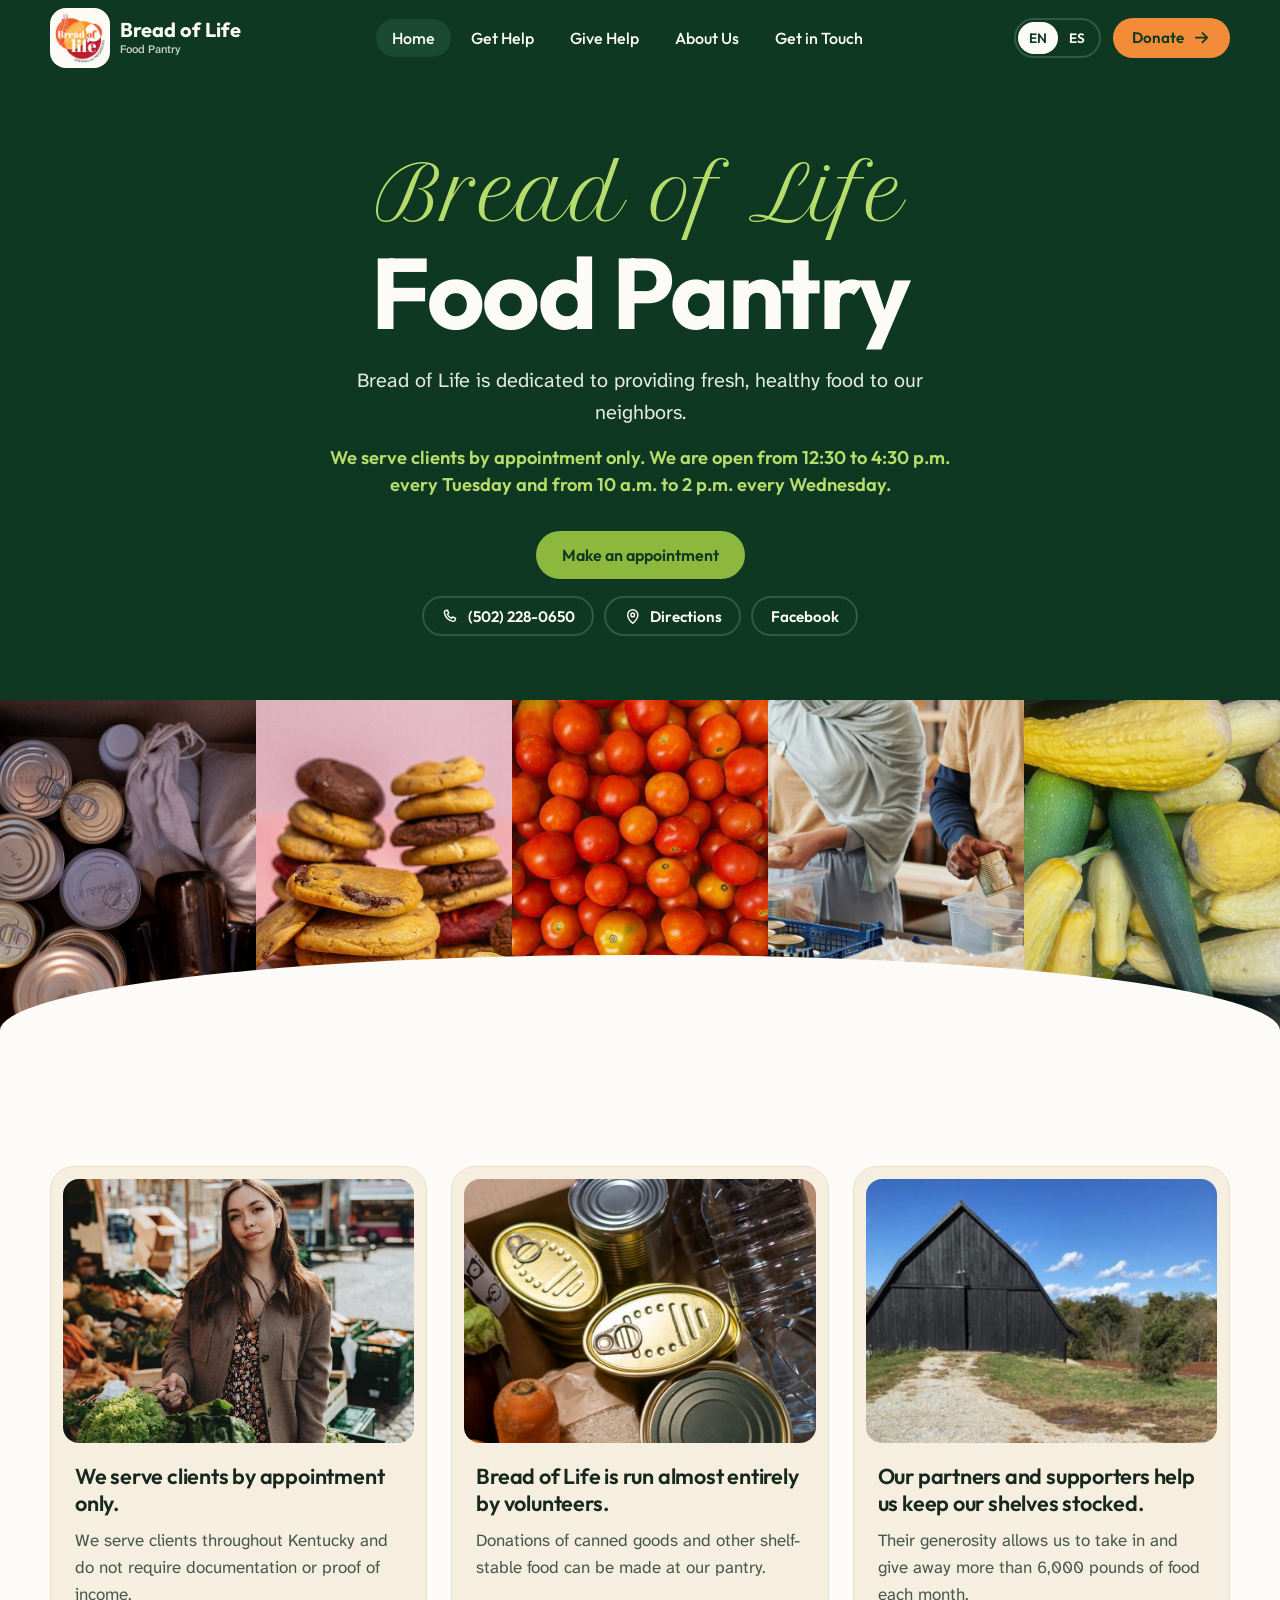
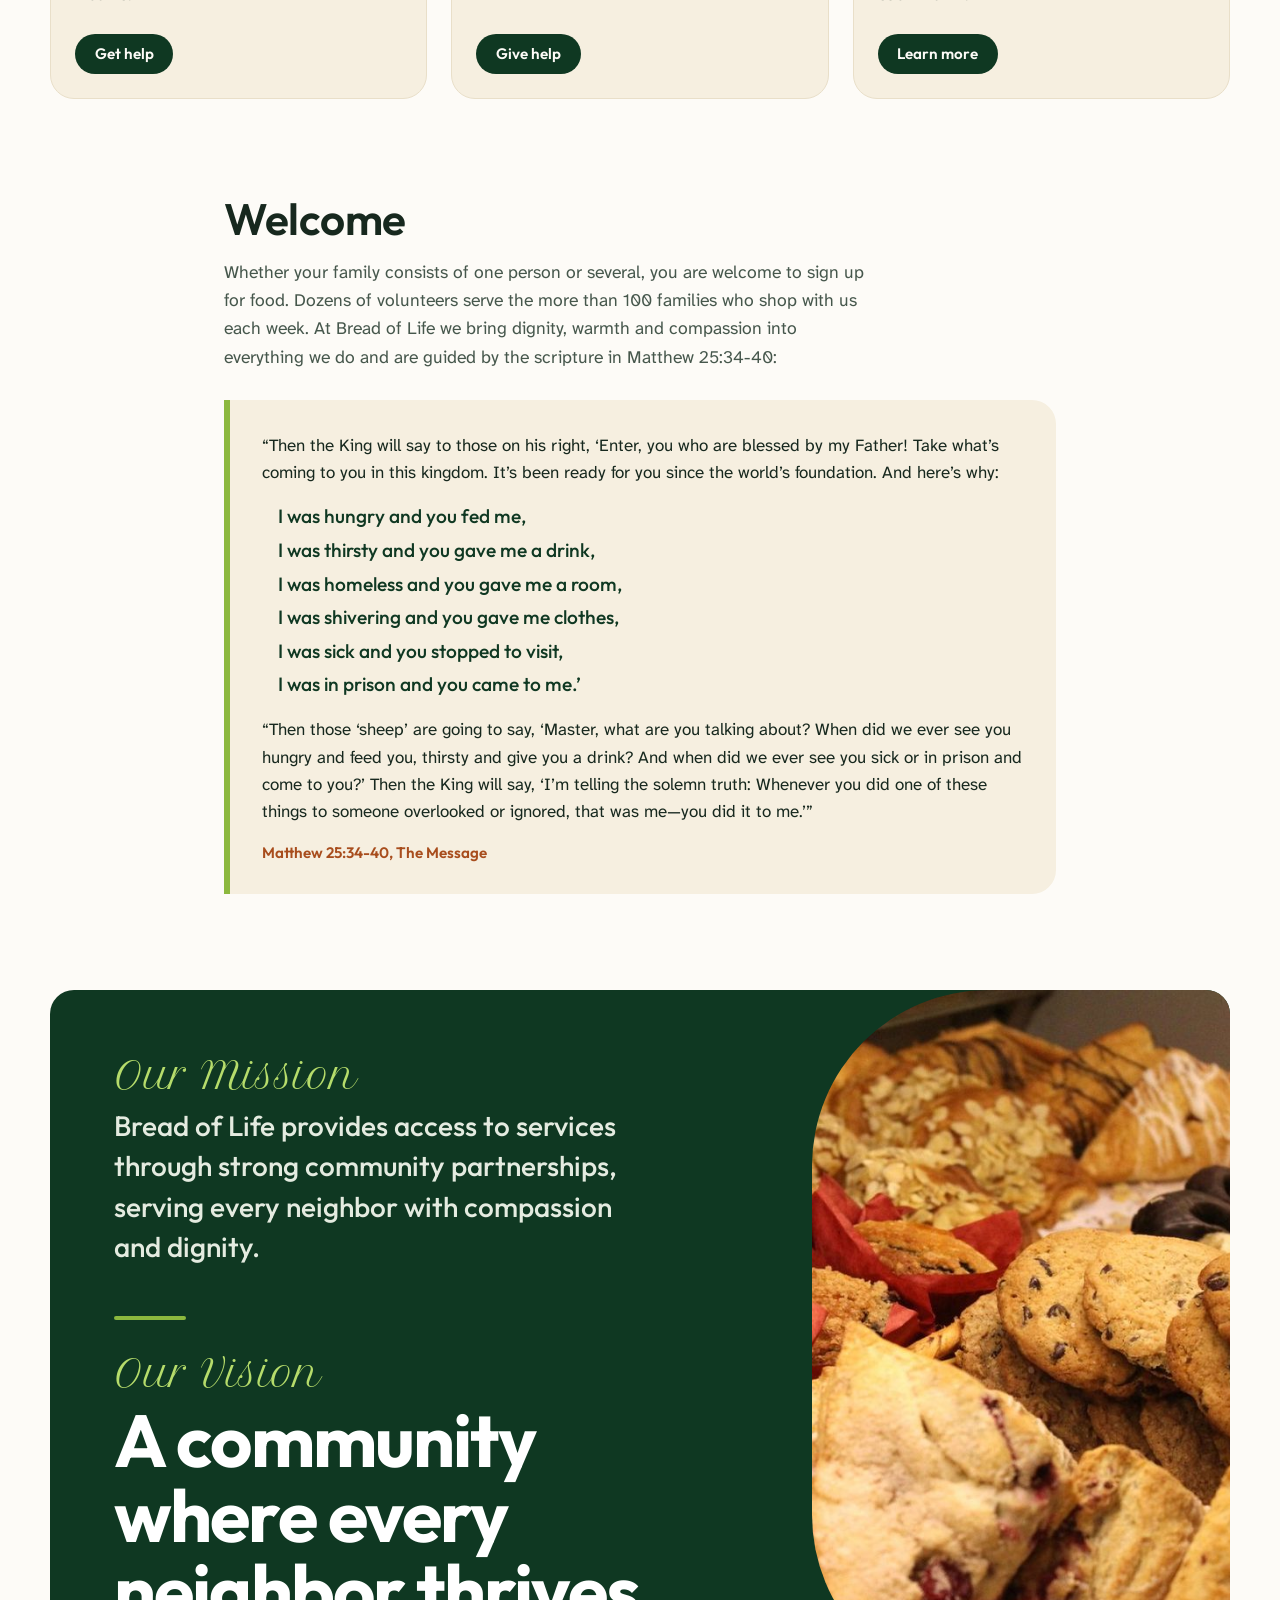
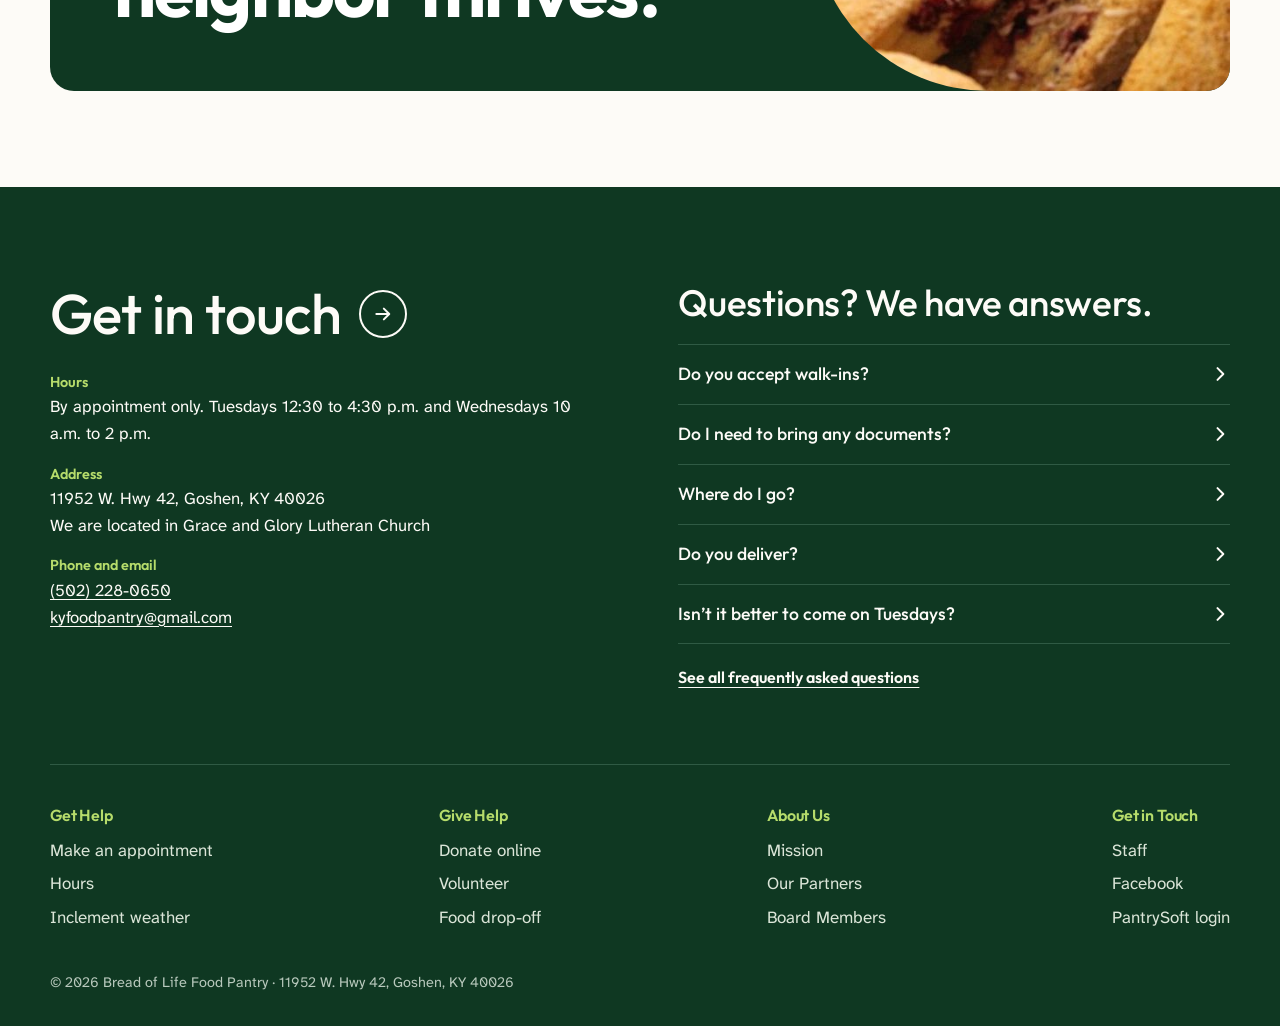
<file: index.html>
<!doctype html>
<html lang="en">
<head>
  <meta charset="utf-8">
  <meta name="viewport" content="width=device-width, initial-scale=1">
  <title>Bread of Life Food Pantry | Goshen, KY</title>
  <meta name="description" content="Bread of Life is dedicated to providing fresh, healthy food to our neighbors. By appointment only, Tuesdays 12:30 to 4:30 p.m. and Wednesdays 10 a.m. to 2 p.m. in Goshen, Kentucky.">
  <link rel="canonical" href="https://kyfoodpantry.org/">
  <meta property="og:title" content="Bread of Life Food Pantry | Goshen, KY">
  <meta property="og:description" content="Bread of Life is dedicated to providing fresh, healthy food to our neighbors. By appointment only, Tuesdays 12:30 to 4:30 p.m. and Wednesdays 10 a.m. to 2 p.m. in Goshen, Kentucky.">
  <meta name="theme-color" content="#0f3822">
  <meta property="og:type" content="website">
  <meta property="og:site_name" content="Bread of Life Food Pantry">
  <link rel="preconnect" href="https://fonts.googleapis.com">
  <link rel="preconnect" href="https://fonts.gstatic.com" crossorigin>
  <link href="https://fonts.googleapis.com/css2?family=Atkinson+Hyperlegible+Next:wght@400;500;600;700&family=Outfit:wght@400;500;600;700&family=Petit+Formal+Script&display=swap" rel="stylesheet">
  <link rel="stylesheet" href="assets/css/styles.css">
  <link rel="stylesheet" href="assets/css/pages.css">
  <script>if (!("CSSViewTransitionRule" in window)) document.documentElement.classList.add("vt-fallback");</script>
  <script type="application/ld+json">
  {
    "@context": "https://schema.org",
    "@type": "FoodBank",
    "name": "Bread of Life Food Pantry",
    "url": "https://kyfoodpantry.org/",
    "telephone": "+1-502-228-0650",
    "email": "kyfoodpantry@gmail.com",
    "address": { "@type": "PostalAddress", "streetAddress": "11952 W. Hwy 42", "addressLocality": "Goshen", "addressRegion": "KY", "postalCode": "40026", "addressCountry": "US" },
    "openingHoursSpecification": [
      { "@type": "OpeningHoursSpecification", "dayOfWeek": "Tuesday", "opens": "12:30", "closes": "16:30" },
      { "@type": "OpeningHoursSpecification", "dayOfWeek": "Wednesday", "opens": "10:00", "closes": "14:00" }
    ],
    "sameAs": ["https://www.facebook.com/breadoflifegoshenky/"]
  }
  </script>
</head>
<body>
  <a class="skip" href="#main" data-es="Saltar al contenido">Skip to content</a>
  <!-- Shared SVG icons (functional UI icons only; no decorative clip art) -->
  <svg width="0" height="0" style="position:absolute" aria-hidden="true" focusable="false">
    <defs>
      <symbol id="i-arrow" viewBox="0 0 24 24"><path d="M4 12h15M13 5.5 19.5 12 13 18.5" fill="none" stroke="currentColor" stroke-width="2.4" stroke-linecap="round" stroke-linejoin="round"/></symbol>
      <symbol id="i-next" viewBox="0 0 24 24"><path d="m9 5 7 7-7 7" fill="none" stroke="currentColor" stroke-width="2.4" stroke-linecap="round" stroke-linejoin="round"/></symbol>
      <symbol id="i-prev" viewBox="0 0 24 24"><path d="m15 5-7 7 7 7" fill="none" stroke="currentColor" stroke-width="2.4" stroke-linecap="round" stroke-linejoin="round"/></symbol>
      <symbol id="i-alert" viewBox="0 0 24 24"><path d="M12 3 2.5 20h19L12 3Z" fill="none" stroke="currentColor" stroke-width="2" stroke-linejoin="round"/><path d="M12 10v4.5M12 17.2v.1" stroke="currentColor" stroke-width="2.4" stroke-linecap="round"/></symbol>
      <symbol id="i-phone" viewBox="0 0 24 24"><path d="M6.6 3.5 9 3l1.6 4.2-1.9 1.4a11 11 0 0 0 5.7 5.7l1.4-1.9L20 14l-.5 2.4a2.5 2.5 0 0 1-2.5 2A14 14 0 0 1 4.6 6a2.5 2.5 0 0 1 2-2.5Z" fill="none" stroke="currentColor" stroke-width="2" stroke-linejoin="round"/></symbol>
      <symbol id="i-pin" viewBox="0 0 24 24"><path d="M12 21s7-6 7-11.5A7 7 0 0 0 5 9.5C5 15 12 21 12 21Z" fill="none" stroke="currentColor" stroke-width="2" stroke-linejoin="round"/><circle cx="12" cy="9.5" r="2.5" fill="none" stroke="currentColor" stroke-width="2"/></symbol>
      <symbol id="i-check" viewBox="0 0 24 24"><path d="m5 12.5 4.5 4.5L19 7.5" fill="none" stroke="currentColor" stroke-width="2.6" stroke-linecap="round" stroke-linejoin="round"/></symbol>
    </defs>
  </svg>
  <!-- Weather closure banner: shown when SITE.weather.active is true (or with ?demo=weather) -->
  <div class="weather" id="weather" role="status" hidden>
    <div class="wrap">
      <svg aria-hidden="true"><use href="#i-alert"/></svg>
      <div>
        <p><strong id="weather-title"></strong></p>
        <p id="weather-detail"></p>
        <p id="weather-makeup"></p>
      </div>
    </div>
  </div>
  <header class="site-header">
    <div class="wrap">
      <a class="brand" href="index.html" aria-label="Bread of Life Food Pantry, home">
        <img class="brand-logo" src="assets/img/logo-sm.png" alt="" width="240" height="236">
        <span>Bread of Life<small data-es="Despensa de alimentos">Food Pantry</small></span>
      </a>

      <nav class="nav" id="nav" aria-label="Main">
        <a href="index.html" aria-current="page" data-es="Inicio">Home</a>
        <a href="get-help.html" data-es="Recibir ayuda">Get Help</a>
        <a href="give-help.html" data-es="Ayudar">Give Help</a>
        <a href="about.html" data-es="Nosotros">About Us</a>
        <a href="contact.html" data-es="Contacto">Get in Touch</a>
        <a class="btn btn-orange nav-donate" href="#" data-donate><span data-es="Donar">Donate</span><svg aria-hidden="true"><use href="#i-arrow"/></svg></a>
      </nav>

      <div class="header-actions">
        <div class="lang" role="group" aria-label="Language">
          <button type="button" data-lang="en" aria-pressed="true" lang="en">EN</button>
          <button type="button" data-lang="es" aria-pressed="false" lang="es">ES</button>
        </div>
        <a class="btn btn-orange btn-sm" href="#" data-donate><span data-es="Donar">Donate</span><svg aria-hidden="true"><use href="#i-arrow"/></svg></a>
        <button class="menu-toggle" type="button" aria-expanded="false" aria-controls="nav" data-es="Menú">Menu</button>
      </div>
    </div>
  </header>

  <main id="main">
<!-- Hero. Copy is from the client's "web copy" document. Hours format: no zeros (10 a.m., not 10:00 a.m.), always a.m./p.m. -->
    <section class="hero" aria-labelledby="hero-title">
      <div class="wrap">
        <h1 id="hero-title">
          <span class="script">Bread of Life</span>
          <span class="h1-main" data-es="Despensa de Alimentos">Food Pantry</span>
        </h1>
        <p class="lede" data-es="Bread of Life se dedica a ofrecer alimentos frescos y saludables a nuestros vecinos.">Bread of Life is dedicated to providing fresh, healthy food to our neighbors.</p>
        <p class="hours-line" data-es="Atendemos a los clientes solo con cita. Abrimos de 12:30 a 4:30 p. m. todos los martes y de 10 a. m. a 2 p. m. todos los miércoles.">We serve clients by appointment only. We are open from 12:30 to 4:30 p.m. every Tuesday and from 10 a.m. to 2 p.m. every Wednesday.</p>
        <div class="hero-ctas">
          <a class="btn btn-lime" href="#" data-appointment data-es="Hacer una cita">Make an appointment</a>
        </div>
        <div class="hero-quick">
          <a class="btn btn-ghost-light btn-sm" href="#" data-tel><svg aria-hidden="true"><use href="#i-phone"/></svg><span data-phone></span></a>
          <a class="btn btn-ghost-light btn-sm" href="#" data-directions><svg aria-hidden="true"><use href="#i-pin"/></svg><span data-es="Cómo llegar">Directions</span></a>
          <a class="btn btn-ghost-light btn-sm" href="#" data-facebook>Facebook</a>
        </div>
      </div>

      <!-- Stock photos are placeholders (see data/photo-credits.md). Tomatoes and squash are the pantry's own photos. -->
      <div class="photo-band">
        <img src="assets/img/canned.jpg" alt="Canned goods and jars packed in a donation box" width="1200" height="800" fetchpriority="high">
        <img src="assets/img/cookies.jpg" alt="A stack of assorted cookies" width="1000" height="1250">
        <img src="assets/img/tomatoes.jpg" alt="Ripe red tomatoes" width="768" height="1024">
        <img src="assets/img/volunteers.jpg" alt="Volunteers sorting bread and canned food into crates" width="1200" height="800" style="object-position: 55% 80%">
        <img src="assets/img/squash.jpg" alt="Yellow squash and zucchini" width="600" height="800">
      </div>
    </section>

    <!-- Get help / Give help / Learn more: each leads to its page -->
    <section class="section on-cream" aria-label="Get help, give help, or learn more">
      <div class="wrap">
        <div class="cards">
          <article class="card">
            <div class="card-img">
              <img src="assets/img/shopper.jpg" alt="A woman choosing fresh vegetables at a market stall" width="1200" height="800" loading="lazy" style="object-position: 56% 30%">
            </div>
            <div class="card-body">
              <h3 data-es="Atendemos a los clientes solo con cita.">We serve clients by appointment only.</h3>
              <p data-es="Atendemos a clientes en todo Kentucky y no pedimos documentos ni comprobante de ingresos.">We serve clients throughout Kentucky and do not require documentation or proof of income.</p>
              <a class="btn btn-forest btn-sm" href="get-help.html" data-es="Recibir ayuda">Get help</a>
            </div>
          </article>
          <article class="card">
            <div class="card-img">
              <img src="assets/img/donation-box.jpg" alt="A donation box with canned goods, carrots and oranges" width="900" height="1350" loading="lazy" style="object-position: 50% 40%">
            </div>
            <div class="card-body">
              <h3 data-es="Bread of Life funciona casi por completo con voluntarios.">Bread of Life is run almost entirely by volunteers.</h3>
              <p data-es="Las donaciones de alimentos enlatados y otros alimentos no perecederos se pueden dejar en nuestra despensa.">Donations of canned goods and other shelf-stable food can be made at our pantry.</p>
              <a class="btn btn-forest btn-sm" href="give-help.html" data-es="Dar ayuda">Give help</a>
            </div>
          </article>
          <article class="card">
            <div class="card-img">
              <img src="assets/img/barn.jpg" alt="A black barn on a gravel drive under a blue sky" width="1170" height="1010" loading="lazy" style="object-position: 30% 50%">
            </div>
            <div class="card-body">
              <h3 data-es="Nuestros socios y colaboradores nos ayudan a mantener surtidos los estantes.">Our partners and supporters help us keep our shelves stocked.</h3>
              <p data-es="Su generosidad nos permite recibir y repartir más de 6,000 libras de alimentos cada mes.">Their generosity allows us to take in and give away more than 6,000 pounds of food each month.</p>
              <a class="btn btn-forest btn-sm" href="about.html" data-es="Saber más">Learn more</a>
            </div>
          </article>
        </div>
      </div>
    </section>

    <!-- Welcome message and scripture (client web copy, Home Page). Scripture stays in English in both languages. -->
    <section class="section on-cream welcome" style="padding-top:0" aria-labelledby="welcome-title">
      <div class="wrap narrow">
        <h2 id="welcome-title" data-es="Bienvenidos">Welcome</h2>
        <p class="prose" data-es="Ya sea que su familia tenga una persona o varias, es bienvenida a inscribirse para recibir alimentos. Docenas de voluntarios atienden a las más de 100 familias que compran con nosotros cada semana. En Bread of Life ponemos dignidad, calidez y compasión en todo lo que hacemos, y nos guía la Escritura de Mateo 25:34-40:">Whether your family consists of one person or several, you are welcome to sign up for food. Dozens of volunteers serve the more than 100 families who shop with us each week. At Bread of Life we bring dignity, warmth and compassion into everything we do and are guided by the scripture in Matthew 25:34-40:</p>
        <!-- TODO(client): confirm permission/attribution line for quoting The Message (NavPress/Tyndale). -->
        <blockquote class="scripture-quote" lang="en">
          <p>“Then the King will say to those on his right, ‘Enter, you who are blessed by my Father! Take what’s coming to you in this kingdom. It’s been ready for you since the world’s foundation. And here’s why:</p>
          <p class="verse-lines">I was hungry and you fed me,<br>I was thirsty and you gave me a drink,<br>I was homeless and you gave me a room,<br>I was shivering and you gave me clothes,<br>I was sick and you stopped to visit,<br>I was in prison and you came to me.’</p>
          <p>“Then those ‘sheep’ are going to say, ‘Master, what are you talking about? When did we ever see you hungry and feed you, thirsty and give you a drink? And when did we ever see you sick or in prison and come to you?’ Then the King will say, ‘I’m telling the solemn truth: Whenever you did one of these things to someone overlooked or ignored, that was me—you did it to me.’”</p>
          <footer>Matthew 25:34-40, The Message</footer>
        </blockquote>
      </div>
    </section>

    <!-- Mission and vision: last block on Home, nothing below it (client note) -->
    <section class="section on-cream mission-band" id="mission" aria-labelledby="mission-title">
      <div class="wrap">
        <div class="mv">
          <div class="mv-text">
            <h2 class="mv-label" id="mission-title"><span class="script" data-es="Nuestra misión">Our Mission</span></h2>
            <p class="mv-mission" data-es="Bread of Life ofrece acceso a servicios mediante alianzas comunitarias sólidas, atendiendo a cada vecino con compasión y dignidad.">Bread of Life provides access to services through strong community partnerships, serving every neighbor with compassion and dignity.</p>
            <hr class="mv-rule">
            <h2 class="mv-label"><span class="script" data-es="Nuestra visión">Our Vision</span></h2>
            <p class="mv-vision" data-es="Una comunidad donde cada vecino prospera.">A community where every neighbor thrives.</p>
          </div>
          <div class="mv-photo">
            <img src="assets/img/bakery.jpg" alt="A tray of freshly baked cookies, scones and muffins" width="1200" height="800" loading="lazy" style="object-position: 62% 50%">
          </div>
        </div>
      </div>
    </section>
  </main>

  <footer class="site-footer">
    <div class="wrap">
      <div class="footer-top">
        <div class="footer-cta" id="contact-footer">
          <h2><span data-es="Contáctenos">Get in touch</span>
            <a class="circle-btn" href="contact.html" aria-label="Go to the contact page"><svg aria-hidden="true"><use href="#i-arrow"/></svg></a>
          </h2>
          <dl class="contact-list">
            <div><dt data-es="Horario">Hours</dt><dd data-es="Solo con cita. Martes de 12:30 a 4:30 p. m. y miércoles de 10 a. m. a 2 p. m.">By appointment only. Tuesdays 12:30 to 4:30 p.m. and Wednesdays 10 a.m. to 2 p.m.</dd></div>
            <div><dt data-es="Dirección">Address</dt><dd>11952 W. Hwy 42, Goshen, KY 40026<br><span data-es="Estamos en la iglesia luterana Grace y Glory">We are located in Grace and Glory Lutheran Church</span></dd></div>
            <div><dt data-es="Teléfono y correo">Phone and email</dt><dd><a href="#" data-tel data-phone></a><br><a href="mailto:kyfoodpantry@gmail.com">kyfoodpantry@gmail.com</a></dd></div>
          </dl>
        </div>

        <div class="faq">
          <h2 data-es="¿Preguntas? Tenemos respuestas.">Questions? We have answers.</h2>
          <details>
            <summary><span data-es="¿Aceptan personas sin cita?">Do you accept walk-ins?</span><svg aria-hidden="true"><use href="#i-next"/></svg></summary>
            <p data-es="No. Pedimos que haga una cita, porque somos un espacio pequeño con un estacionamiento pequeño. Llame al 502-228-0650 para hacer una cita.">No. We ask that you make an appointment, because we are a small space with a small parking lot. Call 502-228-0650 to set up an appointment.</p>
          </details>
          <details>
            <summary><span data-es="¿Necesito traer documentos?">Do I need to bring any documents?</span><svg aria-hidden="true"><use href="#i-next"/></svg></summary>
            <p data-es="No. Solo pedimos información básica para poder informar a Dare To Care.">No. We just ask basic information so that we can report to Dare To Care.</p>
          </details>
          <details>
            <summary><span data-es="¿A dónde voy?">Where do I go?</span><svg aria-hidden="true"><use href="#i-next"/></svg></summary>
            <p data-es="Estamos dentro de Grace &amp; Glory, en 11952 W. Hwy 42 en Goshen, Kentucky. Es la pequeña iglesia blanca en la colina con puertas rojas. Entre por las puertas azules del costado y nuestros voluntarios lo recibirán.">We are located inside Grace &amp; Glory at 11952 W. Hwy 42 in Goshen, Kentucky. It’s the little white church on the hill with red doors. Come inside the blue side doors and our volunteers will greet you.</p>
          </details>
          <details>
            <summary><span data-es="¿Hacen entregas a domicilio?">Do you deliver?</span><svg aria-hidden="true"><use href="#i-next"/></svg></summary>
            <p data-es="No. Por ahora no tenemos la capacidad para hacerlo.">No. We just do not have the capacity to do that right now.</p>
          </details>
          <details>
            <summary><span data-es="¿No es mejor ir los martes?">Isn’t it better to come on Tuesdays?</span><svg aria-hidden="true"><use href="#i-next"/></svg></summary>
            <p data-es="No. Recibimos alimentos frescos durante toda la semana y también sacamos alimentos del almacén frío en distintos momentos ambos días. Así todos tienen la misma oportunidad de recibir alimentos frescos sin importar la hora de su cita. Nos encantaría verlo los miércoles.">No. We receive fresh foods throughout the week. We also bring foods in from cold storage throughout both pantry days at various times. This gives everyone a fair chance to receive fresh foods no matter what time your appointment is. We’d love to see you on Wednesdays.</p>
          </details>
          <p class="faq-more"><a href="get-help.html#faq" data-es="Ver todas las preguntas frecuentes">See all frequently asked questions</a></p>
        </div>
      </div>

      <nav class="footer-links" aria-label="Footer">
        <div>
          <h3 data-es="Recibir ayuda">Get Help</h3>
          <ul>
            <li><a href="#" data-appointment data-es="Hacer una cita">Make an appointment</a></li>
            <li><a href="get-help.html#hours" data-es="Horario">Hours</a></li>
            <li><a href="get-help.html#weather" data-es="Mal tiempo">Inclement weather</a></li>
          </ul>
        </div>
        <div>
          <h3 data-es="Ayudar">Give Help</h3>
          <ul>
            <li><a href="#" data-donate data-es="Donar en línea">Donate online</a></li>
            <li><a href="give-help.html#volunteer" data-es="Voluntarios">Volunteer</a></li>
            <li><a href="give-help.html#drop-off" data-es="Entregar alimentos">Food drop-off</a></li>
          </ul>
        </div>
        <div>
          <h3 data-es="Nosotros">About Us</h3>
          <ul>
            <li><a href="about.html#mission" data-es="Misión">Mission</a></li>
            <li><a href="about.html#partners" data-es="Aliados">Our Partners</a></li>
            <li><a href="about.html#board" data-es="Junta directiva">Board Members</a></li>
          </ul>
        </div>
        <div>
          <h3 data-es="Contacto">Get in Touch</h3>
          <ul>
            <li><a href="contact.html#staff" data-es="Personal">Staff</a></li>
            <li><a href="#" data-facebook>Facebook</a></li>
            <li><a href="#" data-appointment data-es="Ingreso a PantrySoft">PantrySoft login</a></li>
          </ul>
        </div>
      </nav>
      <p class="footer-base">© 2026 Bread of Life Food Pantry · 11952 W. Hwy 42, Goshen, KY 40026</p>
    </div>
  </footer>

  <script src="assets/js/config.js" blocking="render"></script>
  <script src="assets/js/site.js" blocking="render"></script>
</body>
</html>
</file>
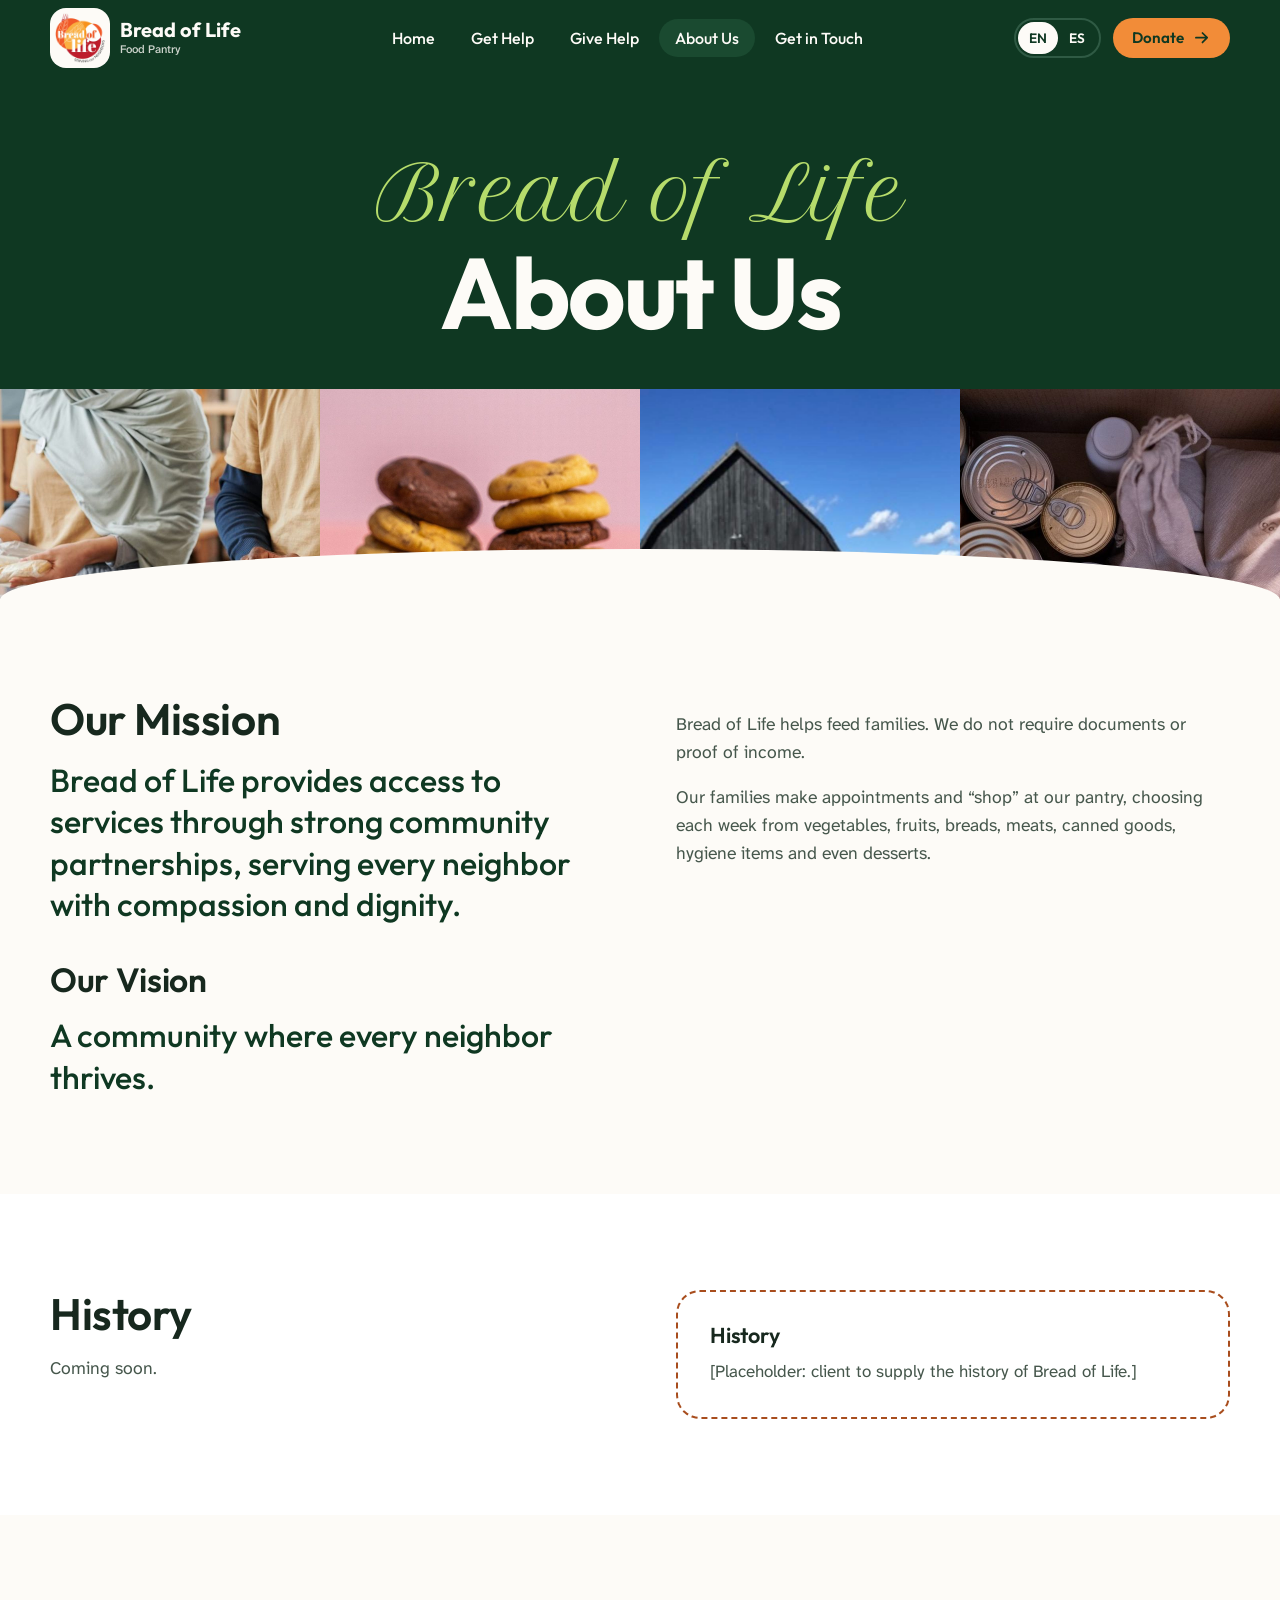
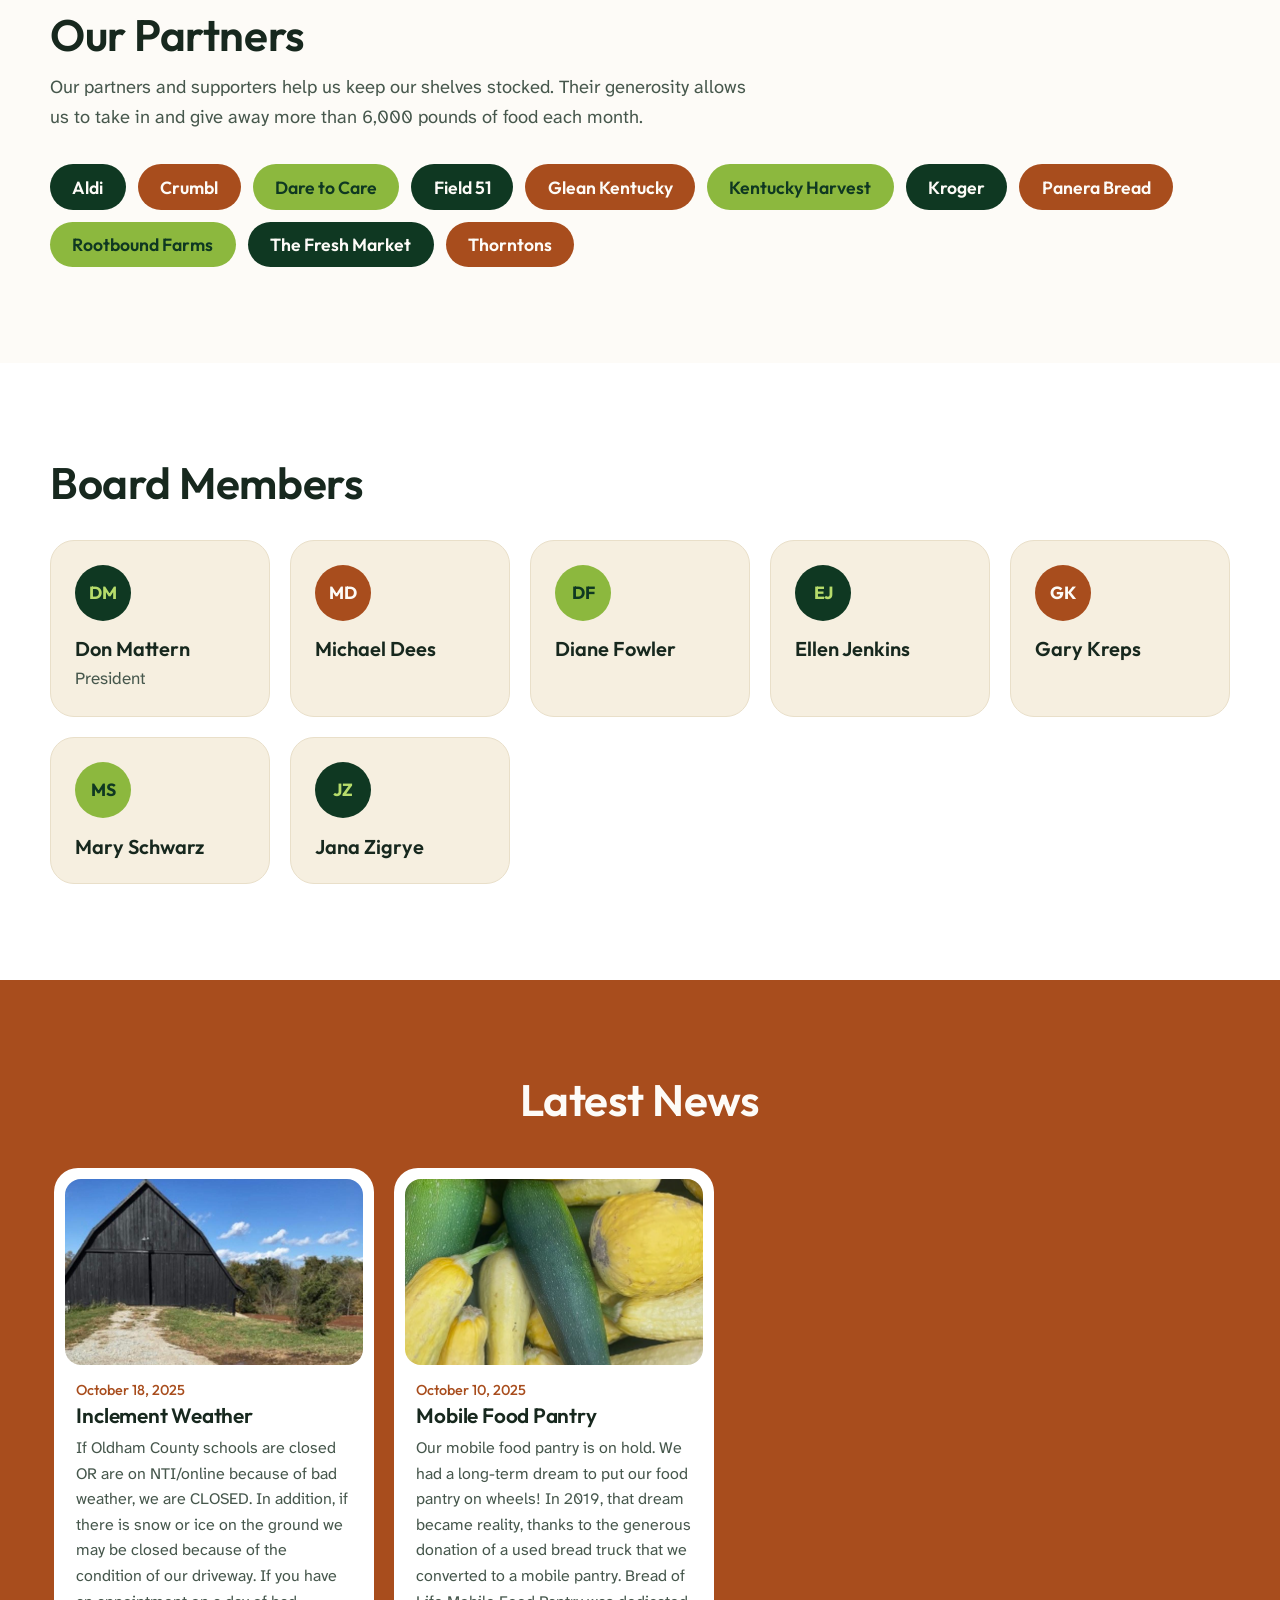
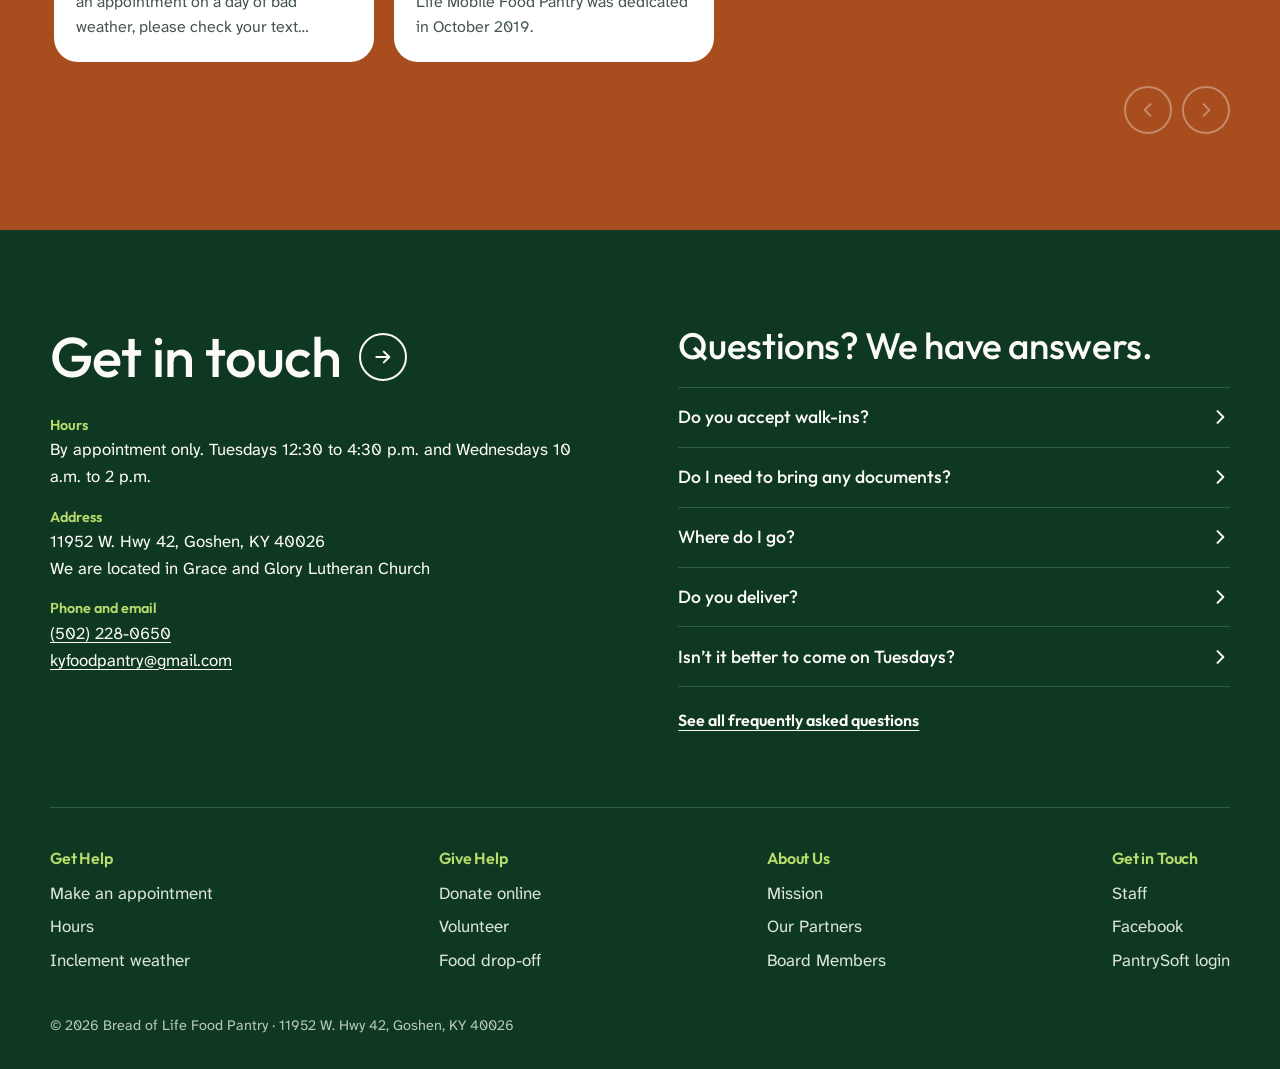
<file: about.html>
<!doctype html>
<html lang="en">
<head>
  <meta charset="utf-8">
  <meta name="viewport" content="width=device-width, initial-scale=1">
  <title>About Us | Bread of Life Food Pantry, Goshen, KY</title>
  <meta name="description" content="Bread of Life provides access to services through strong community partnerships, serving every neighbor with compassion and dignity. Meet our partners and board.">
  <link rel="canonical" href="https://kyfoodpantry.org/about.html">
  <meta property="og:title" content="About Us | Bread of Life Food Pantry, Goshen, KY">
  <meta property="og:description" content="Bread of Life provides access to services through strong community partnerships, serving every neighbor with compassion and dignity. Meet our partners and board.">
  <meta name="theme-color" content="#0f3822">
  <meta property="og:type" content="website">
  <meta property="og:site_name" content="Bread of Life Food Pantry">
  <link rel="preconnect" href="https://fonts.googleapis.com">
  <link rel="preconnect" href="https://fonts.gstatic.com" crossorigin>
  <link href="https://fonts.googleapis.com/css2?family=Atkinson+Hyperlegible+Next:wght@400;500;600;700&family=Outfit:wght@400;500;600;700&family=Petit+Formal+Script&display=swap" rel="stylesheet">
  <link rel="stylesheet" href="assets/css/styles.css">
  <link rel="stylesheet" href="assets/css/pages.css">
  <script>if (!("CSSViewTransitionRule" in window)) document.documentElement.classList.add("vt-fallback");</script>
  <script type="application/ld+json">
  {
    "@context": "https://schema.org",
    "@type": "FoodBank",
    "name": "Bread of Life Food Pantry",
    "url": "https://kyfoodpantry.org/",
    "telephone": "+1-502-228-0650",
    "email": "kyfoodpantry@gmail.com",
    "address": { "@type": "PostalAddress", "streetAddress": "11952 W. Hwy 42", "addressLocality": "Goshen", "addressRegion": "KY", "postalCode": "40026", "addressCountry": "US" },
    "openingHoursSpecification": [
      { "@type": "OpeningHoursSpecification", "dayOfWeek": "Tuesday", "opens": "12:30", "closes": "16:30" },
      { "@type": "OpeningHoursSpecification", "dayOfWeek": "Wednesday", "opens": "10:00", "closes": "14:00" }
    ],
    "sameAs": ["https://www.facebook.com/breadoflifegoshenky/"]
  }
  </script>
</head>
<body>
  <a class="skip" href="#main" data-es="Saltar al contenido">Skip to content</a>
  <!-- Shared SVG icons (functional UI icons only; no decorative clip art) -->
  <svg width="0" height="0" style="position:absolute" aria-hidden="true" focusable="false">
    <defs>
      <symbol id="i-arrow" viewBox="0 0 24 24"><path d="M4 12h15M13 5.5 19.5 12 13 18.5" fill="none" stroke="currentColor" stroke-width="2.4" stroke-linecap="round" stroke-linejoin="round"/></symbol>
      <symbol id="i-next" viewBox="0 0 24 24"><path d="m9 5 7 7-7 7" fill="none" stroke="currentColor" stroke-width="2.4" stroke-linecap="round" stroke-linejoin="round"/></symbol>
      <symbol id="i-prev" viewBox="0 0 24 24"><path d="m15 5-7 7 7 7" fill="none" stroke="currentColor" stroke-width="2.4" stroke-linecap="round" stroke-linejoin="round"/></symbol>
      <symbol id="i-alert" viewBox="0 0 24 24"><path d="M12 3 2.5 20h19L12 3Z" fill="none" stroke="currentColor" stroke-width="2" stroke-linejoin="round"/><path d="M12 10v4.5M12 17.2v.1" stroke="currentColor" stroke-width="2.4" stroke-linecap="round"/></symbol>
      <symbol id="i-phone" viewBox="0 0 24 24"><path d="M6.6 3.5 9 3l1.6 4.2-1.9 1.4a11 11 0 0 0 5.7 5.7l1.4-1.9L20 14l-.5 2.4a2.5 2.5 0 0 1-2.5 2A14 14 0 0 1 4.6 6a2.5 2.5 0 0 1 2-2.5Z" fill="none" stroke="currentColor" stroke-width="2" stroke-linejoin="round"/></symbol>
      <symbol id="i-pin" viewBox="0 0 24 24"><path d="M12 21s7-6 7-11.5A7 7 0 0 0 5 9.5C5 15 12 21 12 21Z" fill="none" stroke="currentColor" stroke-width="2" stroke-linejoin="round"/><circle cx="12" cy="9.5" r="2.5" fill="none" stroke="currentColor" stroke-width="2"/></symbol>
      <symbol id="i-check" viewBox="0 0 24 24"><path d="m5 12.5 4.5 4.5L19 7.5" fill="none" stroke="currentColor" stroke-width="2.6" stroke-linecap="round" stroke-linejoin="round"/></symbol>
    </defs>
  </svg>
  <!-- Weather closure banner: shown when SITE.weather.active is true (or with ?demo=weather) -->
  <div class="weather" id="weather" role="status" hidden>
    <div class="wrap">
      <svg aria-hidden="true"><use href="#i-alert"/></svg>
      <div>
        <p><strong id="weather-title"></strong></p>
        <p id="weather-detail"></p>
        <p id="weather-makeup"></p>
      </div>
    </div>
  </div>
  <header class="site-header">
    <div class="wrap">
      <a class="brand" href="index.html" aria-label="Bread of Life Food Pantry, home">
        <img class="brand-logo" src="assets/img/logo-sm.png" alt="" width="240" height="236">
        <span>Bread of Life<small data-es="Despensa de alimentos">Food Pantry</small></span>
      </a>

      <nav class="nav" id="nav" aria-label="Main">
        <a href="index.html" data-es="Inicio">Home</a>
        <a href="get-help.html" data-es="Recibir ayuda">Get Help</a>
        <a href="give-help.html" data-es="Ayudar">Give Help</a>
        <a href="about.html" aria-current="page" data-es="Nosotros">About Us</a>
        <a href="contact.html" data-es="Contacto">Get in Touch</a>
        <a class="btn btn-orange nav-donate" href="#" data-donate><span data-es="Donar">Donate</span><svg aria-hidden="true"><use href="#i-arrow"/></svg></a>
      </nav>

      <div class="header-actions">
        <div class="lang" role="group" aria-label="Language">
          <button type="button" data-lang="en" aria-pressed="true" lang="en">EN</button>
          <button type="button" data-lang="es" aria-pressed="false" lang="es">ES</button>
        </div>
        <a class="btn btn-orange btn-sm" href="#" data-donate><span data-es="Donar">Donate</span><svg aria-hidden="true"><use href="#i-arrow"/></svg></a>
        <button class="menu-toggle" type="button" aria-expanded="false" aria-controls="nav" data-es="Menú">Menu</button>
      </div>
    </div>
  </header>

  <main id="main">
<section class="page-hero has-band" aria-labelledby="page-title">
      <div class="wrap">
        <h1 id="page-title">
          <span class="script">Bread of Life</span>
          <span class="h1-main" data-es="Nosotros">About Us</span>
        </h1>
      </div>
      <div class="photo-band slim">
        <img src="assets/img/volunteers.jpg" alt="" width="1200" height="800" fetchpriority="high" style="object-position: 50% 80%">
        <img src="assets/img/cookies.jpg" alt="" width="1000" height="1250">
        <img src="assets/img/barn.jpg" alt="" width="1170" height="1010" style="object-position: 20% 55%">
        <img src="assets/img/canned.jpg" alt="" width="1200" height="800">
      </div>
    </section>

    <!-- Mission and vision (client web copy) -->
    <section class="section on-cream" id="mission" aria-labelledby="mission-title">
      <div class="wrap two-col">
        <div>
          <h2 id="mission-title" data-es="Nuestra misión">Our Mission</h2>
          <p class="pull" data-es="Bread of Life ofrece acceso a servicios mediante alianzas comunitarias sólidas, atendiendo a cada vecino con compasión y dignidad.">Bread of Life provides access to services through strong community partnerships, serving every neighbor with compassion and dignity.</p>
          <h2 class="sub" data-es="Nuestra visión">Our Vision</h2>
          <p class="pull" data-es="Una comunidad donde cada vecino prospera.">A community where every neighbor thrives.</p>
        </div>
        <div>
          <p class="prose" data-es="Bread of Life ayuda a alimentar a las familias. No pedimos documentos ni comprobante de ingresos.">Bread of Life helps feed families. We do not require documents or proof of income.</p>
          <p class="prose" data-es="Nuestras familias hacen citas y “compran” en nuestra despensa, escogiendo cada semana entre verduras, frutas, panes, carnes, alimentos enlatados, artículos de higiene e incluso postres.">Our families make appointments and “shop” at our pantry, choosing each week from vegetables, fruits, breads, meats, canned goods, hygiene items and even desserts.</p>
        </div>
      </div>
    </section>

    <!-- History -->
    <section class="section alt" id="history" aria-labelledby="history-title">
      <div class="wrap two-col">
        <div>
          <h2 id="history-title" data-es="Nuestra historia">History</h2>
          <p class="prose" data-es="Próximamente.">Coming soon.</p>
        </div>
        <!-- TODO(client): History text not supplied. Only known facts: founded 2012; mobile pantry dedicated Oct 2019. -->
        <div class="panel pending" data-pending>
          <h3>History</h3>
          <p>[Placeholder: client to supply the history of Bread of Life.]</p>
        </div>
      </div>
    </section>

    <!-- Partners -->
    <section class="section on-cream" id="partners" aria-labelledby="partners-title">
      <div class="wrap">
        <div class="section-head">
          <h2 id="partners-title" data-es="Nuestros socios">Our Partners</h2>
          <p data-es="Nuestros socios y colaboradores nos ayudan a mantener surtidos los estantes. Su generosidad nos permite recibir y repartir más de 6,000 libras de alimentos cada mes.">Our partners and supporters help us keep our shelves stocked. Their generosity allows us to take in and give away more than 6,000 pounds of food each month.</p>
        </div>
        <!-- TODO(client): "Supporters" list (Boy Scouts troops?, Christ Church United Methodist, Creasey Mahan Nature Preserve, Grace and Glory
             Lutheran Church, Hardscuffle Inc.?, Southeast Christian Church, St. John Community Church, others?) is still marked
             "verify" in the client's web copy, so it is not shown yet. -->
        <ul class="partners">
          <li>Aldi</li><li>Crumbl</li><li>Dare to Care</li><li>Field 51</li><li>Glean Kentucky</li><li>Kentucky Harvest</li>
          <li>Kroger</li><li>Panera Bread</li><li>Rootbound Farms</li><li>The Fresh Market</li><li>Thorntons</li>
        </ul>
      </div>
    </section>

    <!-- Impact numbers: hidden until the client verifies them (config.js > impact.verified) -->
    <section class="section numbers" id="impact" aria-labelledby="impact-title" hidden>
      <div class="wrap">
        <h2 id="impact-title"></h2>
        <ul class="numbers-list" id="impact-list"></ul>
      </div>
    </section>

    <!-- Board -->
    <section class="section alt" id="board" aria-labelledby="board-title">
      <div class="wrap">
        <div class="section-head">
          <h2 id="board-title" data-es="Junta directiva">Board Members</h2>
        </div>
        <ul class="people">
          <li><span class="avatar" aria-hidden="true">DM</span><strong>Don Mattern</strong><span data-es="Presidente">President</span></li>
          <li><span class="avatar" aria-hidden="true">MD</span><strong>Michael Dees</strong></li>
          <li><span class="avatar" aria-hidden="true">DF</span><strong>Diane Fowler</strong></li>
          <li><span class="avatar" aria-hidden="true">EJ</span><strong>Ellen Jenkins</strong></li>
          <li><span class="avatar" aria-hidden="true">GK</span><strong>Gary Kreps</strong></li>
          <li><span class="avatar" aria-hidden="true">MS</span><strong>Mary Schwarz</strong></li>
          <li><span class="avatar" aria-hidden="true">JZ</span><strong>Jana Zigrye</strong></li>
        </ul>
      </div>
    </section>

    <!-- News (shared feed) -->
    <section class="section terracotta" aria-labelledby="news-title">
      <div class="wrap">
        <div class="section-head center">
          <h2 id="news-title" data-es="Últimas noticias">Latest News</h2>
        </div>
        <div class="slider-wrap">
          <div class="slider" id="news-slider" tabindex="0" role="region" aria-label="Latest news"></div>
          <div class="slider-nav">
            <button class="circle-btn" type="button" data-slide="-1" aria-label="Previous news"><svg aria-hidden="true"><use href="#i-prev"/></svg></button>
            <button class="circle-btn" type="button" data-slide="1" aria-label="Next news"><svg aria-hidden="true"><use href="#i-next"/></svg></button>
          </div>
        </div>
      </div>
    </section>
  </main>

  <footer class="site-footer">
    <div class="wrap">
      <div class="footer-top">
        <div class="footer-cta" id="contact-footer">
          <h2><span data-es="Contáctenos">Get in touch</span>
            <a class="circle-btn" href="contact.html" aria-label="Go to the contact page"><svg aria-hidden="true"><use href="#i-arrow"/></svg></a>
          </h2>
          <dl class="contact-list">
            <div><dt data-es="Horario">Hours</dt><dd data-es="Solo con cita. Martes de 12:30 a 4:30 p. m. y miércoles de 10 a. m. a 2 p. m.">By appointment only. Tuesdays 12:30 to 4:30 p.m. and Wednesdays 10 a.m. to 2 p.m.</dd></div>
            <div><dt data-es="Dirección">Address</dt><dd>11952 W. Hwy 42, Goshen, KY 40026<br><span data-es="Estamos en la iglesia luterana Grace y Glory">We are located in Grace and Glory Lutheran Church</span></dd></div>
            <div><dt data-es="Teléfono y correo">Phone and email</dt><dd><a href="#" data-tel data-phone></a><br><a href="mailto:kyfoodpantry@gmail.com">kyfoodpantry@gmail.com</a></dd></div>
          </dl>
        </div>

        <div class="faq">
          <h2 data-es="¿Preguntas? Tenemos respuestas.">Questions? We have answers.</h2>
          <details>
            <summary><span data-es="¿Aceptan personas sin cita?">Do you accept walk-ins?</span><svg aria-hidden="true"><use href="#i-next"/></svg></summary>
            <p data-es="No. Pedimos que haga una cita, porque somos un espacio pequeño con un estacionamiento pequeño. Llame al 502-228-0650 para hacer una cita.">No. We ask that you make an appointment, because we are a small space with a small parking lot. Call 502-228-0650 to set up an appointment.</p>
          </details>
          <details>
            <summary><span data-es="¿Necesito traer documentos?">Do I need to bring any documents?</span><svg aria-hidden="true"><use href="#i-next"/></svg></summary>
            <p data-es="No. Solo pedimos información básica para poder informar a Dare To Care.">No. We just ask basic information so that we can report to Dare To Care.</p>
          </details>
          <details>
            <summary><span data-es="¿A dónde voy?">Where do I go?</span><svg aria-hidden="true"><use href="#i-next"/></svg></summary>
            <p data-es="Estamos dentro de Grace &amp; Glory, en 11952 W. Hwy 42 en Goshen, Kentucky. Es la pequeña iglesia blanca en la colina con puertas rojas. Entre por las puertas azules del costado y nuestros voluntarios lo recibirán.">We are located inside Grace &amp; Glory at 11952 W. Hwy 42 in Goshen, Kentucky. It’s the little white church on the hill with red doors. Come inside the blue side doors and our volunteers will greet you.</p>
          </details>
          <details>
            <summary><span data-es="¿Hacen entregas a domicilio?">Do you deliver?</span><svg aria-hidden="true"><use href="#i-next"/></svg></summary>
            <p data-es="No. Por ahora no tenemos la capacidad para hacerlo.">No. We just do not have the capacity to do that right now.</p>
          </details>
          <details>
            <summary><span data-es="¿No es mejor ir los martes?">Isn’t it better to come on Tuesdays?</span><svg aria-hidden="true"><use href="#i-next"/></svg></summary>
            <p data-es="No. Recibimos alimentos frescos durante toda la semana y también sacamos alimentos del almacén frío en distintos momentos ambos días. Así todos tienen la misma oportunidad de recibir alimentos frescos sin importar la hora de su cita. Nos encantaría verlo los miércoles.">No. We receive fresh foods throughout the week. We also bring foods in from cold storage throughout both pantry days at various times. This gives everyone a fair chance to receive fresh foods no matter what time your appointment is. We’d love to see you on Wednesdays.</p>
          </details>
          <p class="faq-more"><a href="get-help.html#faq" data-es="Ver todas las preguntas frecuentes">See all frequently asked questions</a></p>
        </div>
      </div>

      <nav class="footer-links" aria-label="Footer">
        <div>
          <h3 data-es="Recibir ayuda">Get Help</h3>
          <ul>
            <li><a href="#" data-appointment data-es="Hacer una cita">Make an appointment</a></li>
            <li><a href="get-help.html#hours" data-es="Horario">Hours</a></li>
            <li><a href="get-help.html#weather" data-es="Mal tiempo">Inclement weather</a></li>
          </ul>
        </div>
        <div>
          <h3 data-es="Ayudar">Give Help</h3>
          <ul>
            <li><a href="#" data-donate data-es="Donar en línea">Donate online</a></li>
            <li><a href="give-help.html#volunteer" data-es="Voluntarios">Volunteer</a></li>
            <li><a href="give-help.html#drop-off" data-es="Entregar alimentos">Food drop-off</a></li>
          </ul>
        </div>
        <div>
          <h3 data-es="Nosotros">About Us</h3>
          <ul>
            <li><a href="about.html#mission" data-es="Misión">Mission</a></li>
            <li><a href="about.html#partners" data-es="Aliados">Our Partners</a></li>
            <li><a href="about.html#board" data-es="Junta directiva">Board Members</a></li>
          </ul>
        </div>
        <div>
          <h3 data-es="Contacto">Get in Touch</h3>
          <ul>
            <li><a href="contact.html#staff" data-es="Personal">Staff</a></li>
            <li><a href="#" data-facebook>Facebook</a></li>
            <li><a href="#" data-appointment data-es="Ingreso a PantrySoft">PantrySoft login</a></li>
          </ul>
        </div>
      </nav>
      <p class="footer-base">© 2026 Bread of Life Food Pantry · 11952 W. Hwy 42, Goshen, KY 40026</p>
    </div>
  </footer>

  <script src="assets/js/config.js" blocking="render"></script>
  <script src="assets/js/site.js" blocking="render"></script>
</body>
</html>
</file>
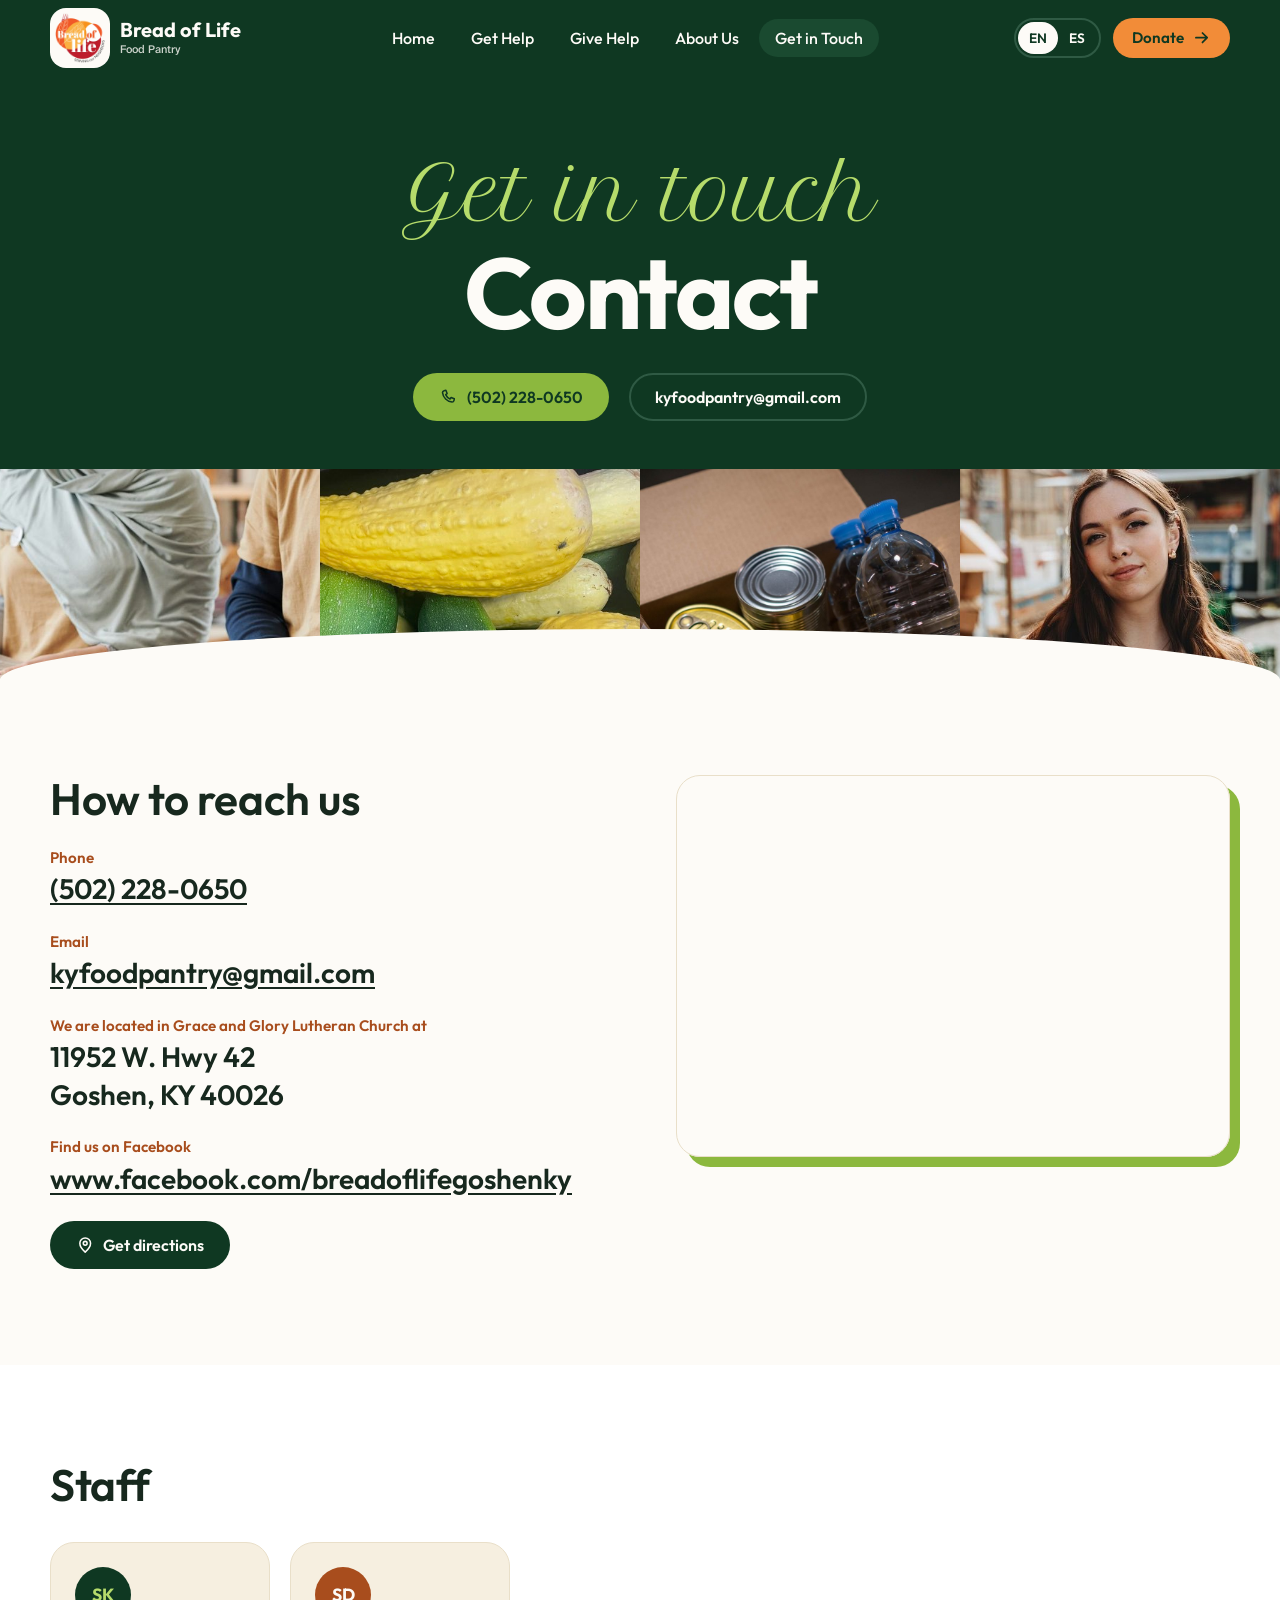
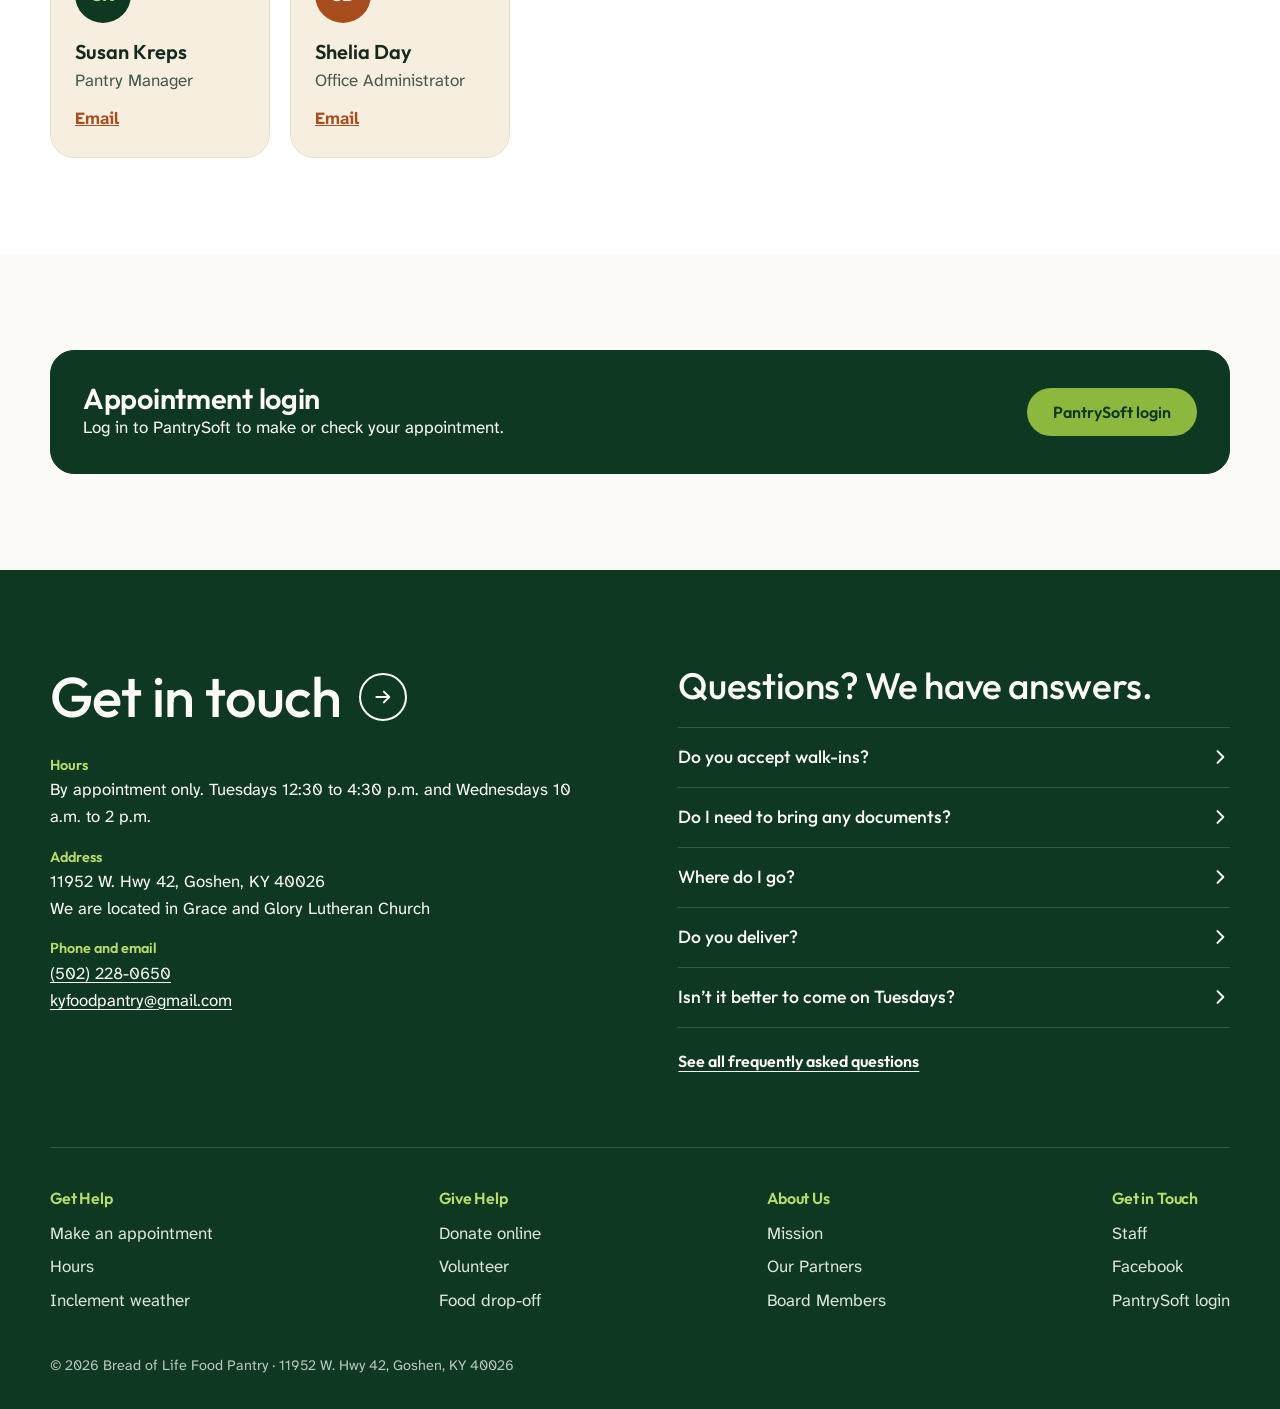
<file: contact.html>
<!doctype html>
<html lang="en">
<head>
  <meta charset="utf-8">
  <meta name="viewport" content="width=device-width, initial-scale=1">
  <title>Contact | Bread of Life Food Pantry, Goshen, KY</title>
  <meta name="description" content="Call 502.228.0650 or email kyfoodpantry@gmail.com. Bread of Life Food Pantry is in Grace and Glory Lutheran Church, 11952 W. Hwy 42, Goshen, KY 40026.">
  <link rel="canonical" href="https://kyfoodpantry.org/contact.html">
  <meta property="og:title" content="Contact | Bread of Life Food Pantry, Goshen, KY">
  <meta property="og:description" content="Call 502.228.0650 or email kyfoodpantry@gmail.com. Bread of Life Food Pantry is in Grace and Glory Lutheran Church, 11952 W. Hwy 42, Goshen, KY 40026.">
  <meta name="theme-color" content="#0f3822">
  <meta property="og:type" content="website">
  <meta property="og:site_name" content="Bread of Life Food Pantry">
  <link rel="preconnect" href="https://fonts.googleapis.com">
  <link rel="preconnect" href="https://fonts.gstatic.com" crossorigin>
  <link href="https://fonts.googleapis.com/css2?family=Atkinson+Hyperlegible+Next:wght@400;500;600;700&family=Outfit:wght@400;500;600;700&family=Petit+Formal+Script&display=swap" rel="stylesheet">
  <link rel="stylesheet" href="assets/css/styles.css">
  <link rel="stylesheet" href="assets/css/pages.css">
  <script>if (!("CSSViewTransitionRule" in window)) document.documentElement.classList.add("vt-fallback");</script>
  <script type="application/ld+json">
  {
    "@context": "https://schema.org",
    "@type": "FoodBank",
    "name": "Bread of Life Food Pantry",
    "url": "https://kyfoodpantry.org/",
    "telephone": "+1-502-228-0650",
    "email": "kyfoodpantry@gmail.com",
    "address": { "@type": "PostalAddress", "streetAddress": "11952 W. Hwy 42", "addressLocality": "Goshen", "addressRegion": "KY", "postalCode": "40026", "addressCountry": "US" },
    "openingHoursSpecification": [
      { "@type": "OpeningHoursSpecification", "dayOfWeek": "Tuesday", "opens": "12:30", "closes": "16:30" },
      { "@type": "OpeningHoursSpecification", "dayOfWeek": "Wednesday", "opens": "10:00", "closes": "14:00" }
    ],
    "sameAs": ["https://www.facebook.com/breadoflifegoshenky/"]
  }
  </script>
</head>
<body>
  <a class="skip" href="#main" data-es="Saltar al contenido">Skip to content</a>
  <!-- Shared SVG icons (functional UI icons only; no decorative clip art) -->
  <svg width="0" height="0" style="position:absolute" aria-hidden="true" focusable="false">
    <defs>
      <symbol id="i-arrow" viewBox="0 0 24 24"><path d="M4 12h15M13 5.5 19.5 12 13 18.5" fill="none" stroke="currentColor" stroke-width="2.4" stroke-linecap="round" stroke-linejoin="round"/></symbol>
      <symbol id="i-next" viewBox="0 0 24 24"><path d="m9 5 7 7-7 7" fill="none" stroke="currentColor" stroke-width="2.4" stroke-linecap="round" stroke-linejoin="round"/></symbol>
      <symbol id="i-prev" viewBox="0 0 24 24"><path d="m15 5-7 7 7 7" fill="none" stroke="currentColor" stroke-width="2.4" stroke-linecap="round" stroke-linejoin="round"/></symbol>
      <symbol id="i-alert" viewBox="0 0 24 24"><path d="M12 3 2.5 20h19L12 3Z" fill="none" stroke="currentColor" stroke-width="2" stroke-linejoin="round"/><path d="M12 10v4.5M12 17.2v.1" stroke="currentColor" stroke-width="2.4" stroke-linecap="round"/></symbol>
      <symbol id="i-phone" viewBox="0 0 24 24"><path d="M6.6 3.5 9 3l1.6 4.2-1.9 1.4a11 11 0 0 0 5.7 5.7l1.4-1.9L20 14l-.5 2.4a2.5 2.5 0 0 1-2.5 2A14 14 0 0 1 4.6 6a2.5 2.5 0 0 1 2-2.5Z" fill="none" stroke="currentColor" stroke-width="2" stroke-linejoin="round"/></symbol>
      <symbol id="i-pin" viewBox="0 0 24 24"><path d="M12 21s7-6 7-11.5A7 7 0 0 0 5 9.5C5 15 12 21 12 21Z" fill="none" stroke="currentColor" stroke-width="2" stroke-linejoin="round"/><circle cx="12" cy="9.5" r="2.5" fill="none" stroke="currentColor" stroke-width="2"/></symbol>
      <symbol id="i-check" viewBox="0 0 24 24"><path d="m5 12.5 4.5 4.5L19 7.5" fill="none" stroke="currentColor" stroke-width="2.6" stroke-linecap="round" stroke-linejoin="round"/></symbol>
    </defs>
  </svg>
  <!-- Weather closure banner: shown when SITE.weather.active is true (or with ?demo=weather) -->
  <div class="weather" id="weather" role="status" hidden>
    <div class="wrap">
      <svg aria-hidden="true"><use href="#i-alert"/></svg>
      <div>
        <p><strong id="weather-title"></strong></p>
        <p id="weather-detail"></p>
        <p id="weather-makeup"></p>
      </div>
    </div>
  </div>
  <header class="site-header">
    <div class="wrap">
      <a class="brand" href="index.html" aria-label="Bread of Life Food Pantry, home">
        <img class="brand-logo" src="assets/img/logo-sm.png" alt="" width="240" height="236">
        <span>Bread of Life<small data-es="Despensa de alimentos">Food Pantry</small></span>
      </a>

      <nav class="nav" id="nav" aria-label="Main">
        <a href="index.html" data-es="Inicio">Home</a>
        <a href="get-help.html" data-es="Recibir ayuda">Get Help</a>
        <a href="give-help.html" data-es="Ayudar">Give Help</a>
        <a href="about.html" data-es="Nosotros">About Us</a>
        <a href="contact.html" aria-current="page" data-es="Contacto">Get in Touch</a>
        <a class="btn btn-orange nav-donate" href="#" data-donate><span data-es="Donar">Donate</span><svg aria-hidden="true"><use href="#i-arrow"/></svg></a>
      </nav>

      <div class="header-actions">
        <div class="lang" role="group" aria-label="Language">
          <button type="button" data-lang="en" aria-pressed="true" lang="en">EN</button>
          <button type="button" data-lang="es" aria-pressed="false" lang="es">ES</button>
        </div>
        <a class="btn btn-orange btn-sm" href="#" data-donate><span data-es="Donar">Donate</span><svg aria-hidden="true"><use href="#i-arrow"/></svg></a>
        <button class="menu-toggle" type="button" aria-expanded="false" aria-controls="nav" data-es="Menú">Menu</button>
      </div>
    </div>
  </header>

  <main id="main">
<section class="page-hero has-band" aria-labelledby="page-title">
      <div class="wrap">
        <h1 id="page-title">
          <span class="script" data-es="Hablemos">Get in touch</span>
          <span class="h1-main" data-es="Contacto">Contact</span>
        </h1>
        <div class="hero-ctas">
          <a class="btn btn-lime" href="#" data-tel><svg aria-hidden="true"><use href="#i-phone"/></svg><span data-phone></span></a>
          <a class="btn btn-ghost-light" href="mailto:kyfoodpantry@gmail.com">kyfoodpantry@gmail.com</a>
        </div>
      </div>
      <div class="photo-band slim">
        <img src="assets/img/volunteers.jpg" alt="" width="1200" height="800" fetchpriority="high" style="object-position: 50% 80%">
        <img src="assets/img/squash.jpg" alt="" width="600" height="800">
        <img src="assets/img/donation-box.jpg" alt="" width="900" height="1350" style="object-position: 50% 40%">
        <img src="assets/img/shopper.jpg" alt="" width="1200" height="800" style="object-position: 56% 25%">
      </div>
    </section>

    <section class="section on-cream" aria-labelledby="reach-title">
      <div class="wrap two-col">
        <div>
          <h2 id="reach-title" data-es="Cómo encontrarnos">How to reach us</h2>
          <dl class="contact-big">
            <div><dt data-es="Teléfono">Phone</dt><dd><a href="#" data-tel data-phone></a></dd></div>
            <div><dt data-es="Correo electrónico">Email</dt><dd><a href="mailto:kyfoodpantry@gmail.com">kyfoodpantry@gmail.com</a></dd></div>
            <div><dt data-es="Estamos en la iglesia luterana Grace y Glory, en">We are located in Grace and Glory Lutheran Church at</dt><dd>11952 W. Hwy 42<br>Goshen, KY 40026</dd></div>
            <div><dt data-es="Encuéntrenos en Facebook">Find us on Facebook</dt><dd><a href="#" data-facebook>www.facebook.com/breadoflifegoshenky</a></dd></div>
          </dl>
          <div class="btn-row">
            <a class="btn btn-forest" href="#" data-directions><svg aria-hidden="true"><use href="#i-pin"/></svg><span data-es="Cómo llegar">Get directions</span></a>
          </div>
        </div>
        <div class="map">
          <iframe title="Map to Bread of Life Food Pantry, 11952 W Hwy 42, Goshen, KY" loading="lazy" referrerpolicy="no-referrer-when-downgrade"
            src="https://www.google.com/maps?q=11952+W+Hwy+42,+Goshen,+KY+40026&amp;output=embed"></iframe>
        </div>
      </div>
    </section>

    <!-- Staff -->
    <section class="section alt" id="staff" aria-labelledby="staff-title">
      <div class="wrap">
        <div class="section-head">
          <h2 id="staff-title" data-es="Personal">Staff</h2>
        </div>
        <!-- TODO(client): only the shared inbox is known; replace with individual addresses if the client wants them. -->
        <ul class="people">
          <li><span class="avatar" aria-hidden="true">SK</span><strong>Susan Kreps</strong><span data-es="Gerente de la despensa">Pantry Manager</span><a href="mailto:kyfoodpantry@gmail.com" data-es="Enviar correo">Email</a></li>
          <li><span class="avatar" aria-hidden="true">SD</span><strong>Shelia Day</strong><span data-es="Administradora de oficina">Office Administrator</span><a href="mailto:kyfoodpantry@gmail.com" data-es="Enviar correo">Email</a></li>
        </ul>
      </div>
    </section>

    <section class="section on-cream" aria-labelledby="ps-title">
      <div class="wrap">
        <div class="panel panel-green wide">
          <div>
            <h2 id="ps-title" data-es="Cita en línea">Appointment login</h2>
            <p data-es="Ingrese a PantrySoft para hacer o revisar su cita.">Log in to PantrySoft to make or check your appointment.</p>
          </div>
          <a class="btn btn-lime" href="#" data-appointment data-es="Ingreso a PantrySoft">PantrySoft login</a>
        </div>
      </div>
    </section>
  </main>

  <footer class="site-footer">
    <div class="wrap">
      <div class="footer-top">
        <div class="footer-cta" id="contact-footer">
          <h2><span data-es="Contáctenos">Get in touch</span>
            <a class="circle-btn" href="contact.html" aria-label="Go to the contact page"><svg aria-hidden="true"><use href="#i-arrow"/></svg></a>
          </h2>
          <dl class="contact-list">
            <div><dt data-es="Horario">Hours</dt><dd data-es="Solo con cita. Martes de 12:30 a 4:30 p. m. y miércoles de 10 a. m. a 2 p. m.">By appointment only. Tuesdays 12:30 to 4:30 p.m. and Wednesdays 10 a.m. to 2 p.m.</dd></div>
            <div><dt data-es="Dirección">Address</dt><dd>11952 W. Hwy 42, Goshen, KY 40026<br><span data-es="Estamos en la iglesia luterana Grace y Glory">We are located in Grace and Glory Lutheran Church</span></dd></div>
            <div><dt data-es="Teléfono y correo">Phone and email</dt><dd><a href="#" data-tel data-phone></a><br><a href="mailto:kyfoodpantry@gmail.com">kyfoodpantry@gmail.com</a></dd></div>
          </dl>
        </div>

        <div class="faq">
          <h2 data-es="¿Preguntas? Tenemos respuestas.">Questions? We have answers.</h2>
          <details>
            <summary><span data-es="¿Aceptan personas sin cita?">Do you accept walk-ins?</span><svg aria-hidden="true"><use href="#i-next"/></svg></summary>
            <p data-es="No. Pedimos que haga una cita, porque somos un espacio pequeño con un estacionamiento pequeño. Llame al 502-228-0650 para hacer una cita.">No. We ask that you make an appointment, because we are a small space with a small parking lot. Call 502-228-0650 to set up an appointment.</p>
          </details>
          <details>
            <summary><span data-es="¿Necesito traer documentos?">Do I need to bring any documents?</span><svg aria-hidden="true"><use href="#i-next"/></svg></summary>
            <p data-es="No. Solo pedimos información básica para poder informar a Dare To Care.">No. We just ask basic information so that we can report to Dare To Care.</p>
          </details>
          <details>
            <summary><span data-es="¿A dónde voy?">Where do I go?</span><svg aria-hidden="true"><use href="#i-next"/></svg></summary>
            <p data-es="Estamos dentro de Grace &amp; Glory, en 11952 W. Hwy 42 en Goshen, Kentucky. Es la pequeña iglesia blanca en la colina con puertas rojas. Entre por las puertas azules del costado y nuestros voluntarios lo recibirán.">We are located inside Grace &amp; Glory at 11952 W. Hwy 42 in Goshen, Kentucky. It’s the little white church on the hill with red doors. Come inside the blue side doors and our volunteers will greet you.</p>
          </details>
          <details>
            <summary><span data-es="¿Hacen entregas a domicilio?">Do you deliver?</span><svg aria-hidden="true"><use href="#i-next"/></svg></summary>
            <p data-es="No. Por ahora no tenemos la capacidad para hacerlo.">No. We just do not have the capacity to do that right now.</p>
          </details>
          <details>
            <summary><span data-es="¿No es mejor ir los martes?">Isn’t it better to come on Tuesdays?</span><svg aria-hidden="true"><use href="#i-next"/></svg></summary>
            <p data-es="No. Recibimos alimentos frescos durante toda la semana y también sacamos alimentos del almacén frío en distintos momentos ambos días. Así todos tienen la misma oportunidad de recibir alimentos frescos sin importar la hora de su cita. Nos encantaría verlo los miércoles.">No. We receive fresh foods throughout the week. We also bring foods in from cold storage throughout both pantry days at various times. This gives everyone a fair chance to receive fresh foods no matter what time your appointment is. We’d love to see you on Wednesdays.</p>
          </details>
          <p class="faq-more"><a href="get-help.html#faq" data-es="Ver todas las preguntas frecuentes">See all frequently asked questions</a></p>
        </div>
      </div>

      <nav class="footer-links" aria-label="Footer">
        <div>
          <h3 data-es="Recibir ayuda">Get Help</h3>
          <ul>
            <li><a href="#" data-appointment data-es="Hacer una cita">Make an appointment</a></li>
            <li><a href="get-help.html#hours" data-es="Horario">Hours</a></li>
            <li><a href="get-help.html#weather" data-es="Mal tiempo">Inclement weather</a></li>
          </ul>
        </div>
        <div>
          <h3 data-es="Ayudar">Give Help</h3>
          <ul>
            <li><a href="#" data-donate data-es="Donar en línea">Donate online</a></li>
            <li><a href="give-help.html#volunteer" data-es="Voluntarios">Volunteer</a></li>
            <li><a href="give-help.html#drop-off" data-es="Entregar alimentos">Food drop-off</a></li>
          </ul>
        </div>
        <div>
          <h3 data-es="Nosotros">About Us</h3>
          <ul>
            <li><a href="about.html#mission" data-es="Misión">Mission</a></li>
            <li><a href="about.html#partners" data-es="Aliados">Our Partners</a></li>
            <li><a href="about.html#board" data-es="Junta directiva">Board Members</a></li>
          </ul>
        </div>
        <div>
          <h3 data-es="Contacto">Get in Touch</h3>
          <ul>
            <li><a href="contact.html#staff" data-es="Personal">Staff</a></li>
            <li><a href="#" data-facebook>Facebook</a></li>
            <li><a href="#" data-appointment data-es="Ingreso a PantrySoft">PantrySoft login</a></li>
          </ul>
        </div>
      </nav>
      <p class="footer-base">© 2026 Bread of Life Food Pantry · 11952 W. Hwy 42, Goshen, KY 40026</p>
    </div>
  </footer>

  <script src="assets/js/config.js" blocking="render"></script>
  <script src="assets/js/site.js" blocking="render"></script>
</body>
</html>
</file>
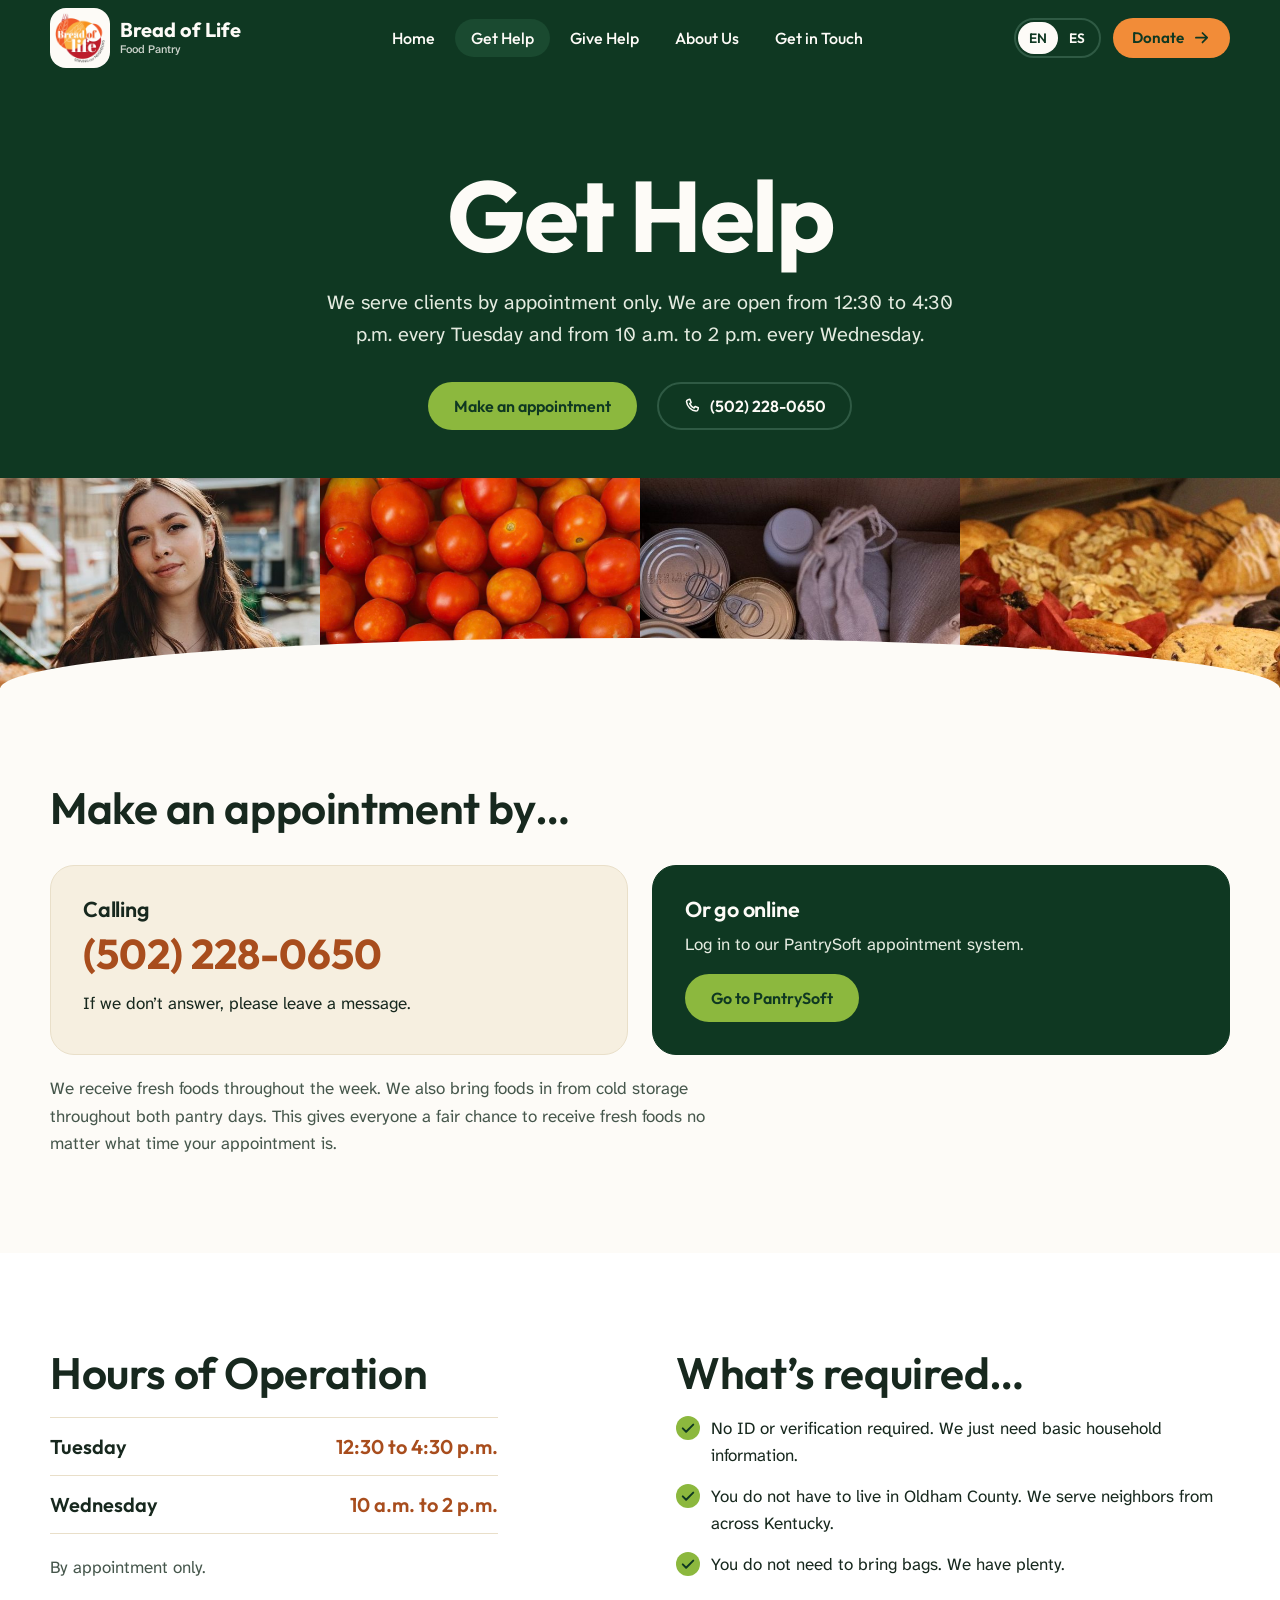
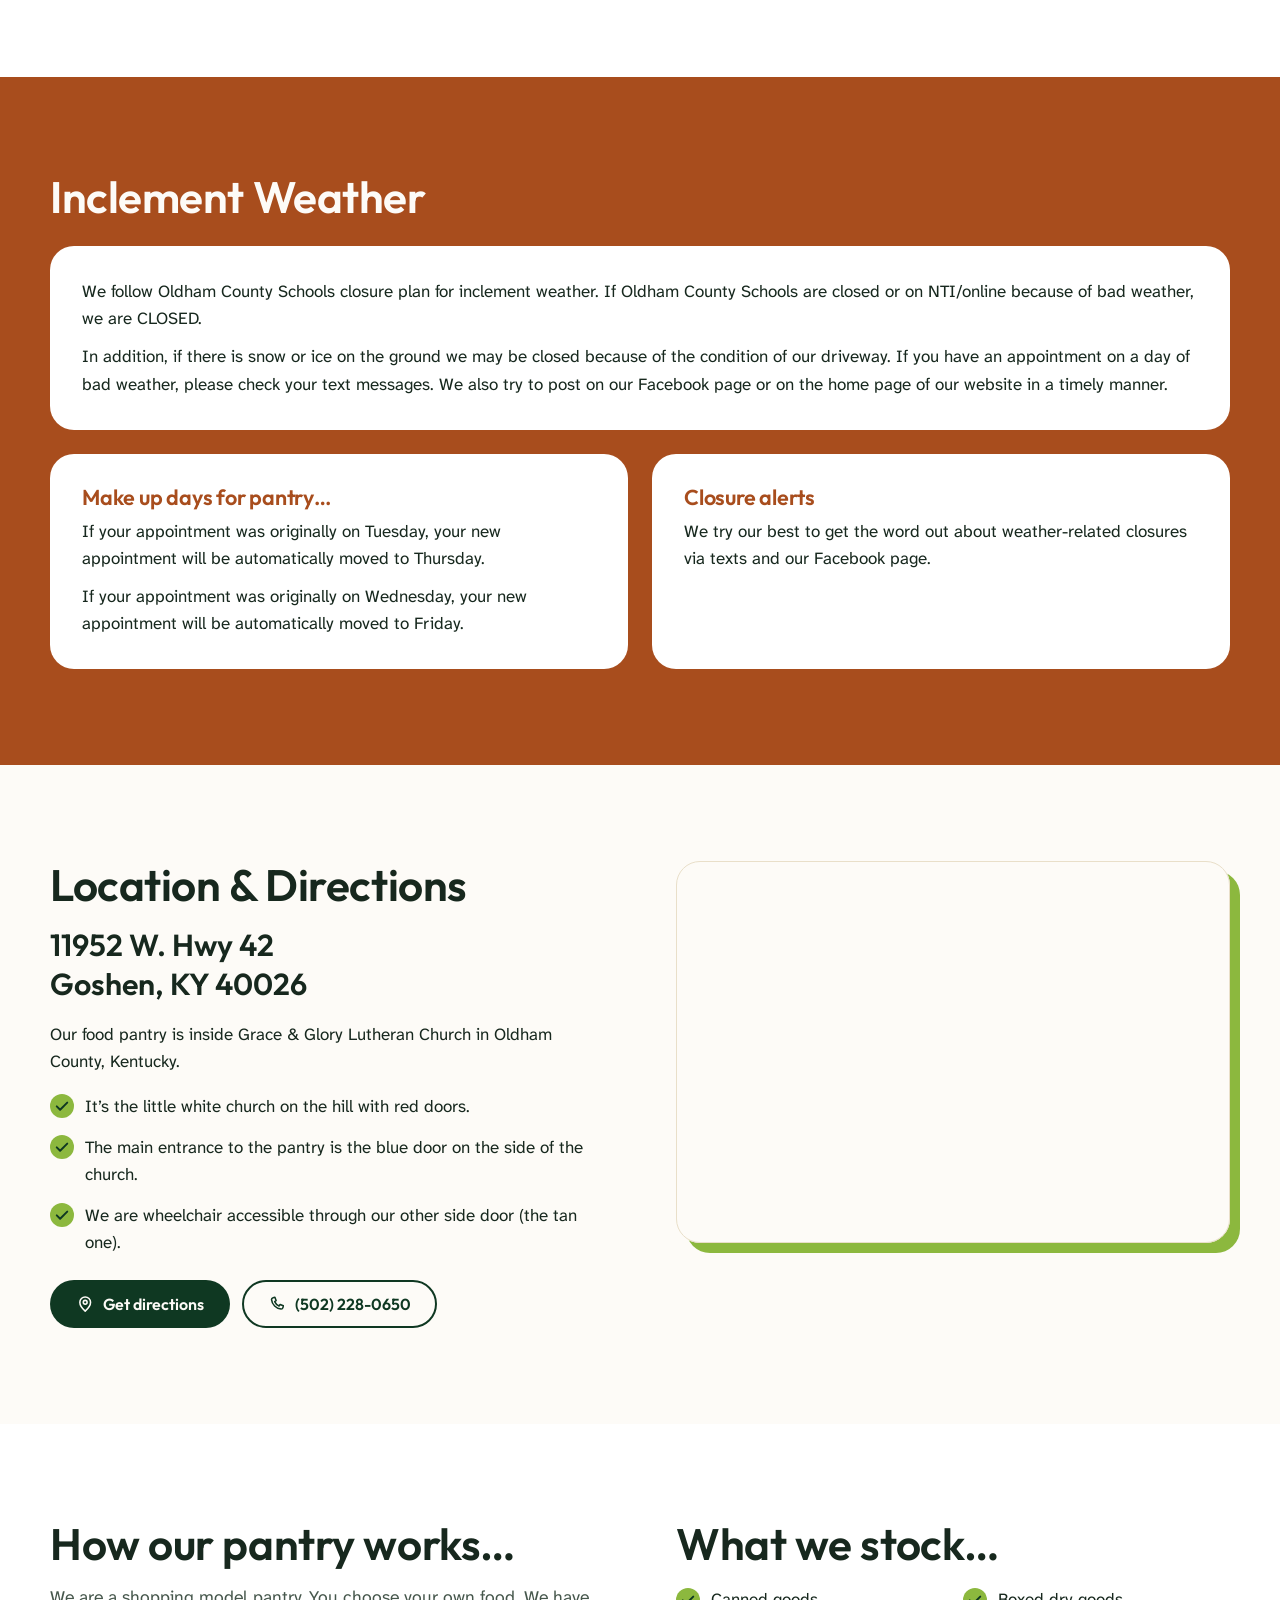
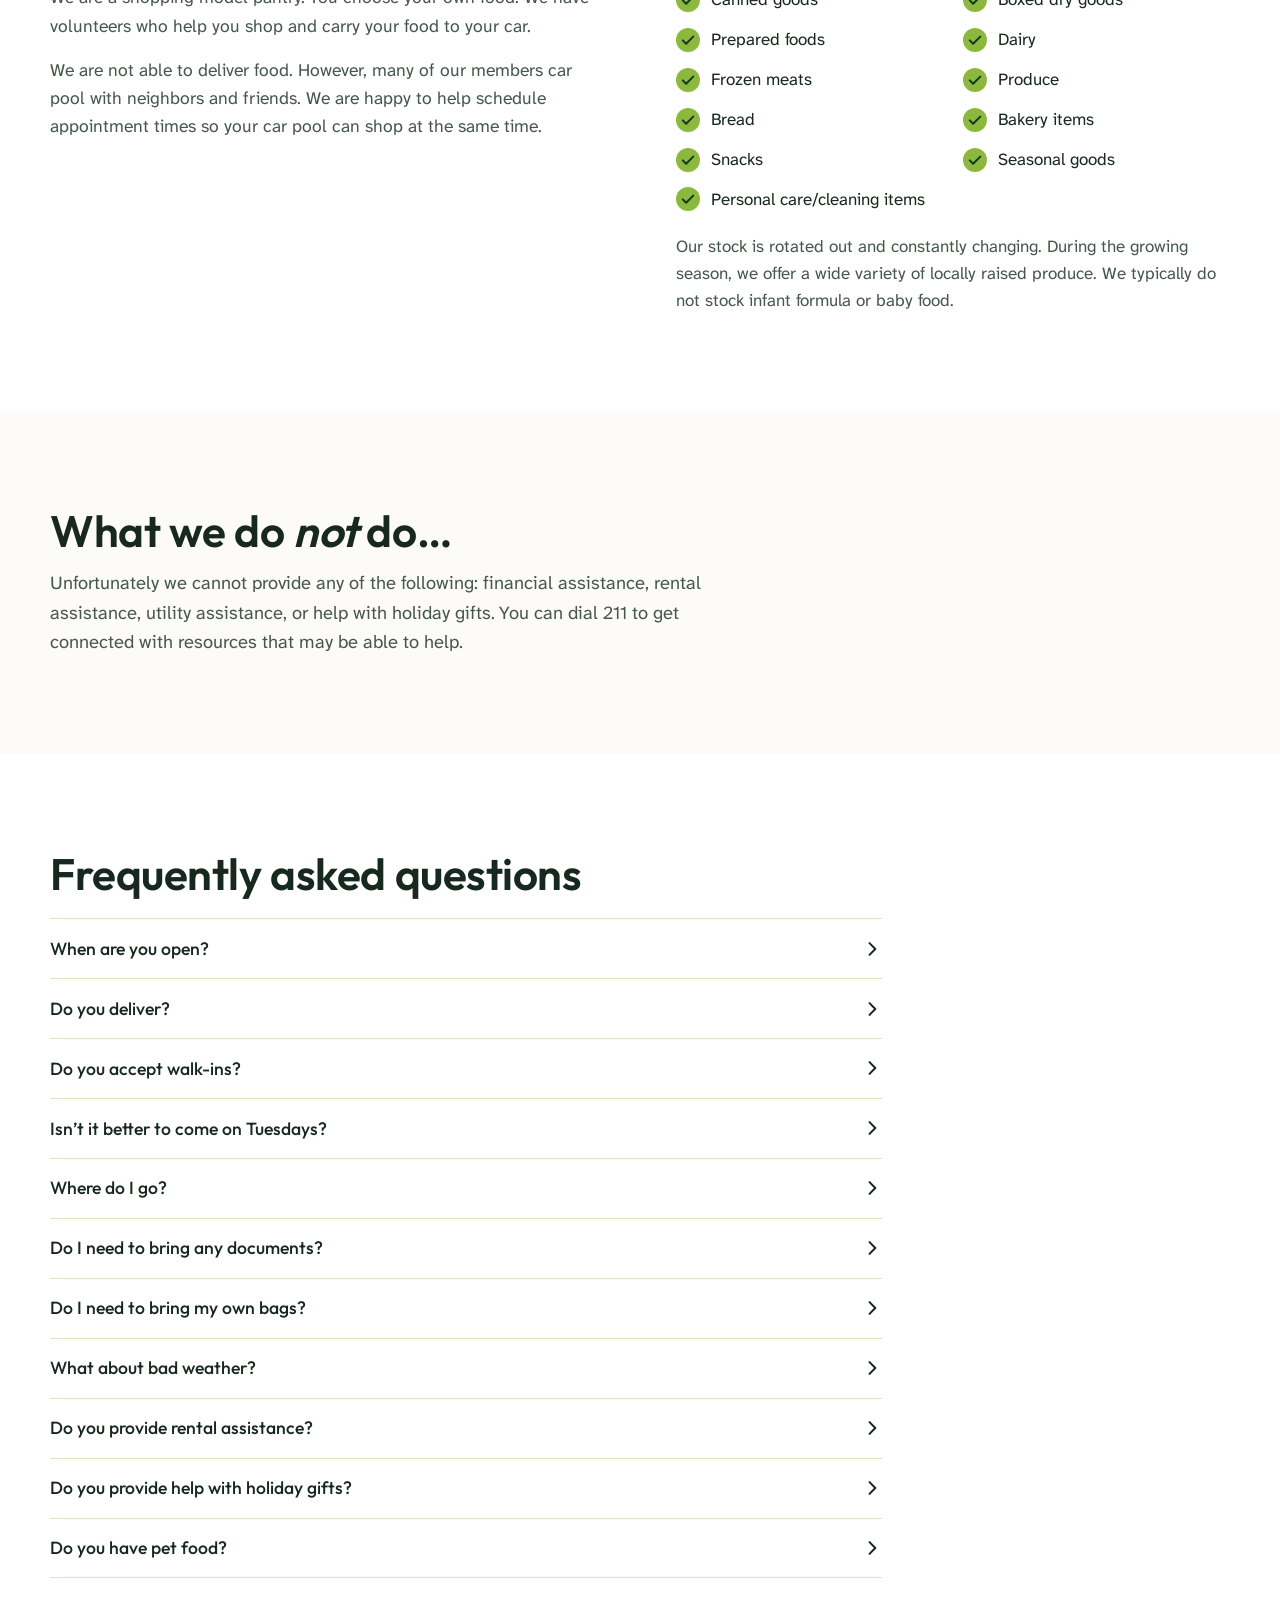
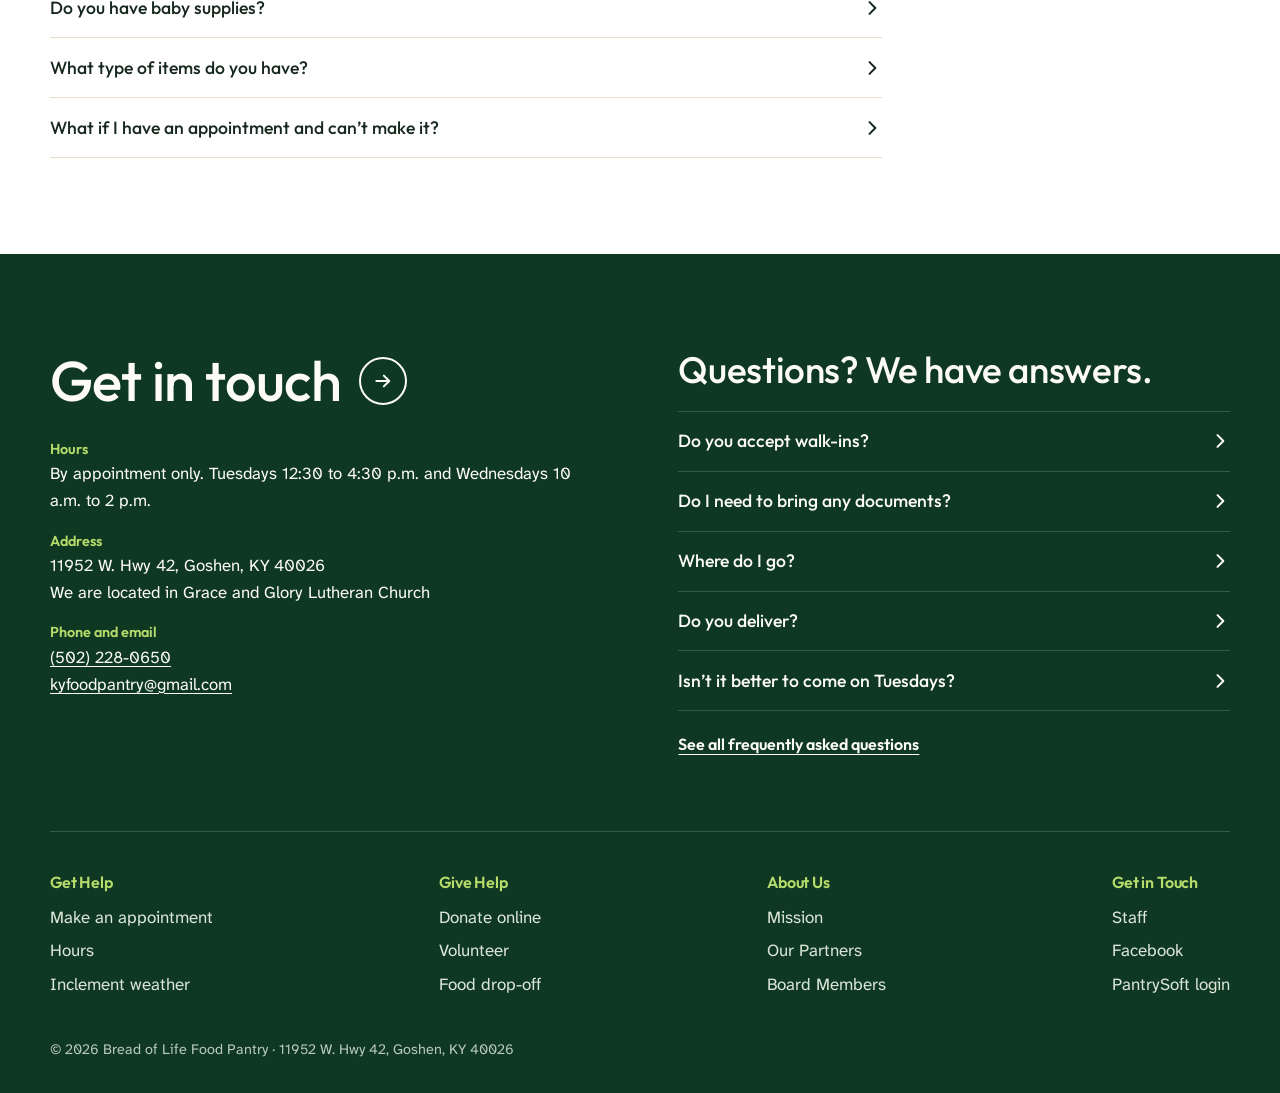
<file: get-help.html>
<!doctype html>
<html lang="en">
<head>
  <meta charset="utf-8">
  <meta name="viewport" content="width=device-width, initial-scale=1">
  <title>Get Help | Bread of Life Food Pantry, Goshen, KY</title>
  <meta name="description" content="We serve clients by appointment only. Open 12:30 to 4:30 p.m. every Tuesday and 10 a.m. to 2 p.m. every Wednesday. No documentation or proof of income required.">
  <link rel="canonical" href="https://kyfoodpantry.org/get-help.html">
  <meta property="og:title" content="Get Help | Bread of Life Food Pantry, Goshen, KY">
  <meta property="og:description" content="We serve clients by appointment only. Open 12:30 to 4:30 p.m. every Tuesday and 10 a.m. to 2 p.m. every Wednesday. No documentation or proof of income required.">
  <meta name="theme-color" content="#0f3822">
  <meta property="og:type" content="website">
  <meta property="og:site_name" content="Bread of Life Food Pantry">
  <link rel="preconnect" href="https://fonts.googleapis.com">
  <link rel="preconnect" href="https://fonts.gstatic.com" crossorigin>
  <link href="https://fonts.googleapis.com/css2?family=Atkinson+Hyperlegible+Next:wght@400;500;600;700&family=Outfit:wght@400;500;600;700&family=Petit+Formal+Script&display=swap" rel="stylesheet">
  <link rel="stylesheet" href="assets/css/styles.css">
  <link rel="stylesheet" href="assets/css/pages.css">
  <script>if (!("CSSViewTransitionRule" in window)) document.documentElement.classList.add("vt-fallback");</script>
  <script type="application/ld+json">
  {
    "@context": "https://schema.org",
    "@type": "FoodBank",
    "name": "Bread of Life Food Pantry",
    "url": "https://kyfoodpantry.org/",
    "telephone": "+1-502-228-0650",
    "email": "kyfoodpantry@gmail.com",
    "address": { "@type": "PostalAddress", "streetAddress": "11952 W. Hwy 42", "addressLocality": "Goshen", "addressRegion": "KY", "postalCode": "40026", "addressCountry": "US" },
    "openingHoursSpecification": [
      { "@type": "OpeningHoursSpecification", "dayOfWeek": "Tuesday", "opens": "12:30", "closes": "16:30" },
      { "@type": "OpeningHoursSpecification", "dayOfWeek": "Wednesday", "opens": "10:00", "closes": "14:00" }
    ],
    "sameAs": ["https://www.facebook.com/breadoflifegoshenky/"]
  }
  </script>
</head>
<body>
  <a class="skip" href="#main" data-es="Saltar al contenido">Skip to content</a>
  <!-- Shared SVG icons (functional UI icons only; no decorative clip art) -->
  <svg width="0" height="0" style="position:absolute" aria-hidden="true" focusable="false">
    <defs>
      <symbol id="i-arrow" viewBox="0 0 24 24"><path d="M4 12h15M13 5.5 19.5 12 13 18.5" fill="none" stroke="currentColor" stroke-width="2.4" stroke-linecap="round" stroke-linejoin="round"/></symbol>
      <symbol id="i-next" viewBox="0 0 24 24"><path d="m9 5 7 7-7 7" fill="none" stroke="currentColor" stroke-width="2.4" stroke-linecap="round" stroke-linejoin="round"/></symbol>
      <symbol id="i-prev" viewBox="0 0 24 24"><path d="m15 5-7 7 7 7" fill="none" stroke="currentColor" stroke-width="2.4" stroke-linecap="round" stroke-linejoin="round"/></symbol>
      <symbol id="i-alert" viewBox="0 0 24 24"><path d="M12 3 2.5 20h19L12 3Z" fill="none" stroke="currentColor" stroke-width="2" stroke-linejoin="round"/><path d="M12 10v4.5M12 17.2v.1" stroke="currentColor" stroke-width="2.4" stroke-linecap="round"/></symbol>
      <symbol id="i-phone" viewBox="0 0 24 24"><path d="M6.6 3.5 9 3l1.6 4.2-1.9 1.4a11 11 0 0 0 5.7 5.7l1.4-1.9L20 14l-.5 2.4a2.5 2.5 0 0 1-2.5 2A14 14 0 0 1 4.6 6a2.5 2.5 0 0 1 2-2.5Z" fill="none" stroke="currentColor" stroke-width="2" stroke-linejoin="round"/></symbol>
      <symbol id="i-pin" viewBox="0 0 24 24"><path d="M12 21s7-6 7-11.5A7 7 0 0 0 5 9.5C5 15 12 21 12 21Z" fill="none" stroke="currentColor" stroke-width="2" stroke-linejoin="round"/><circle cx="12" cy="9.5" r="2.5" fill="none" stroke="currentColor" stroke-width="2"/></symbol>
      <symbol id="i-check" viewBox="0 0 24 24"><path d="m5 12.5 4.5 4.5L19 7.5" fill="none" stroke="currentColor" stroke-width="2.6" stroke-linecap="round" stroke-linejoin="round"/></symbol>
    </defs>
  </svg>
  <!-- Weather closure banner: shown when SITE.weather.active is true (or with ?demo=weather) -->
  <div class="weather" id="weather" role="status" hidden>
    <div class="wrap">
      <svg aria-hidden="true"><use href="#i-alert"/></svg>
      <div>
        <p><strong id="weather-title"></strong></p>
        <p id="weather-detail"></p>
        <p id="weather-makeup"></p>
      </div>
    </div>
  </div>
  <header class="site-header">
    <div class="wrap">
      <a class="brand" href="index.html" aria-label="Bread of Life Food Pantry, home">
        <img class="brand-logo" src="assets/img/logo-sm.png" alt="" width="240" height="236">
        <span>Bread of Life<small data-es="Despensa de alimentos">Food Pantry</small></span>
      </a>

      <nav class="nav" id="nav" aria-label="Main">
        <a href="index.html" data-es="Inicio">Home</a>
        <a href="get-help.html" aria-current="page" data-es="Recibir ayuda">Get Help</a>
        <a href="give-help.html" data-es="Ayudar">Give Help</a>
        <a href="about.html" data-es="Nosotros">About Us</a>
        <a href="contact.html" data-es="Contacto">Get in Touch</a>
        <a class="btn btn-orange nav-donate" href="#" data-donate><span data-es="Donar">Donate</span><svg aria-hidden="true"><use href="#i-arrow"/></svg></a>
      </nav>

      <div class="header-actions">
        <div class="lang" role="group" aria-label="Language">
          <button type="button" data-lang="en" aria-pressed="true" lang="en">EN</button>
          <button type="button" data-lang="es" aria-pressed="false" lang="es">ES</button>
        </div>
        <a class="btn btn-orange btn-sm" href="#" data-donate><span data-es="Donar">Donate</span><svg aria-hidden="true"><use href="#i-arrow"/></svg></a>
        <button class="menu-toggle" type="button" aria-expanded="false" aria-controls="nav" data-es="Menú">Menu</button>
      </div>
    </div>
  </header>

  <main id="main">
<section class="page-hero has-band" aria-labelledby="page-title">
      <div class="wrap">
        <h1 id="page-title">
          <span class="h1-main" data-es="Recibir ayuda">Get Help</span>
        </h1>
        <p class="lede" data-es="Atendemos a los clientes solo con cita. Abrimos de 12:30 a 4:30 p. m. todos los martes y de 10 a. m. a 2 p. m. todos los miércoles.">We serve clients by appointment only. We are open from 12:30 to 4:30 p.m. every Tuesday and from 10 a.m. to 2 p.m. every Wednesday.</p>
        <div class="hero-ctas">
          <a class="btn btn-lime" href="#" data-appointment data-es="Hacer una cita">Make an appointment</a>
          <a class="btn btn-ghost-light" href="#" data-tel><svg aria-hidden="true"><use href="#i-phone"/></svg><span data-phone></span></a>
        </div>
      </div>
      <div class="photo-band slim">
        <img src="assets/img/shopper.jpg" alt="" width="1200" height="800" fetchpriority="high" style="object-position: 56% 25%">
        <img src="assets/img/tomatoes.jpg" alt="" width="768" height="1024">
        <img src="assets/img/canned.jpg" alt="" width="1200" height="800">
        <img src="assets/img/bakery.jpg" alt="" width="1200" height="800">
      </div>
    </section>

    <!-- Schedule an appointment -->
    <section class="section on-cream" id="appointment" aria-labelledby="appt-title">
      <div class="wrap">
        <div class="section-head">
          <h2 id="appt-title" data-es="Haga una cita">Make an appointment by…</h2>
        </div>
        <div class="two-panels">
          <div class="panel">
            <h3 data-es="Llamando">Calling</h3>
            <p class="big"><a href="#" data-tel data-phone></a></p>
            <p data-es="Si no podemos contestar, deje un mensaje.">If we don’t answer, please leave a message.</p>
          </div>
          <div class="panel panel-green">
            <h3 data-es="O en línea">Or go online</h3>
            <p data-es="Ingrese a nuestro sistema de citas PantrySoft.">Log in to our PantrySoft appointment system.</p>
            <a class="btn btn-lime" href="#" data-appointment data-es="Ir a PantrySoft">Go to PantrySoft</a>
          </div>
        </div>
        <p class="prose-note" data-es="Recibimos alimentos frescos durante toda la semana. También sacamos alimentos del almacén frío durante ambos días de despensa. Esto le da a todos la misma oportunidad de recibir alimentos frescos sin importar la hora de su cita.">We receive fresh foods throughout the week. We also bring foods in from cold storage throughout both pantry days. This gives everyone a fair chance to receive fresh foods no matter what time your appointment is.</p>
      </div>
    </section>

    <!-- Hours + requirements -->
    <section class="section alt" id="hours" aria-labelledby="hours-title">
      <div class="wrap two-col">
        <div>
          <h2 id="hours-title" data-es="Horario de atención">Hours of Operation</h2>
          <table class="hours-table">
            <caption class="visually-hidden">Pantry hours</caption>
            <tbody>
              <tr><th scope="row" data-es="Martes">Tuesday</th><td data-es="12:30 a 4:30 p. m.">12:30 to 4:30 p.m.</td></tr>
              <tr><th scope="row" data-es="Miércoles">Wednesday</th><td data-es="10 a. m. a 2 p. m.">10 a.m. to 2 p.m.</td></tr>
            </tbody>
          </table>
          <p class="prose-note" data-es="Solo con cita.">By appointment only.</p>
        </div>
        <div id="requirements">
          <h2 data-es="Requisitos de la cita">What’s required…</h2>
          <ul class="checklist">
            <li><svg aria-hidden="true"><use href="#i-check"/></svg><span data-es="No se requiere identificación ni verificación. Solo necesitamos información básica del hogar.">No ID or verification required. We just need basic household information.</span></li>
            <!-- TODO(client): old site listed 7 KY + 5 IN counties; brief says all of Kentucky. Confirm before launch. -->
            <li><svg aria-hidden="true"><use href="#i-check"/></svg><span data-es="No tiene que vivir en el condado de Oldham. Atendemos a vecinos de todo Kentucky.">You do not have to live in Oldham County. We serve neighbors from across Kentucky.</span></li>
            <li><svg aria-hidden="true"><use href="#i-check"/></svg><span data-es="No necesita traer bolsas. Tenemos suficientes.">You do not need to bring bags. We have plenty.</span></li>
          </ul>
        </div>
      </div>
    </section>

    <!-- Weather policy: text comes from config.js so staff can edit it -->
    <section class="section terracotta" id="weather" aria-labelledby="weather-title">
      <div class="wrap">
        <div class="section-head">
          <h2 id="weather-title" data-es="Mal tiempo">Inclement Weather</h2>
        </div>
        <div class="weather-policy" id="weather-policy"></div>
      </div>
    </section>

    <!-- Location -->
    <section class="section on-cream" id="location" aria-labelledby="loc-title">
      <div class="wrap two-col">
        <div>
          <h2 id="loc-title" data-es="Ubicación y cómo llegar">Location &amp; Directions</h2>
          <address class="address">
            11952 W. Hwy 42<br>Goshen, KY 40026
          </address>
          <p data-es="Nuestra despensa de alimentos está dentro de la iglesia luterana Grace &amp; Glory, en el condado de Oldham, Kentucky.">Our food pantry is inside Grace &amp; Glory Lutheran Church in Oldham County, Kentucky.</p>
          <ul class="checklist">
            <li><svg aria-hidden="true"><use href="#i-check"/></svg><span data-es="Es la pequeña iglesia blanca en la colina con puertas rojas.">It’s the little white church on the hill with red doors.</span></li>
            <li><svg aria-hidden="true"><use href="#i-check"/></svg><span data-es="La entrada principal de la despensa es la puerta azul al costado de la iglesia.">The main entrance to the pantry is the blue door on the side of the church.</span></li>
            <li><svg aria-hidden="true"><use href="#i-check"/></svg><span data-es="Hay acceso para sillas de ruedas por la otra puerta lateral (la beige).">We are wheelchair accessible through our other side door (the tan one).</span></li>
          </ul>
          <div class="btn-row">
            <a class="btn btn-forest" href="#" data-directions><svg aria-hidden="true"><use href="#i-pin"/></svg><span data-es="Cómo llegar">Get directions</span></a>
            <a class="btn btn-outline" href="#" data-tel><svg aria-hidden="true"><use href="#i-phone"/></svg><span data-phone></span></a>
          </div>
        </div>
        <div class="map">
          <iframe title="Map to Bread of Life Food Pantry, 11952 W Hwy 42, Goshen, KY" loading="lazy" referrerpolicy="no-referrer-when-downgrade"
            src="https://www.google.com/maps?q=11952+W+Hwy+42,+Goshen,+KY+40026&amp;output=embed"></iframe>
        </div>
      </div>
    </section>

    <!-- How it works -->
    <section class="section alt" id="how-it-works" aria-labelledby="how-title">
      <div class="wrap two-col">
        <div>
          <h2 id="how-title" data-es="Cómo funciona nuestra despensa">How our pantry works…</h2>
          <p class="prose" data-es="Somos una despensa de autoservicio. Usted elige su propia comida. Tenemos voluntarios que le ayudan a escoger y a llevar sus alimentos al auto.">We are a shopping model pantry. You choose your own food. We have volunteers who help you shop and carry your food to your car.</p>
          <p class="prose" data-es="No podemos entregar alimentos a domicilio. Sin embargo, muchos de nuestros miembros comparten el auto con vecinos y amigos. Con gusto le ayudamos a programar citas para que su grupo compre a la misma hora.">We are not able to deliver food. However, many of our members car pool with neighbors and friends. We are happy to help schedule appointment times so your car pool can shop at the same time.</p>
        </div>
        <div id="stock">
          <h2 data-es="Lo que puede escoger">What we stock…</h2>
          <ul class="checklist two">
            <li><svg aria-hidden="true"><use href="#i-check"/></svg><span data-es="Alimentos enlatados">Canned goods</span></li>
            <li><svg aria-hidden="true"><use href="#i-check"/></svg><span data-es="Productos secos en caja">Boxed dry goods</span></li>
            <li><svg aria-hidden="true"><use href="#i-check"/></svg><span data-es="Alimentos preparados">Prepared foods</span></li>
            <li><svg aria-hidden="true"><use href="#i-check"/></svg><span data-es="Lácteos">Dairy</span></li>
            <li><svg aria-hidden="true"><use href="#i-check"/></svg><span data-es="Carnes congeladas">Frozen meats</span></li>
            <li><svg aria-hidden="true"><use href="#i-check"/></svg><span data-es="Frutas y verduras frescas">Produce</span></li>
            <li><svg aria-hidden="true"><use href="#i-check"/></svg><span data-es="Pan">Bread</span></li>
            <li><svg aria-hidden="true"><use href="#i-check"/></svg><span data-es="Pasteles y pan dulce">Bakery items</span></li>
            <li><svg aria-hidden="true"><use href="#i-check"/></svg><span data-es="Bocadillos">Snacks</span></li>
            <li><svg aria-hidden="true"><use href="#i-check"/></svg><span data-es="Artículos de temporada">Seasonal goods</span></li>
            <li><svg aria-hidden="true"><use href="#i-check"/></svg><span data-es="Cuidado personal y limpieza">Personal care/cleaning items</span></li>
          </ul>
          <p class="prose-note" data-es="Nuestro inventario cambia constantemente. Durante la temporada de cultivo ofrecemos una gran variedad de productos cultivados localmente. Normalmente no tenemos fórmula infantil ni comida para bebés.">Our stock is rotated out and constantly changing. During the growing season, we offer a wide variety of locally raised produce. We typically do not stock infant formula or baby food.</p>
        </div>
      </div>
    </section>

    <!-- What we do not do -->
    <section class="section on-cream" aria-labelledby="not-title">
      <div class="wrap">
        <div class="section-head">
          <h2 id="not-title" data-es="Lo que no hacemos">What we do <em>not</em> do…</h2>
          <p data-es="Lamentablemente no podemos ofrecer ayuda económica, ayuda con el alquiler, ayuda con servicios públicos ni ayuda con regalos navideños. Puede marcar el 211 para que lo conecten con recursos que podrían ayudarle.">Unfortunately we cannot provide any of the following: financial assistance, rental assistance, utility assistance, or help with holiday gifts. You can dial 211 to get connected with resources that may be able to help.</p>
        </div>
      </div>
    </section>

    <!-- FAQ -->
    <section class="section alt" id="faq" aria-labelledby="faq-title">
      <div class="wrap">
        <div class="section-head">
          <h2 id="faq-title" data-es="Preguntas frecuentes">Frequently asked questions</h2>
        </div>
        <div class="faq faq-light">
          <details><summary><span data-es="¿Cuándo abren?">When are you open?</span><svg aria-hidden="true"><use href="#i-next"/></svg></summary><p data-es="Abrimos los martes de 12:30 a 4:30 p. m. y los miércoles de 10 a. m. a 2 p. m.">We are open Tuesdays 12:30 to 4:30 p.m. and Wednesdays 10 a.m. to 2 p.m.</p></details>
          <details><summary><span data-es="¿Hacen entregas a domicilio?">Do you deliver?</span><svg aria-hidden="true"><use href="#i-next"/></svg></summary><p data-es="No. Por ahora no tenemos la capacidad para hacerlo.">No. We just do not have the capacity to do that right now.</p></details>
          <details><summary><span data-es="¿Aceptan personas sin cita?">Do you accept walk-ins?</span><svg aria-hidden="true"><use href="#i-next"/></svg></summary><p data-es="No. Pedimos que haga una cita, porque somos un espacio pequeño con un estacionamiento pequeño. Llame al 502-228-0650 para hacer una cita.">No. We ask that you make an appointment, because we are a small space with a small parking lot. Call 502-228-0650 to set up an appointment.</p></details>
          <details><summary><span data-es="¿No es mejor ir los martes?">Isn’t it better to come on Tuesdays?</span><svg aria-hidden="true"><use href="#i-next"/></svg></summary><p data-es="No. Recibimos alimentos frescos durante toda la semana y también sacamos alimentos del almacén frío en distintos momentos ambos días. Así todos tienen la misma oportunidad de recibir alimentos frescos sin importar la hora de su cita. Nos encantaría verlo los miércoles.">No. We receive fresh foods throughout the week. We also bring foods in from cold storage throughout both pantry days at various times. This gives everyone a fair chance to receive fresh foods no matter what time your appointment is. We’d love to see you on Wednesdays.</p></details>
          <details><summary><span data-es="¿A dónde voy?">Where do I go?</span><svg aria-hidden="true"><use href="#i-next"/></svg></summary><p data-es="Estamos dentro de Grace &amp; Glory, en 11952 W. Hwy 42 en Goshen, Kentucky. Es la pequeña iglesia blanca en la colina con puertas rojas. Entre por las puertas azules del costado y nuestros voluntarios lo recibirán.">We are located inside Grace &amp; Glory at 11952 W. Hwy 42 in Goshen, Kentucky. It’s the little white church on the hill with red doors. Come inside the blue side doors and our volunteers will greet you.</p></details>
          <details><summary><span data-es="¿Necesito traer documentos?">Do I need to bring any documents?</span><svg aria-hidden="true"><use href="#i-next"/></svg></summary><p data-es="No. Solo pedimos información básica para poder informar a Dare To Care.">No. We just ask basic information so that we can report to Dare To Care.</p></details>
          <details><summary><span data-es="¿Necesito traer mis propias bolsas?">Do I need to bring my own bags?</span><svg aria-hidden="true"><use href="#i-next"/></svg></summary><p data-es="No. Tenemos suficientes.">No. We have plenty.</p></details>
          <details><summary><span data-es="¿Qué pasa si hay mal tiempo?">What about bad weather?</span><svg aria-hidden="true"><use href="#i-next"/></svg></summary><p><a href="#weather" data-es="Vea todos los detalles arriba, en Mal tiempo.">See all the details in Inclement Weather above.</a></p></details>
          <details><summary><span data-es="¿Ofrecen ayuda con el alquiler?">Do you provide rental assistance?</span><svg aria-hidden="true"><use href="#i-next"/></svg></summary><p data-es="No. Lamentablemente esto está fuera de lo que hacemos. Puede marcar el 211 para que lo conecten con recursos que podrían ayudarle.">No. Unfortunately this is beyond what we do. You can dial 211 to get connected with resources that may be able to help.</p></details>
          <details><summary><span data-es="¿Ofrecen ayuda con regalos navideños?">Do you provide help with holiday gifts?</span><svg aria-hidden="true"><use href="#i-next"/></svg></summary><p data-es="No. Esto también está lamentablemente fuera de lo que hacemos. Puede marcar el 211 para obtener recursos.">No. This is also unfortunately beyond what we do. You can dial 211 for resources.</p></details>
          <details><summary><span data-es="¿Tienen comida para mascotas?">Do you have pet food?</span><svg aria-hidden="true"><use href="#i-next"/></svg></summary><p data-es="A veces. De vez en cuando recibimos pequeñas cantidades de comida para mascotas, según lo que donen los comercios.">Sometimes. We occasionally receive small amounts of pet food based on what retailers donate.</p></details>
          <details><summary><span data-es="¿Tienen artículos para bebés?">Do you have baby supplies?</span><svg aria-hidden="true"><use href="#i-next"/></svg></summary><p data-es="No. A veces tenemos pequeñas cantidades de comida y bocadillos para bebés. No tenemos fórmula.">No. We sometimes have small amounts of baby food and snacks. We do not carry formula.</p></details>
          <details><summary><span data-es="¿Qué tipo de artículos tienen?">What type of items do you have?</span><svg aria-hidden="true"><use href="#i-next"/></svg></summary><p data-es="Tenemos alimentos enlatados, productos básicos, artículos de cuidado personal y limpieza, alimentos en caja, cereal, artículos de charcutería, quesos, productos frescos, comidas individuales, carnes congeladas, pan y pasteles. A veces tenemos huevos y leche. También tenemos pequeños artículos divertidos de temporada.">We have canned goods, pantry basics, personal care and cleaning items, boxed foods, cereal, deli items, cheeses, fresh produce, individual serving meals, frozen meats, bread, and bakery items. We sometimes have eggs and milk. We also have small, fun seasonal items.</p></details>
          <details><summary><span data-es="¿Y si tengo una cita y no puedo ir?">What if I have an appointment and can’t make it?</span><svg aria-hidden="true"><use href="#i-next"/></svg></summary><p data-es="Llámenos lo antes posible al 502-228-0650. Si no contestamos, deje un mensaje. Si alguien puede recoger por usted, con gusto preparamos una caja si nos avisa con anticipación.">Please call us as soon as you know at 502-228-0650. If we don’t answer, please leave a message. If someone can pick up for you, we are happy to pack a box if you let us know ahead of time.</p></details>
        </div>
      </div>
    </section>
  </main>

  <footer class="site-footer">
    <div class="wrap">
      <div class="footer-top">
        <div class="footer-cta" id="contact-footer">
          <h2><span data-es="Contáctenos">Get in touch</span>
            <a class="circle-btn" href="contact.html" aria-label="Go to the contact page"><svg aria-hidden="true"><use href="#i-arrow"/></svg></a>
          </h2>
          <dl class="contact-list">
            <div><dt data-es="Horario">Hours</dt><dd data-es="Solo con cita. Martes de 12:30 a 4:30 p. m. y miércoles de 10 a. m. a 2 p. m.">By appointment only. Tuesdays 12:30 to 4:30 p.m. and Wednesdays 10 a.m. to 2 p.m.</dd></div>
            <div><dt data-es="Dirección">Address</dt><dd>11952 W. Hwy 42, Goshen, KY 40026<br><span data-es="Estamos en la iglesia luterana Grace y Glory">We are located in Grace and Glory Lutheran Church</span></dd></div>
            <div><dt data-es="Teléfono y correo">Phone and email</dt><dd><a href="#" data-tel data-phone></a><br><a href="mailto:kyfoodpantry@gmail.com">kyfoodpantry@gmail.com</a></dd></div>
          </dl>
        </div>

        <div class="faq">
          <h2 data-es="¿Preguntas? Tenemos respuestas.">Questions? We have answers.</h2>
          <details>
            <summary><span data-es="¿Aceptan personas sin cita?">Do you accept walk-ins?</span><svg aria-hidden="true"><use href="#i-next"/></svg></summary>
            <p data-es="No. Pedimos que haga una cita, porque somos un espacio pequeño con un estacionamiento pequeño. Llame al 502-228-0650 para hacer una cita.">No. We ask that you make an appointment, because we are a small space with a small parking lot. Call 502-228-0650 to set up an appointment.</p>
          </details>
          <details>
            <summary><span data-es="¿Necesito traer documentos?">Do I need to bring any documents?</span><svg aria-hidden="true"><use href="#i-next"/></svg></summary>
            <p data-es="No. Solo pedimos información básica para poder informar a Dare To Care.">No. We just ask basic information so that we can report to Dare To Care.</p>
          </details>
          <details>
            <summary><span data-es="¿A dónde voy?">Where do I go?</span><svg aria-hidden="true"><use href="#i-next"/></svg></summary>
            <p data-es="Estamos dentro de Grace &amp; Glory, en 11952 W. Hwy 42 en Goshen, Kentucky. Es la pequeña iglesia blanca en la colina con puertas rojas. Entre por las puertas azules del costado y nuestros voluntarios lo recibirán.">We are located inside Grace &amp; Glory at 11952 W. Hwy 42 in Goshen, Kentucky. It’s the little white church on the hill with red doors. Come inside the blue side doors and our volunteers will greet you.</p>
          </details>
          <details>
            <summary><span data-es="¿Hacen entregas a domicilio?">Do you deliver?</span><svg aria-hidden="true"><use href="#i-next"/></svg></summary>
            <p data-es="No. Por ahora no tenemos la capacidad para hacerlo.">No. We just do not have the capacity to do that right now.</p>
          </details>
          <details>
            <summary><span data-es="¿No es mejor ir los martes?">Isn’t it better to come on Tuesdays?</span><svg aria-hidden="true"><use href="#i-next"/></svg></summary>
            <p data-es="No. Recibimos alimentos frescos durante toda la semana y también sacamos alimentos del almacén frío en distintos momentos ambos días. Así todos tienen la misma oportunidad de recibir alimentos frescos sin importar la hora de su cita. Nos encantaría verlo los miércoles.">No. We receive fresh foods throughout the week. We also bring foods in from cold storage throughout both pantry days at various times. This gives everyone a fair chance to receive fresh foods no matter what time your appointment is. We’d love to see you on Wednesdays.</p>
          </details>
          <p class="faq-more"><a href="get-help.html#faq" data-es="Ver todas las preguntas frecuentes">See all frequently asked questions</a></p>
        </div>
      </div>

      <nav class="footer-links" aria-label="Footer">
        <div>
          <h3 data-es="Recibir ayuda">Get Help</h3>
          <ul>
            <li><a href="#" data-appointment data-es="Hacer una cita">Make an appointment</a></li>
            <li><a href="get-help.html#hours" data-es="Horario">Hours</a></li>
            <li><a href="get-help.html#weather" data-es="Mal tiempo">Inclement weather</a></li>
          </ul>
        </div>
        <div>
          <h3 data-es="Ayudar">Give Help</h3>
          <ul>
            <li><a href="#" data-donate data-es="Donar en línea">Donate online</a></li>
            <li><a href="give-help.html#volunteer" data-es="Voluntarios">Volunteer</a></li>
            <li><a href="give-help.html#drop-off" data-es="Entregar alimentos">Food drop-off</a></li>
          </ul>
        </div>
        <div>
          <h3 data-es="Nosotros">About Us</h3>
          <ul>
            <li><a href="about.html#mission" data-es="Misión">Mission</a></li>
            <li><a href="about.html#partners" data-es="Aliados">Our Partners</a></li>
            <li><a href="about.html#board" data-es="Junta directiva">Board Members</a></li>
          </ul>
        </div>
        <div>
          <h3 data-es="Contacto">Get in Touch</h3>
          <ul>
            <li><a href="contact.html#staff" data-es="Personal">Staff</a></li>
            <li><a href="#" data-facebook>Facebook</a></li>
            <li><a href="#" data-appointment data-es="Ingreso a PantrySoft">PantrySoft login</a></li>
          </ul>
        </div>
      </nav>
      <p class="footer-base">© 2026 Bread of Life Food Pantry · 11952 W. Hwy 42, Goshen, KY 40026</p>
    </div>
  </footer>

  <script src="assets/js/config.js" blocking="render"></script>
  <script src="assets/js/site.js" blocking="render"></script>
</body>
</html>
</file>
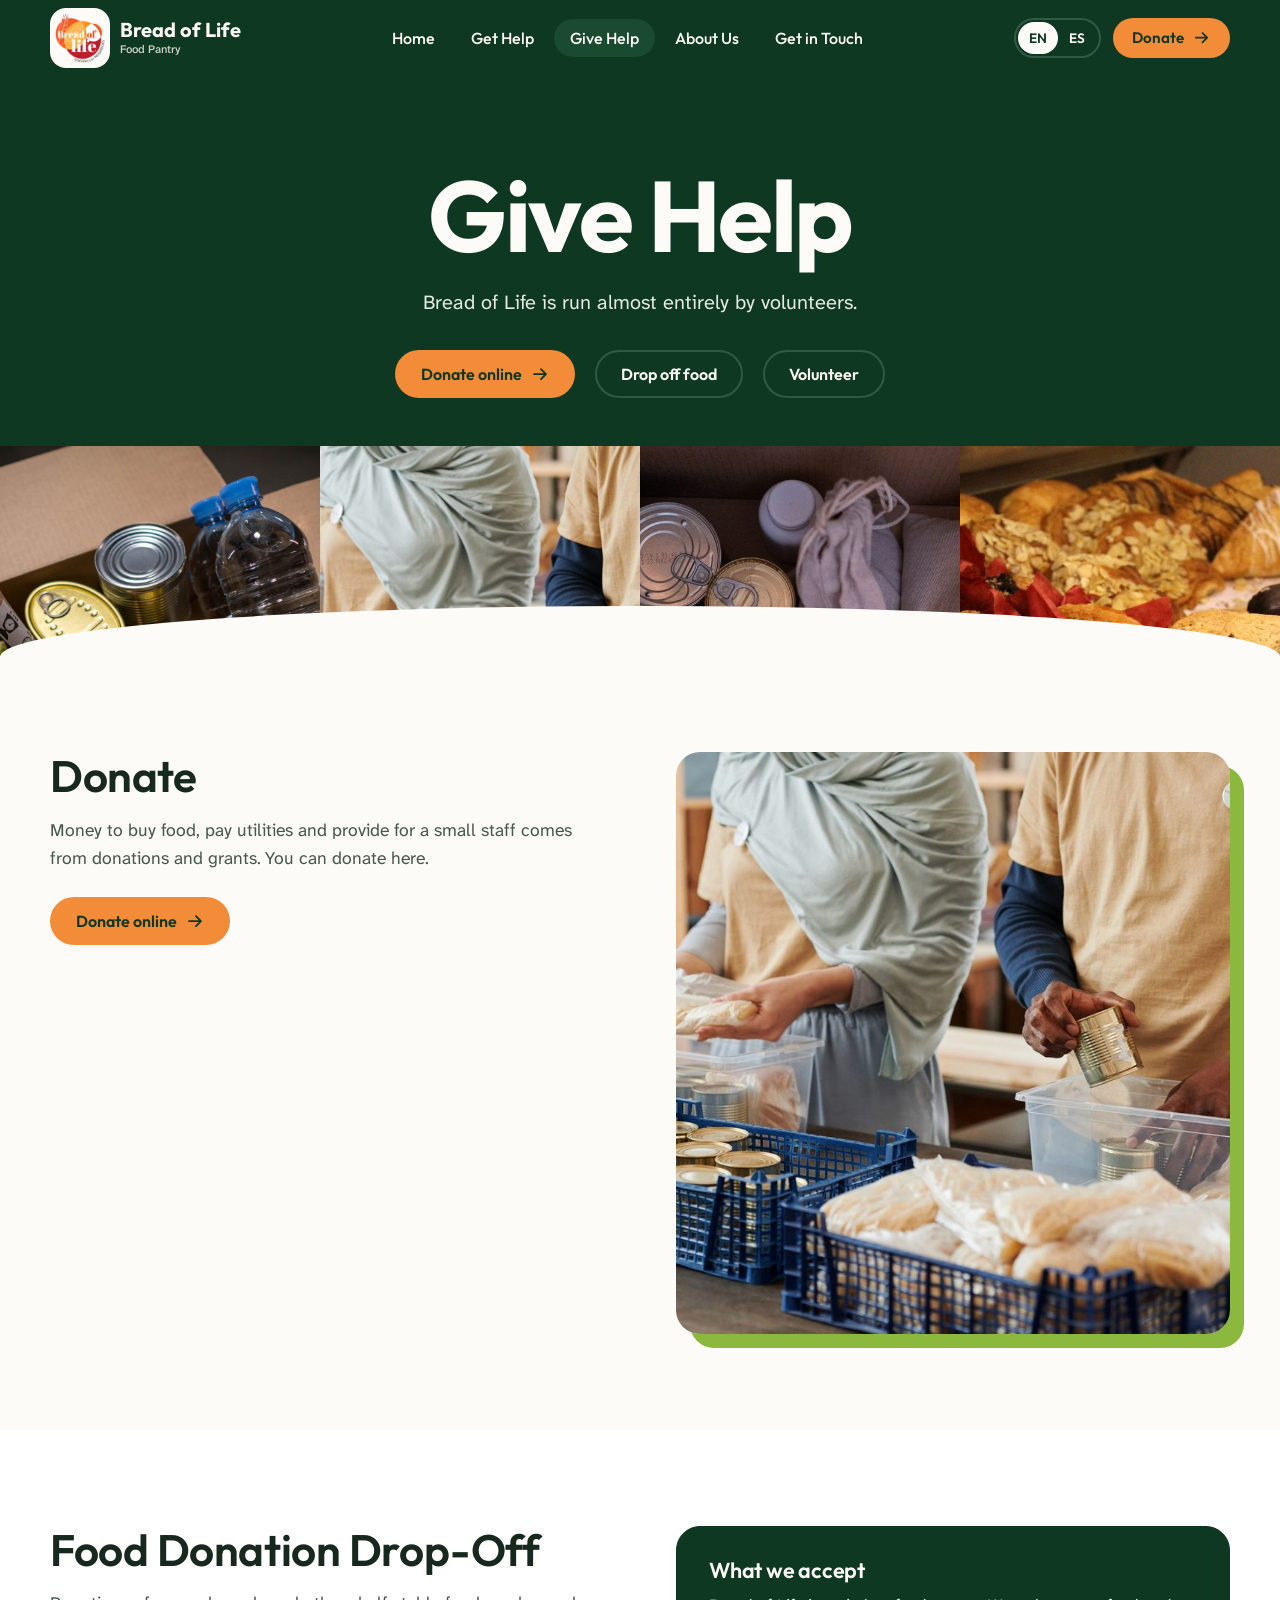
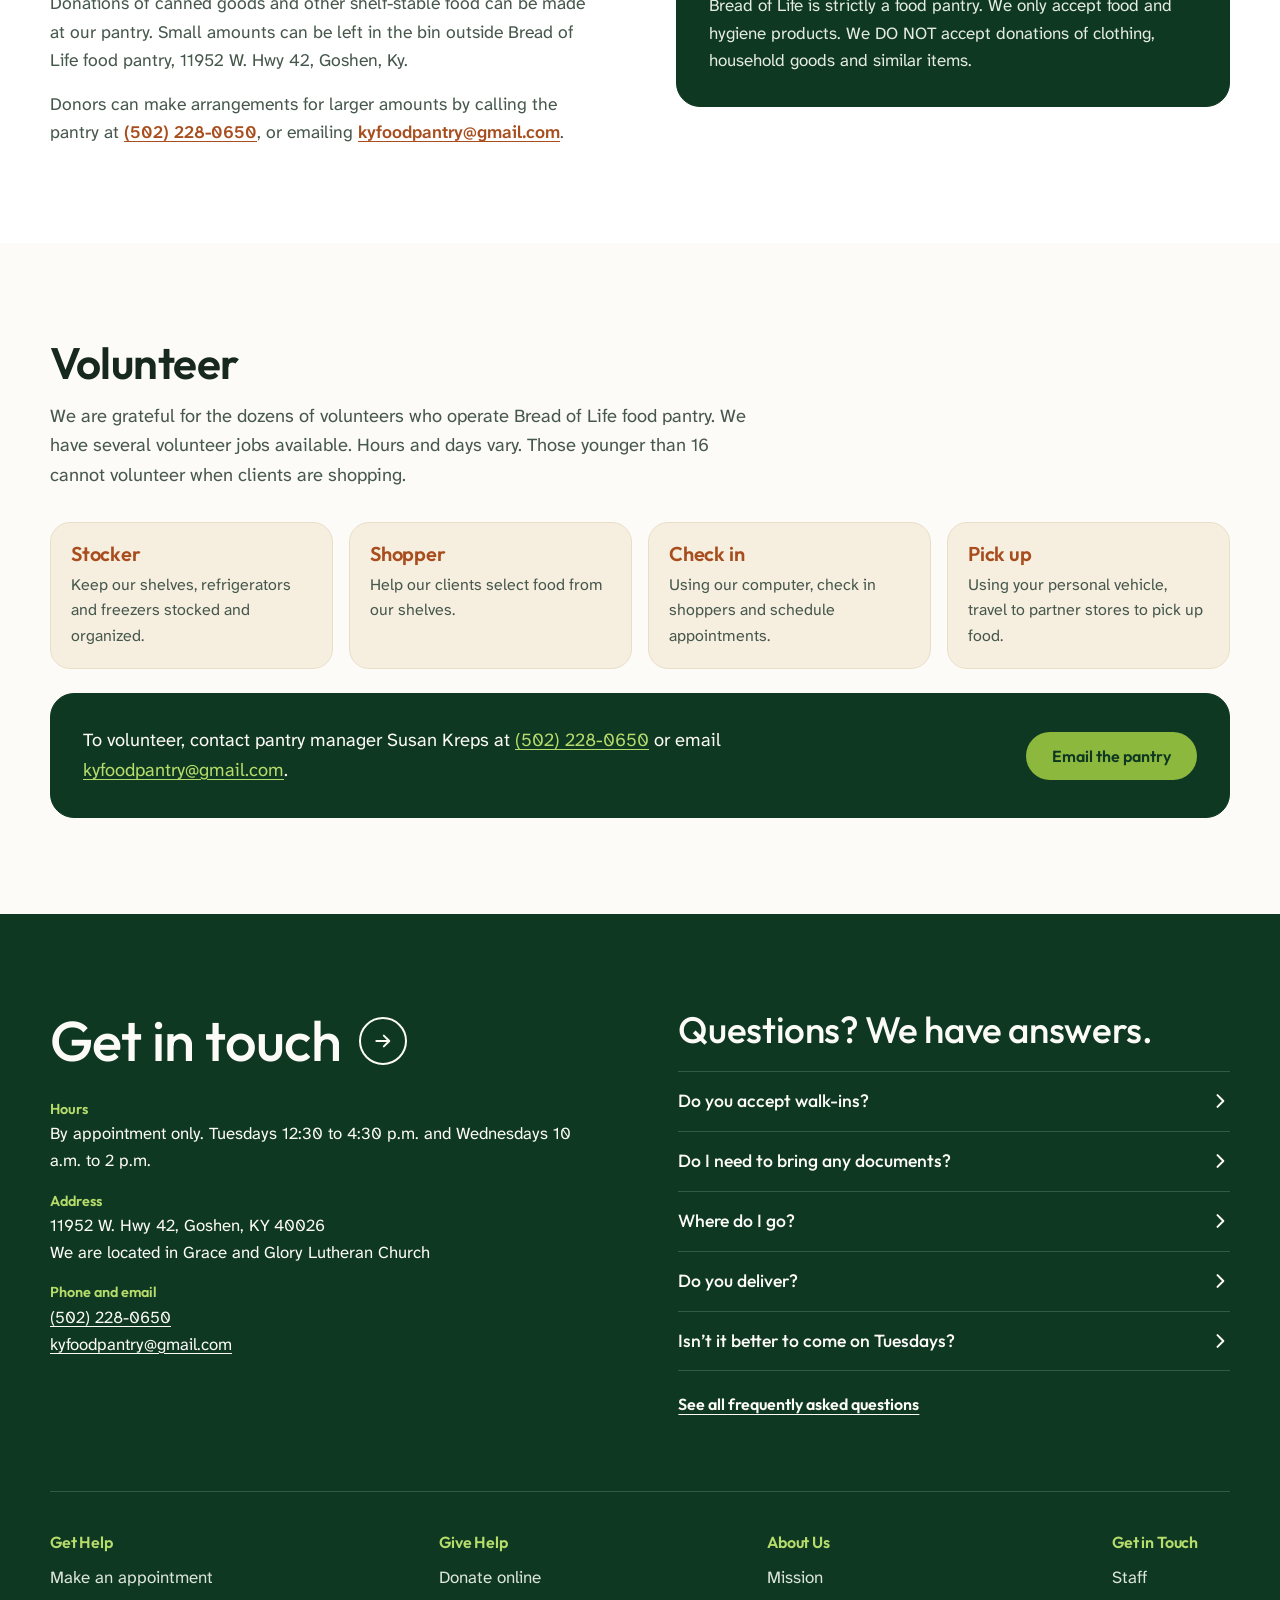
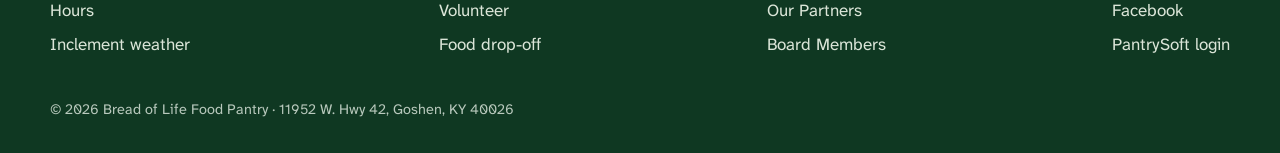
<file: give-help.html>
<!doctype html>
<html lang="en">
<head>
  <meta charset="utf-8">
  <meta name="viewport" content="width=device-width, initial-scale=1">
  <title>Give Help | Donate and Volunteer | Bread of Life Food Pantry</title>
  <meta name="description" content="Bread of Life is run almost entirely by volunteers. Donate money, drop off canned goods and other shelf-stable food, or volunteer at the food pantry in Goshen, KY.">
  <link rel="canonical" href="https://kyfoodpantry.org/give-help.html">
  <meta property="og:title" content="Give Help | Donate and Volunteer | Bread of Life Food Pantry">
  <meta property="og:description" content="Bread of Life is run almost entirely by volunteers. Donate money, drop off canned goods and other shelf-stable food, or volunteer at the food pantry in Goshen, KY.">
  <meta name="theme-color" content="#0f3822">
  <meta property="og:type" content="website">
  <meta property="og:site_name" content="Bread of Life Food Pantry">
  <link rel="preconnect" href="https://fonts.googleapis.com">
  <link rel="preconnect" href="https://fonts.gstatic.com" crossorigin>
  <link href="https://fonts.googleapis.com/css2?family=Atkinson+Hyperlegible+Next:wght@400;500;600;700&family=Outfit:wght@400;500;600;700&family=Petit+Formal+Script&display=swap" rel="stylesheet">
  <link rel="stylesheet" href="assets/css/styles.css">
  <link rel="stylesheet" href="assets/css/pages.css">
  <script>if (!("CSSViewTransitionRule" in window)) document.documentElement.classList.add("vt-fallback");</script>
  <script type="application/ld+json">
  {
    "@context": "https://schema.org",
    "@type": "FoodBank",
    "name": "Bread of Life Food Pantry",
    "url": "https://kyfoodpantry.org/",
    "telephone": "+1-502-228-0650",
    "email": "kyfoodpantry@gmail.com",
    "address": { "@type": "PostalAddress", "streetAddress": "11952 W. Hwy 42", "addressLocality": "Goshen", "addressRegion": "KY", "postalCode": "40026", "addressCountry": "US" },
    "openingHoursSpecification": [
      { "@type": "OpeningHoursSpecification", "dayOfWeek": "Tuesday", "opens": "12:30", "closes": "16:30" },
      { "@type": "OpeningHoursSpecification", "dayOfWeek": "Wednesday", "opens": "10:00", "closes": "14:00" }
    ],
    "sameAs": ["https://www.facebook.com/breadoflifegoshenky/"]
  }
  </script>
</head>
<body>
  <a class="skip" href="#main" data-es="Saltar al contenido">Skip to content</a>
  <!-- Shared SVG icons (functional UI icons only; no decorative clip art) -->
  <svg width="0" height="0" style="position:absolute" aria-hidden="true" focusable="false">
    <defs>
      <symbol id="i-arrow" viewBox="0 0 24 24"><path d="M4 12h15M13 5.5 19.5 12 13 18.5" fill="none" stroke="currentColor" stroke-width="2.4" stroke-linecap="round" stroke-linejoin="round"/></symbol>
      <symbol id="i-next" viewBox="0 0 24 24"><path d="m9 5 7 7-7 7" fill="none" stroke="currentColor" stroke-width="2.4" stroke-linecap="round" stroke-linejoin="round"/></symbol>
      <symbol id="i-prev" viewBox="0 0 24 24"><path d="m15 5-7 7 7 7" fill="none" stroke="currentColor" stroke-width="2.4" stroke-linecap="round" stroke-linejoin="round"/></symbol>
      <symbol id="i-alert" viewBox="0 0 24 24"><path d="M12 3 2.5 20h19L12 3Z" fill="none" stroke="currentColor" stroke-width="2" stroke-linejoin="round"/><path d="M12 10v4.5M12 17.2v.1" stroke="currentColor" stroke-width="2.4" stroke-linecap="round"/></symbol>
      <symbol id="i-phone" viewBox="0 0 24 24"><path d="M6.6 3.5 9 3l1.6 4.2-1.9 1.4a11 11 0 0 0 5.7 5.7l1.4-1.9L20 14l-.5 2.4a2.5 2.5 0 0 1-2.5 2A14 14 0 0 1 4.6 6a2.5 2.5 0 0 1 2-2.5Z" fill="none" stroke="currentColor" stroke-width="2" stroke-linejoin="round"/></symbol>
      <symbol id="i-pin" viewBox="0 0 24 24"><path d="M12 21s7-6 7-11.5A7 7 0 0 0 5 9.5C5 15 12 21 12 21Z" fill="none" stroke="currentColor" stroke-width="2" stroke-linejoin="round"/><circle cx="12" cy="9.5" r="2.5" fill="none" stroke="currentColor" stroke-width="2"/></symbol>
      <symbol id="i-check" viewBox="0 0 24 24"><path d="m5 12.5 4.5 4.5L19 7.5" fill="none" stroke="currentColor" stroke-width="2.6" stroke-linecap="round" stroke-linejoin="round"/></symbol>
    </defs>
  </svg>
  <!-- Weather closure banner: shown when SITE.weather.active is true (or with ?demo=weather) -->
  <div class="weather" id="weather" role="status" hidden>
    <div class="wrap">
      <svg aria-hidden="true"><use href="#i-alert"/></svg>
      <div>
        <p><strong id="weather-title"></strong></p>
        <p id="weather-detail"></p>
        <p id="weather-makeup"></p>
      </div>
    </div>
  </div>
  <header class="site-header">
    <div class="wrap">
      <a class="brand" href="index.html" aria-label="Bread of Life Food Pantry, home">
        <img class="brand-logo" src="assets/img/logo-sm.png" alt="" width="240" height="236">
        <span>Bread of Life<small data-es="Despensa de alimentos">Food Pantry</small></span>
      </a>

      <nav class="nav" id="nav" aria-label="Main">
        <a href="index.html" data-es="Inicio">Home</a>
        <a href="get-help.html" data-es="Recibir ayuda">Get Help</a>
        <a href="give-help.html" aria-current="page" data-es="Ayudar">Give Help</a>
        <a href="about.html" data-es="Nosotros">About Us</a>
        <a href="contact.html" data-es="Contacto">Get in Touch</a>
        <a class="btn btn-orange nav-donate" href="#" data-donate><span data-es="Donar">Donate</span><svg aria-hidden="true"><use href="#i-arrow"/></svg></a>
      </nav>

      <div class="header-actions">
        <div class="lang" role="group" aria-label="Language">
          <button type="button" data-lang="en" aria-pressed="true" lang="en">EN</button>
          <button type="button" data-lang="es" aria-pressed="false" lang="es">ES</button>
        </div>
        <a class="btn btn-orange btn-sm" href="#" data-donate><span data-es="Donar">Donate</span><svg aria-hidden="true"><use href="#i-arrow"/></svg></a>
        <button class="menu-toggle" type="button" aria-expanded="false" aria-controls="nav" data-es="Menú">Menu</button>
      </div>
    </div>
  </header>

  <main id="main">
<!-- Copy is from the client's "web copy" document (Give Help). Static page: no "current needs" list (client note). -->
    <section class="page-hero has-band" aria-labelledby="page-title">
      <div class="wrap">
        <h1 id="page-title">
          <span class="h1-main" data-es="Ayudar">Give Help</span>
        </h1>
        <p class="lede" data-es="Bread of Life funciona casi por completo con voluntarios.">Bread of Life is run almost entirely by volunteers.</p>
        <div class="hero-ctas">
          <a class="btn btn-orange" href="#" data-donate><span data-es="Donar en línea">Donate online</span><svg aria-hidden="true"><use href="#i-arrow"/></svg></a>
          <a class="btn btn-ghost-light" href="#drop-off" data-es="Entregar alimentos">Drop off food</a>
          <a class="btn btn-ghost-light" href="#volunteer" data-es="Ser voluntario">Volunteer</a>
        </div>
      </div>
      <div class="photo-band slim">
        <img src="assets/img/donation-box.jpg" alt="" width="900" height="1350" fetchpriority="high" style="object-position: 50% 40%">
        <img src="assets/img/volunteers.jpg" alt="" width="1200" height="800" style="object-position: 50% 80%">
        <img src="assets/img/canned.jpg" alt="" width="1200" height="800">
        <img src="assets/img/bakery.jpg" alt="" width="1200" height="800">
      </div>
    </section>

    <!-- Donate -->
    <section class="section on-cream" id="donate" aria-labelledby="donate-title">
      <div class="wrap two-col">
        <div>
          <h2 id="donate-title" data-es="Donar">Donate</h2>
          <p class="prose" data-es="El dinero para comprar alimentos, pagar los servicios y sostener a un pequeño personal proviene de donaciones y subvenciones. Puede donar aquí.">Money to buy food, pay utilities and provide for a small staff comes from donations and grants. You can donate here.</p>
          <div class="btn-row">
            <a class="btn btn-orange" href="#" data-donate><span data-es="Donar en línea">Donate online</span><svg aria-hidden="true"><use href="#i-arrow"/></svg></a>
          </div>
        </div>
        <div class="frame">
          <img src="assets/img/volunteers.jpg" alt="Volunteers sorting bread and canned food into crates" width="1200" height="800" loading="lazy" style="object-position: 62% 85%">
        </div>
      </div>
    </section>

    <!-- Food donation drop-off -->
    <section class="section alt" id="drop-off" aria-labelledby="drop-title">
      <div class="wrap two-col">
        <div>
          <h2 id="drop-title" data-es="Entrega de donaciones de alimentos">Food Donation Drop-Off</h2>
          <p class="prose" data-es="Las donaciones de alimentos enlatados y otros alimentos no perecederos se pueden hacer en nuestra despensa. Las cantidades pequeñas se pueden dejar en el contenedor afuera de la despensa Bread of Life, 11952 W. Hwy 42, Goshen, Ky.">Donations of canned goods and other shelf-stable food can be made at our pantry. Small amounts can be left in the bin outside Bread of Life food pantry, 11952 W. Hwy 42, Goshen, Ky.</p>
          <p class="prose" data-es="Los donantes pueden coordinar cantidades mayores llamando a la despensa al <a href='tel:+15022280650'>(502) 228-0650</a> o escribiendo a <a href='mailto:kyfoodpantry@gmail.com'>kyfoodpantry@gmail.com</a>.">Donors can make arrangements for larger amounts by calling the pantry at <a href="tel:+15022280650">(502) 228-0650</a>, or emailing <a href="mailto:kyfoodpantry@gmail.com">kyfoodpantry@gmail.com</a>.</p>
        </div>
        <div class="panel panel-green">
          <h3 data-es="Lo que aceptamos">What we accept</h3>
          <p data-es="Bread of Life es estrictamente una despensa de alimentos. Solo aceptamos alimentos y productos de higiene. NO aceptamos donaciones de ropa, artículos del hogar ni cosas similares.">Bread of Life is strictly a food pantry. We only accept food and hygiene products. We DO NOT accept donations of clothing, household goods and similar items.</p>
        </div>
      </div>
    </section>

    <!-- Volunteer -->
    <section class="section on-cream" id="volunteer" aria-labelledby="vol-title">
      <div class="wrap">
        <div class="section-head">
          <h2 id="vol-title" data-es="Voluntarios">Volunteer</h2>
          <p data-es="Estamos agradecidos por las docenas de voluntarios que operan la despensa Bread of Life. Tenemos varios puestos de voluntariado disponibles. Los horarios y días varían. Los menores de 16 años no pueden ser voluntarios cuando los clientes están comprando.">We are grateful for the dozens of volunteers who operate Bread of Life food pantry. We have several volunteer jobs available. Hours and days vary. Those younger than 16 cannot volunteer when clients are shopping.</p>
        </div>
        <ul class="roles">
          <li><h3 data-es="Abastecedor">Stocker</h3><p data-es="Mantenga surtidos y organizados nuestros estantes, refrigeradores y congeladores.">Keep our shelves, refrigerators and freezers stocked and organized.</p></li>
          <li><h3 data-es="Acompañante de compras">Shopper</h3><p data-es="Ayude a nuestros clientes a escoger alimentos de nuestros estantes.">Help our clients select food from our shelves.</p></li>
          <li><h3 data-es="Registro">Check in</h3><p data-es="Con nuestra computadora, registre a los compradores y programe citas.">Using our computer, check in shoppers and schedule appointments.</p></li>
          <li><h3 data-es="Recolección">Pick up</h3><p data-es="Con su vehículo personal, viaje a las tiendas aliadas para recoger alimentos.">Using your personal vehicle, travel to partner stores to pick up food.</p></li>
        </ul>
        <div class="panel panel-green wide volunteer-contact">
          <p data-es="Para ser voluntario, comuníquese con la gerente de la despensa, Susan Kreps, al <a href='tel:+15022280650'>(502) 228-0650</a> o escriba a <a href='mailto:kyfoodpantry@gmail.com'>kyfoodpantry@gmail.com</a>.">To volunteer, contact pantry manager Susan Kreps at <a href="tel:+15022280650">(502) 228-0650</a> or email <a href="mailto:kyfoodpantry@gmail.com">kyfoodpantry@gmail.com</a>.</p>
          <a class="btn btn-lime" href="mailto:kyfoodpantry@gmail.com" data-es="Escribir a la despensa">Email the pantry</a>
        </div>
      </div>
    </section>
  </main>

  <footer class="site-footer">
    <div class="wrap">
      <div class="footer-top">
        <div class="footer-cta" id="contact-footer">
          <h2><span data-es="Contáctenos">Get in touch</span>
            <a class="circle-btn" href="contact.html" aria-label="Go to the contact page"><svg aria-hidden="true"><use href="#i-arrow"/></svg></a>
          </h2>
          <dl class="contact-list">
            <div><dt data-es="Horario">Hours</dt><dd data-es="Solo con cita. Martes de 12:30 a 4:30 p. m. y miércoles de 10 a. m. a 2 p. m.">By appointment only. Tuesdays 12:30 to 4:30 p.m. and Wednesdays 10 a.m. to 2 p.m.</dd></div>
            <div><dt data-es="Dirección">Address</dt><dd>11952 W. Hwy 42, Goshen, KY 40026<br><span data-es="Estamos en la iglesia luterana Grace y Glory">We are located in Grace and Glory Lutheran Church</span></dd></div>
            <div><dt data-es="Teléfono y correo">Phone and email</dt><dd><a href="#" data-tel data-phone></a><br><a href="mailto:kyfoodpantry@gmail.com">kyfoodpantry@gmail.com</a></dd></div>
          </dl>
        </div>

        <div class="faq">
          <h2 data-es="¿Preguntas? Tenemos respuestas.">Questions? We have answers.</h2>
          <details>
            <summary><span data-es="¿Aceptan personas sin cita?">Do you accept walk-ins?</span><svg aria-hidden="true"><use href="#i-next"/></svg></summary>
            <p data-es="No. Pedimos que haga una cita, porque somos un espacio pequeño con un estacionamiento pequeño. Llame al 502-228-0650 para hacer una cita.">No. We ask that you make an appointment, because we are a small space with a small parking lot. Call 502-228-0650 to set up an appointment.</p>
          </details>
          <details>
            <summary><span data-es="¿Necesito traer documentos?">Do I need to bring any documents?</span><svg aria-hidden="true"><use href="#i-next"/></svg></summary>
            <p data-es="No. Solo pedimos información básica para poder informar a Dare To Care.">No. We just ask basic information so that we can report to Dare To Care.</p>
          </details>
          <details>
            <summary><span data-es="¿A dónde voy?">Where do I go?</span><svg aria-hidden="true"><use href="#i-next"/></svg></summary>
            <p data-es="Estamos dentro de Grace &amp; Glory, en 11952 W. Hwy 42 en Goshen, Kentucky. Es la pequeña iglesia blanca en la colina con puertas rojas. Entre por las puertas azules del costado y nuestros voluntarios lo recibirán.">We are located inside Grace &amp; Glory at 11952 W. Hwy 42 in Goshen, Kentucky. It’s the little white church on the hill with red doors. Come inside the blue side doors and our volunteers will greet you.</p>
          </details>
          <details>
            <summary><span data-es="¿Hacen entregas a domicilio?">Do you deliver?</span><svg aria-hidden="true"><use href="#i-next"/></svg></summary>
            <p data-es="No. Por ahora no tenemos la capacidad para hacerlo.">No. We just do not have the capacity to do that right now.</p>
          </details>
          <details>
            <summary><span data-es="¿No es mejor ir los martes?">Isn’t it better to come on Tuesdays?</span><svg aria-hidden="true"><use href="#i-next"/></svg></summary>
            <p data-es="No. Recibimos alimentos frescos durante toda la semana y también sacamos alimentos del almacén frío en distintos momentos ambos días. Así todos tienen la misma oportunidad de recibir alimentos frescos sin importar la hora de su cita. Nos encantaría verlo los miércoles.">No. We receive fresh foods throughout the week. We also bring foods in from cold storage throughout both pantry days at various times. This gives everyone a fair chance to receive fresh foods no matter what time your appointment is. We’d love to see you on Wednesdays.</p>
          </details>
          <p class="faq-more"><a href="get-help.html#faq" data-es="Ver todas las preguntas frecuentes">See all frequently asked questions</a></p>
        </div>
      </div>

      <nav class="footer-links" aria-label="Footer">
        <div>
          <h3 data-es="Recibir ayuda">Get Help</h3>
          <ul>
            <li><a href="#" data-appointment data-es="Hacer una cita">Make an appointment</a></li>
            <li><a href="get-help.html#hours" data-es="Horario">Hours</a></li>
            <li><a href="get-help.html#weather" data-es="Mal tiempo">Inclement weather</a></li>
          </ul>
        </div>
        <div>
          <h3 data-es="Ayudar">Give Help</h3>
          <ul>
            <li><a href="#" data-donate data-es="Donar en línea">Donate online</a></li>
            <li><a href="give-help.html#volunteer" data-es="Voluntarios">Volunteer</a></li>
            <li><a href="give-help.html#drop-off" data-es="Entregar alimentos">Food drop-off</a></li>
          </ul>
        </div>
        <div>
          <h3 data-es="Nosotros">About Us</h3>
          <ul>
            <li><a href="about.html#mission" data-es="Misión">Mission</a></li>
            <li><a href="about.html#partners" data-es="Aliados">Our Partners</a></li>
            <li><a href="about.html#board" data-es="Junta directiva">Board Members</a></li>
          </ul>
        </div>
        <div>
          <h3 data-es="Contacto">Get in Touch</h3>
          <ul>
            <li><a href="contact.html#staff" data-es="Personal">Staff</a></li>
            <li><a href="#" data-facebook>Facebook</a></li>
            <li><a href="#" data-appointment data-es="Ingreso a PantrySoft">PantrySoft login</a></li>
          </ul>
        </div>
      </nav>
      <p class="footer-base">© 2026 Bread of Life Food Pantry · 11952 W. Hwy 42, Goshen, KY 40026</p>
    </div>
  </footer>

  <script src="assets/js/config.js" blocking="render"></script>
  <script src="assets/js/site.js" blocking="render"></script>
</body>
</html>
</file>
<file: assets/css/styles.css>
/* Bread of Life Food Pantry: design system + home page
   Palette and shapes follow the client's inspiration board: forest green, alabaster cream,
   terracotta and lime accents, 16-24px card radii, full-pill buttons. */

:root {
  --cream: #fdfbf7;
  --cream-deep: #f6efe0;
  --cream-line: #e9dfc9;
  --forest: #0f3822;
  --forest-soft: #1a4a30;
  --forest-line: #2f5a44;
  --terracotta: #a84d1d;
  --ochre: #d99a2b;
  --lime: #8cb83e;
  --lime-bright: #b6dc6b;
  --orange: #f28c38;
  --ink: #17281e;
  --ink-soft: #46574c;
  --white: #ffffff;
  --alert: #8f2a12;

  --r-card: 24px;
  --r-img: 16px;
  --r-pill: 999px;

  --f-head: "Outfit", "Segoe UI", system-ui, sans-serif;
  --f-body: "Atkinson Hyperlegible Next", "Atkinson Hyperlegible", "Segoe UI", system-ui, sans-serif;
  --f-script: "Petit Formal Script", "Snell Roundhand", "Brush Script MT", cursive;

  --gutter: clamp(1rem, 4vw, 2.5rem);
  --max: 1180px;
}

*, *::before, *::after { box-sizing: border-box; }
html { scroll-behavior: smooth; -webkit-text-size-adjust: 100%; }
body {
  margin: 0;
  background: var(--cream);
  color: var(--ink);
  font: 400 1.0625rem/1.6 var(--f-body);
}
img { max-width: 100%; display: block; }
a { color: inherit; }
h1, h2, h3 { font-family: var(--f-head); font-weight: 600; line-height: 1.1; margin: 0; letter-spacing: -0.01em; }
p { margin: 0; }
ul { margin: 0; padding: 0; list-style: none; }
button { font: inherit; color: inherit; cursor: pointer; }

:focus-visible { outline: 3px solid var(--orange); outline-offset: 3px; border-radius: 6px; }
.on-light :focus-visible, main :focus-visible { outline-color: var(--forest); }

.wrap { width: min(100% - 2 * var(--gutter), var(--max)); margin-inline: auto; }
.visually-hidden { position: absolute !important; width: 1px; height: 1px; overflow: hidden; clip: rect(0 0 0 0); white-space: nowrap; }
.skip { position: absolute; left: 1rem; top: -4rem; background: var(--white); color: var(--forest); padding: .6rem 1rem; border-radius: var(--r-pill); z-index: 100; font-weight: 700; }
.skip:focus { top: 1rem; }

/* ---------- buttons ---------- */
.btn {
  display: inline-flex; align-items: center; gap: .55rem;
  min-height: 48px; padding: .7rem 1.5rem;
  border-radius: var(--r-pill); border: 2px solid transparent;
  font: 600 1rem/1 var(--f-head); text-decoration: none; white-space: nowrap;
  transition: transform .15s ease, background-color .15s ease, box-shadow .15s ease;
}
.btn:hover { transform: translateY(-2px); }
.btn svg { width: 1.15em; height: 1.15em; flex: none; }
.btn-lime { background: var(--lime); color: var(--forest); }
.btn-lime:hover { background: var(--lime-bright); }
.btn-orange { background: var(--orange); color: var(--forest); }
.btn-orange:hover { background: #ffa25a; }
.btn-forest { background: var(--forest); color: var(--cream); }
.btn-forest:hover { background: var(--forest-soft); }
.btn-ghost-light { border-color: var(--forest-line); color: var(--cream); }
.btn-ghost-light:hover { background: var(--forest-soft); }
.btn-outline { border-color: var(--forest); color: var(--forest); background: transparent; }
.btn-outline:hover { background: var(--forest); color: var(--cream); }
.btn-sm { min-height: 40px; padding: .5rem 1.1rem; font-size: .95rem; }
.link-arrow { display: inline-flex; align-items: center; gap: .5rem; font: 600 1rem var(--f-head); color: var(--cream); text-decoration: none; padding: .5rem .25rem; }
.link-arrow svg { width: 1.1em; height: 1.1em; transition: transform .15s; }
.link-arrow:hover svg { transform: translateX(4px); }
.link-arrow:hover { text-decoration: underline; text-underline-offset: 4px; }

.pill {
  display: inline-flex; align-items: center; gap: .4rem;
  padding: .3rem .8rem; border-radius: var(--r-pill);
  font: 600 .85rem/1.2 var(--f-head); background: var(--white); color: var(--forest);
}

/* ---------- weather banner ---------- */
.weather { background: var(--alert); color: #fff; padding: .85rem 0; }
.weather[hidden] { display: none; }
.weather .wrap { display: flex; gap: .9rem; align-items: flex-start; }
.weather svg { width: 1.6rem; height: 1.6rem; flex: none; margin-top: .1rem; }
.weather strong { font-family: var(--f-head); font-size: 1.05rem; }
.weather p + p { margin-top: .15rem; }

/* ---------- header ---------- */
.site-header { background: var(--forest); color: var(--cream); position: relative; z-index: 20; }
.site-header .wrap { display: flex; align-items: center; justify-content: space-between; gap: 1rem; min-height: 76px; }
.brand { display: inline-flex; align-items: center; gap: .65rem; text-decoration: none; font: 700 1.25rem/1 var(--f-head); }
.brand-logo { flex: none; width: 3.75rem; height: 3.75rem; padding: .3rem; background: var(--cream); border-radius: 1rem; object-fit: contain; }
.brand small { display: block; font: 500 .72rem/1.2 var(--f-body); opacity: .8; margin-top: .2rem; }
.nav { display: flex; gap: .25rem; }
.nav a { text-decoration: none; padding: .55rem 1rem; border-radius: var(--r-pill); font: 500 1rem var(--f-head); }
.nav a:hover { background: var(--forest-soft); }
.nav a[aria-current="page"] { background: var(--forest-soft); }
.header-actions { display: flex; align-items: center; gap: .75rem; }
.lang { display: inline-flex; border: 2px solid var(--forest-line); border-radius: var(--r-pill); padding: 2px; }
.lang button { border: 0; background: transparent; color: var(--cream); padding: .3rem .7rem; border-radius: var(--r-pill); font: 600 .85rem var(--f-head); min-height: 32px; }
.lang button[aria-pressed="true"] { background: var(--cream); color: var(--forest); }
.menu-toggle { display: none; border: 2px solid var(--forest-line); background: transparent; color: var(--cream); border-radius: var(--r-pill); min-height: 44px; padding: 0 1rem; font: 600 .95rem var(--f-head); }

@media (max-width: 980px) {
  .menu-toggle { display: inline-flex; align-items: center; }
  .nav { display: none; position: absolute; left: 0; right: 0; top: 100%; background: var(--forest); flex-direction: column; padding: .5rem var(--gutter) 1.25rem; border-top: 1px solid var(--forest-line); }
  .nav.open { display: flex; }
  .nav a { padding: .9rem 1rem; font-size: 1.1rem; }
  .header-actions .btn-orange { display: none; }
  .nav .nav-donate { display: inline-flex; margin-top: .5rem; align-self: flex-start; }
}
@media (min-width: 981px) { .nav .nav-donate { display: none; } }

/* ---------- hero ---------- */
.hero { background: var(--forest); color: var(--cream); position: relative; overflow: hidden; padding-top: clamp(2rem, 5vw, 3.5rem); }
.hero .wrap { position: relative; z-index: 2; text-align: center; display: flex; flex-direction: column; align-items: center; }
.status {
  display: inline-flex; align-items: center; gap: .6rem;
  background: rgba(253, 251, 247, .1); border: 1.5px solid var(--forest-line);
  padding: .45rem 1rem .45rem .8rem; border-radius: var(--r-pill);
  font: 500 .95rem/1.3 var(--f-head); text-decoration: none;
}
.status-dot { width: 12px; height: 12px; border-radius: 50%; background: #8a9a8f; flex: none; }
.status[data-state="open"] .status-dot { background: var(--lime-bright); box-shadow: 0 0 0 4px rgba(182, 220, 107, .25); }
.status[data-state="soon"] .status-dot { background: var(--ochre); }
.status[data-state="closed"] .status-dot { background: #e89a86; }
.status[data-state="weather"] .status-dot { background: #ff8f70; }
.hero h1 { margin-top: 1.5rem; display: flex; flex-direction: column; align-items: center; }
.script { font: 400 clamp(2.4rem, 7vw, 4.6rem)/1.05 var(--f-script); color: var(--lime-bright); }
.h1-main { font: 700 clamp(2.9rem, 9vw, 6.25rem)/.98 var(--f-head); letter-spacing: -0.025em; margin-top: .1em; }
.lede { max-width: 40rem; margin-top: 1.4rem; font-size: clamp(1.05rem, 2.2vw, 1.25rem); color: #e4ebe0; }
.hours-line { max-width: 40rem; margin-top: 1rem; font: 600 clamp(1rem, 2vw, 1.15rem)/1.5 var(--f-head); color: var(--lime-bright); }
.hero-ctas { display: flex; flex-wrap: wrap; justify-content: center; align-items: center; gap: .75rem 1.25rem; margin-top: 2rem; }
.hero-quick { display: flex; flex-wrap: wrap; justify-content: center; gap: .6rem; margin-top: 1.1rem; }

.photo-band { position: relative; z-index: 1; margin-top: clamp(2.5rem, 6vw, 4rem); display: grid; grid-template-columns: repeat(5, 1fr); height: clamp(150px, 26vw, 330px); }
.photo-band img { width: 100%; height: 100%; object-fit: cover; }
.photo-band::after { content: ""; position: absolute; inset: auto 0 -1px 0; height: clamp(40px, 6vw, 80px); background: var(--cream); border-radius: 50% 50% 0 0 / 100% 100% 0 0; }
@media (max-width: 640px) { .photo-band { grid-template-columns: repeat(3, 1fr); } .photo-band img:nth-child(n+4) { display: none; } }

/* one page-load moment: hero copy settles in once */
@media (prefers-reduced-motion: no-preference) {
  .hero .wrap > * { animation: settle .7s cubic-bezier(.2, .7, .2, 1) both; }
  .hero .wrap > :nth-child(2) { animation-delay: .08s; }
  .hero .wrap > :nth-child(3) { animation-delay: .16s; }
  .hero .wrap > :nth-child(4) { animation-delay: .24s; }
  .hero .wrap > :nth-child(5) { animation-delay: .32s; }
  @keyframes settle { from { opacity: 0; transform: translateY(14px); } to { opacity: 1; transform: none; } }
}

/* ---------- sections ---------- */
.section { padding: clamp(3.5rem, 8vw, 6rem) 0; position: relative; overflow: hidden; }
.section-head { max-width: 44rem; }
.section-head h2 { font-size: clamp(2rem, 4.6vw, 3.25rem); }
.section-head p { margin-top: .9rem; color: var(--ink-soft); font-size: 1.15rem; }
.section-head.center { text-align: center; margin-inline: auto; }

/* feature cards */
.cards { display: grid; grid-template-columns: repeat(3, 1fr); gap: 1.5rem; margin-top: 2.5rem; }
.card { background: var(--cream-deep); border: 1px solid var(--cream-line); border-radius: var(--r-card); padding: .75rem .75rem 1.5rem; display: flex; flex-direction: column; }
.card-img { position: relative; border-radius: var(--r-img); overflow: hidden; aspect-ratio: 4 / 3; }
.card-img img { width: 100%; height: 100%; object-fit: cover; }
.card-body { padding: 1.25rem .75rem 0; display: flex; flex-direction: column; flex: 1; gap: .6rem; }
.card h3 { font-size: 1.35rem; line-height: 1.25; }
.card p { color: var(--ink-soft); }
.card .btn { margin-top: auto; align-self: flex-start; }
.card-body p { margin-bottom: 1rem; }
@media (max-width: 900px) { .cards { grid-template-columns: 1fr; max-width: 30rem; margin-inline: auto; } }

/* mission + vision: one forest panel with the vision set huge. The photo fills the panel's right side edge to edge
   (the panel's overflow clips it to the rounded corners) and keeps a big curved left edge that echoes the hero arch. */
.mission-band { padding-top: 0; }
.mv {
  --mv-pad: clamp(1.75rem, 5vw, 4rem);
  display: grid; grid-template-columns: minmax(0, 1.4fr) minmax(0, .9fr); gap: clamp(1.5rem, 4vw, 3rem);
  background: var(--forest); color: var(--cream); border-radius: var(--r-card);
  padding: var(--mv-pad) 0 var(--mv-pad) var(--mv-pad); overflow: hidden;
}
.mv-label .script { display: block; font-size: clamp(1.7rem, 3vw, 2.4rem); line-height: 1.1; color: var(--lime-bright); }
.mv-mission { margin-top: .6rem; max-width: 34rem; font: 500 clamp(1.25rem, 2.3vw, 1.75rem)/1.45 var(--f-head); color: #e4ebe0; }
.mv-rule { width: 4.5rem; height: 4px; border: 0; border-radius: 4px; background: var(--lime); margin: clamp(1.75rem, 4vw, 3rem) 0 clamp(1.25rem, 3vw, 2rem); }
.mv-vision { margin-top: .5rem; max-width: 11em; font: 700 clamp(2.4rem, 6vw, 4.6rem)/1.02 var(--f-head); letter-spacing: -0.025em; color: var(--white); text-wrap: balance; }
/* desktop: negative margins cancel the panel padding so the photo touches the top, right and bottom edges */
.mv-photo { align-self: stretch; margin: calc(-1 * var(--mv-pad)) 0; }
.mv-photo img { display: block; width: 100%; height: 100%; object-fit: cover; border-radius: clamp(5rem, 14vw, 11rem) 0 0 clamp(5rem, 14vw, 11rem); }
@media (max-width: 860px) {
  /* phone: the photo becomes a full-width header of the panel with a curved bottom edge */
  .mv { grid-template-columns: 1fr; padding: 0 var(--mv-pad) var(--mv-pad); gap: 0; }
  .mv-photo { order: -1; margin: 0 calc(-1 * var(--mv-pad)) clamp(1.5rem, 5vw, 2.25rem); height: clamp(11rem, 50vw, 16rem); }
  .mv-photo img { border-radius: 0 0 50% 50% / 0 0 2.25rem 2.25rem; }
}

.frame { position: relative; }
.frame > img { width: 100%; height: auto; aspect-ratio: 4 / 4.2; object-fit: cover; border-radius: var(--r-card); box-shadow: 14px 14px 0 var(--lime); }
@media (max-width: 860px) { .frame { max-width: 28rem; margin-inline: 0 1rem; } }

/* welcome message + scripture (client web copy) */
.wrap.narrow { width: min(100% - 2 * var(--gutter), 52rem); }
.welcome h2 { font-size: clamp(2rem, 4.4vw, 3rem); }
.scripture-quote { margin: 1.75rem 0 0; padding: clamp(1.25rem, 3vw, 2rem); background: var(--cream-deep); border-left: 6px solid var(--lime); border-radius: 0 var(--r-card) var(--r-card) 0; color: var(--ink); }
.scripture-quote p + p { margin-top: .9rem; }
.scripture-quote .verse-lines { padding-left: 1rem; font: 500 1.2rem/1.75 var(--f-head); color: var(--forest); }
.scripture-quote footer { margin-top: 1.1rem; font: 600 .95rem var(--f-head); color: var(--terracotta); }

/* terracotta news block */
.terracotta { background: var(--terracotta); color: var(--cream); }
.terracotta .section-head p { color: #f5e2d4; }
.slider-wrap { position: relative; margin-top: 2.5rem; }
.slider { display: flex; gap: 1.25rem; overflow-x: auto; scroll-snap-type: x mandatory; padding: .25rem .25rem 1rem; scrollbar-width: none; }
.slider::-webkit-scrollbar { display: none; }
.slider > * { scroll-snap-align: start; flex: 0 0 min(320px, 82%); }
.news-card { background: var(--white); color: var(--ink); border-radius: var(--r-card); padding: .7rem .7rem 1.4rem; display: flex; flex-direction: column; }
.news-card img { border-radius: var(--r-img); aspect-ratio: 16 / 10; object-fit: cover; width: 100%; }
.news-card .meta { margin: 1rem .7rem 0; font: 500 .9rem var(--f-head); color: var(--terracotta); }
.news-card h3 { margin: .3rem .7rem 0; font-size: 1.3rem; }
.news-card p { margin: .5rem .7rem 0; color: var(--ink-soft); font-size: 1rem; }
.slider-nav { display: flex; gap: .6rem; justify-content: flex-end; margin-top: .5rem; }
.circle-btn { width: 48px; height: 48px; border-radius: 50%; border: 2px solid currentColor; background: transparent; display: grid; place-items: center; transition: background-color .15s, color .15s; }
.circle-btn svg { width: 20px; height: 20px; }
.circle-btn:hover:not(:disabled) { background: var(--cream); color: var(--terracotta); border-color: var(--cream); }
.circle-btn:disabled { opacity: .35; cursor: default; }
.on-cream .circle-btn:hover:not(:disabled) { background: var(--forest); color: var(--cream); border-color: var(--forest); }

/* ---------- footer ---------- */
.site-footer { background: var(--forest); color: var(--cream); padding: clamp(3.5rem, 8vw, 6rem) 0 2rem; position: relative; overflow: hidden; }
.footer-top { display: grid; grid-template-columns: 1fr 1fr; gap: clamp(2rem, 6vw, 5rem); position: relative; z-index: 2; }
.footer-cta h2 { font-size: clamp(2.2rem, 5vw, 3.5rem); font-weight: 500; display: flex; align-items: center; gap: 1.1rem; flex-wrap: wrap; }
.footer-cta .circle-btn { color: var(--cream); flex: none; text-decoration: none; }
.footer-cta .circle-btn:hover { background: var(--cream); color: var(--forest); }
.contact-list { margin-top: 1.75rem; display: grid; gap: 1.1rem; font-size: 1.05rem; }
.contact-list dt { font: 600 .9rem var(--f-head); color: var(--lime-bright); }
.contact-list dd { margin: .15rem 0 0; }
.contact-list a { text-underline-offset: 3px; }
.faq h2 { font-size: clamp(1.7rem, 3.4vw, 2.3rem); font-weight: 500; }
.faq details { border-bottom: 1px solid var(--forest-line); }
.faq details:first-of-type { margin-top: 1.25rem; border-top: 1px solid var(--forest-line); }
.faq summary { list-style: none; cursor: pointer; display: flex; justify-content: space-between; align-items: center; gap: 1rem; padding: 1.1rem 0; font: 500 1.1rem/1.35 var(--f-head); }
.faq summary::-webkit-details-marker { display: none; }
.faq summary svg { width: 20px; height: 20px; flex: none; transition: transform .2s; }
.faq details[open] summary svg { transform: rotate(90deg); }
.faq details p { padding: 0 2.5rem 1.2rem 0; color: #dbe5d8; }
.footer-links { display: grid; grid-template-columns: repeat(4, auto); justify-content: space-between; gap: 2rem; margin-top: clamp(3rem, 6vw, 4.5rem); padding-top: 2.5rem; border-top: 1px solid var(--forest-line); position: relative; z-index: 2; }
.footer-links h3 { font: 600 1rem var(--f-head); color: var(--lime-bright); margin-bottom: .75rem; }
.footer-links li + li { margin-top: .4rem; }
.footer-links a { text-decoration: none; color: #dbe5d8; }
.footer-links a:hover { text-decoration: underline; text-underline-offset: 3px; }
.footer-base { margin-top: 2.5rem; font-size: .9rem; color: #b9c9bd; position: relative; z-index: 2; }
@media (max-width: 860px) { .footer-top { grid-template-columns: 1fr; } .footer-links { grid-template-columns: 1fr 1fr; justify-content: start; } }

/* ---------- page transitions ----------
   Chrome, Edge and Safari run cross-document view transitions: the header stays anchored while the page
   content crossfades. Both pages must opt in, which they do through this shared stylesheet. Browsers without
   support (Firefox) get a plain fade instead (class set in <head>, links handled in site.js).
   Opacity only, on purpose: any movement would expose the gap left where the header is lifted out. */
@media (prefers-reduced-motion: no-preference) {
  @view-transition { navigation: auto; }
  .site-header { view-transition-name: site-header; }
  ::view-transition-group(root) { animation-duration: .4s; animation-timing-function: cubic-bezier(.4, 0, .2, 1); }

  html.vt-fallback main, html.vt-fallback .site-footer { animation: page-in .4s cubic-bezier(.4, 0, .2, 1) both; }
  html.vt-fallback.leaving main, html.vt-fallback.leaving .site-footer { animation: none; opacity: 0; transition: opacity .22s ease; }
  @keyframes page-in { from { opacity: 0; } }
}

@media (prefers-reduced-motion: reduce) {
  html { scroll-behavior: auto; }
  * { transition-duration: .01ms !important; animation: none !important; }
}
</file>
<file: assets/css/pages.css>
/* Inner-page components (Get Help, Give Help, About, Contact). Tokens come from styles.css. */
.section.alt { background: var(--white); }
.page-hero { background: var(--forest); color: var(--cream); position: relative; overflow: hidden; padding: clamp(2.5rem, 6vw, 4rem) 0 clamp(4.5rem, 9vw, 6.5rem); }
.page-hero .wrap { position: relative; z-index: 2; text-align: center; display: flex; flex-direction: column; align-items: center; }
.page-hero h1 { margin-top: 1rem; display: flex; flex-direction: column; align-items: center; }
.page-hero .status { margin-bottom: .25rem; }
.page-hero::after { content: ""; position: absolute; left: 0; right: 0; bottom: -1px; height: clamp(36px, 6vw, 72px); background: var(--cream); border-radius: 50% 50% 0 0 / 100% 100% 0 0; z-index: 1; }
/* inner pages: slim photo strip instead of decorative graphics; its own arch replaces the hero's ::after arch */
.page-hero.has-band { padding-bottom: 0; }
.page-hero.has-band::after { display: none; }
.photo-band.slim { grid-template-columns: repeat(4, 1fr); height: clamp(120px, 17vw, 210px); margin-top: clamp(2rem, 4vw, 3rem); }
.photo-band.slim::after { height: clamp(26px, 4vw, 52px); }
@media (max-width: 640px) { .photo-band.slim { grid-template-columns: repeat(3, 1fr); } }

.two-col { display: grid; grid-template-columns: 1fr 1fr; gap: clamp(2rem, 6vw, 4.5rem); align-items: start; }
@media (max-width: 860px) { .two-col { grid-template-columns: 1fr; } }
.two-col h2, .section h2 { font-size: clamp(1.9rem, 4vw, 2.75rem); }
.two-col h2.sub { font-size: clamp(1.5rem, 3vw, 2.1rem); margin-top: 2.25rem; }
.prose { margin-top: 1rem; font-size: 1.1rem; color: var(--ink-soft); max-width: 40rem; }
.prose-note { margin-top: 1.25rem; color: var(--ink-soft); max-width: 44rem; }
.small { font-size: .95rem; margin-top: 1rem; }
.pull { margin-top: 1rem; font: 500 clamp(1.4rem, 3vw, 2rem)/1.3 var(--f-head); color: var(--forest); }
.btn-row { display: flex; flex-wrap: wrap; gap: .75rem; margin-top: 1.5rem; }
.address { font: 600 clamp(1.4rem, 3vw, 1.9rem)/1.3 var(--f-head); font-style: normal; margin: 1rem 0; }

.panel { background: var(--cream-deep); border: 1px solid var(--cream-line); border-radius: var(--r-card); padding: clamp(1.25rem, 3vw, 2rem); }
.panel h3 { font-size: 1.35rem; margin-bottom: .6rem; }
.panel p + p { margin-top: .6rem; }
.panel-green { background: var(--forest); color: var(--cream); border-color: var(--forest); }
.panel-green a:not(.btn) { text-underline-offset: 3px; }
.panel-green .btn { margin-top: 1rem; }
.panel .big { font: 700 clamp(1.8rem, 4vw, 2.6rem)/1.1 var(--f-head); margin: .4rem 0 .8rem; }
.panel .big a { text-decoration: none; color: var(--terracotta); }
.panel.pending { border: 2px dashed var(--terracotta); background: transparent; }
.panel.pending p { color: var(--ink-soft); }
.panel.wide { display: flex; flex-wrap: wrap; align-items: center; justify-content: space-between; gap: 1.25rem 2rem; }
.panel.wide h2 { font-size: 1.8rem; }
.panel.wide .btn { margin-top: 0; }
.two-panels { display: grid; grid-template-columns: 1fr 1fr; gap: 1.5rem; margin-top: 2rem; }
.three-panels { display: grid; grid-template-columns: repeat(3, 1fr); gap: 1.5rem; margin-top: 2rem; }
.three-panels .btn { margin-top: 1rem; }
@media (max-width: 900px) { .three-panels { grid-template-columns: 1fr; } }
@media (max-width: 720px) { .two-panels { grid-template-columns: 1fr; } }
.volunteer-contact { margin-top: 1.5rem; }
.volunteer-contact p { max-width: 44rem; font-size: 1.15rem; }
.volunteer-contact a:not(.btn) { color: var(--lime-bright); text-underline-offset: 3px; }
.prose a { color: var(--terracotta); font-weight: 600; text-underline-offset: 3px; }
.panel-green h3 + p { color: #e4ebe0; }

.hours-table { margin-top: 1.25rem; border-collapse: collapse; width: 100%; max-width: 28rem; }
.hours-table th, .hours-table td { text-align: left; padding: 1rem 0; border-bottom: 1.5px solid var(--cream-line); font: 600 1.25rem var(--f-head); }
.hours-table td { text-align: right; color: var(--terracotta); }
.hours-table tr:first-child th, .hours-table tr:first-child td { border-top: 1.5px solid var(--cream-line); }

.checklist { display: grid; gap: .85rem; margin-top: 1.1rem; }
.checklist li { display: flex; gap: .7rem; align-items: flex-start; }
.checklist svg { flex: none; width: 1.5rem; height: 1.5rem; padding: 3px; border-radius: 50%; background: var(--lime); color: var(--forest); margin-top: .1rem; }
.checklist.two { grid-template-columns: 1fr 1fr; gap: .8rem 1.25rem; }
@media (max-width: 520px) { .checklist.two { grid-template-columns: 1fr; } }

.terracotta .weather-policy { margin-top: 1.5rem; display: grid; grid-template-columns: 1fr 1fr; gap: 1.5rem; }
.weather-policy .policy-block:first-child { grid-column: 1 / -1; }
@media (max-width: 760px) { .terracotta .weather-policy { grid-template-columns: 1fr; } }
.policy-block { background: var(--white); color: var(--ink); border-radius: var(--r-card); padding: clamp(1.25rem, 3vw, 2rem); }
.policy-block h3 { font-size: 1.35rem; color: var(--terracotta); margin-bottom: .5rem; }
.policy-block p + p { margin-top: .7rem; }

.map { border-radius: var(--r-card); overflow: hidden; min-height: 320px; border: 1px solid var(--cream-line); box-shadow: 10px 10px 0 var(--lime); }
.map iframe { display: block; width: 100%; height: 100%; min-height: 380px; border: 0; }

.roles { display: grid; grid-template-columns: repeat(4, 1fr); gap: 1rem; margin-top: 2rem; }
.roles li { background: var(--cream-deep); border: 1px solid var(--cream-line); border-radius: 20px; padding: 1.25rem; }
.roles h3 { font-size: 1.25rem; color: var(--terracotta); margin-bottom: .4rem; }
.roles p { color: var(--ink-soft); font-size: 1rem; }
@media (max-width: 980px) { .roles { grid-template-columns: 1fr 1fr; } }
@media (max-width: 520px) { .roles { grid-template-columns: 1fr; } }

.partners { display: flex; flex-wrap: wrap; gap: .75rem; margin-top: 2rem; }
.partners li { background: var(--forest); color: var(--cream); padding: .7rem 1.4rem; border-radius: var(--r-pill); font: 600 1.1rem var(--f-head); }
.partners li:nth-child(3n+2) { background: var(--terracotta); }
.partners li:nth-child(3n) { background: var(--lime); color: var(--forest); }
.partners li.more { background: transparent; color: var(--ink-soft); border: 2px dashed var(--cream-line); font-weight: 500; }

.people { display: grid; grid-template-columns: repeat(auto-fill, minmax(210px, 1fr)); gap: 1.25rem; margin-top: 2rem; }
.people li { background: var(--cream-deep); border: 1px solid var(--cream-line); border-radius: var(--r-card); padding: 1.5rem; display: flex; flex-direction: column; gap: .2rem; }
.people strong { font: 600 1.25rem var(--f-head); }
.people span:not(.avatar) { color: var(--ink-soft); }
.people a { margin-top: .5rem; font-weight: 700; color: var(--terracotta); }
.avatar { width: 56px; height: 56px; border-radius: 50%; background: var(--forest); color: var(--lime-bright); display: grid; place-items: center; font: 700 1.1rem var(--f-head); margin-bottom: .8rem; }
.people li:nth-child(3n+2) .avatar { background: var(--terracotta); color: var(--cream); }
.people li:nth-child(3n) .avatar { background: var(--lime); color: var(--forest); }

.contact-big { display: grid; gap: 1.5rem; margin-top: 1.5rem; }
.contact-big dt { font: 600 .95rem var(--f-head); color: var(--terracotta); }
.contact-big dd { margin: .2rem 0 0; font: 600 clamp(1.3rem, 3vw, 1.75rem)/1.35 var(--f-head); }
.contact-big a { text-underline-offset: 4px; overflow-wrap: anywhere; }

.numbers { background: var(--forest); color: var(--cream); text-align: center; }
.numbers[hidden] { display: none; }
.numbers-list { display: flex; flex-wrap: wrap; justify-content: center; gap: 2rem 4rem; margin-top: 2rem; }
.numbers-list strong { display: block; font: 700 clamp(2.6rem, 7vw, 4.5rem)/1 var(--f-head); color: var(--lime-bright); }
.numbers-list span { display: block; margin-top: .3rem; font-size: 1.1rem; }

.faq-light { max-width: 52rem; }
.faq-light details { border-bottom-color: var(--cream-line); }
.faq-light details:first-of-type { border-top-color: var(--cream-line); }
.faq-light details p { color: var(--ink-soft); }
.faq-more { margin-top: 1.25rem; }
.faq-more a { font: 600 1rem var(--f-head); text-underline-offset: 4px; }
.news-card .body { display: -webkit-box; -webkit-line-clamp: 8; -webkit-box-orient: vertical; overflow: hidden; }
</file>
